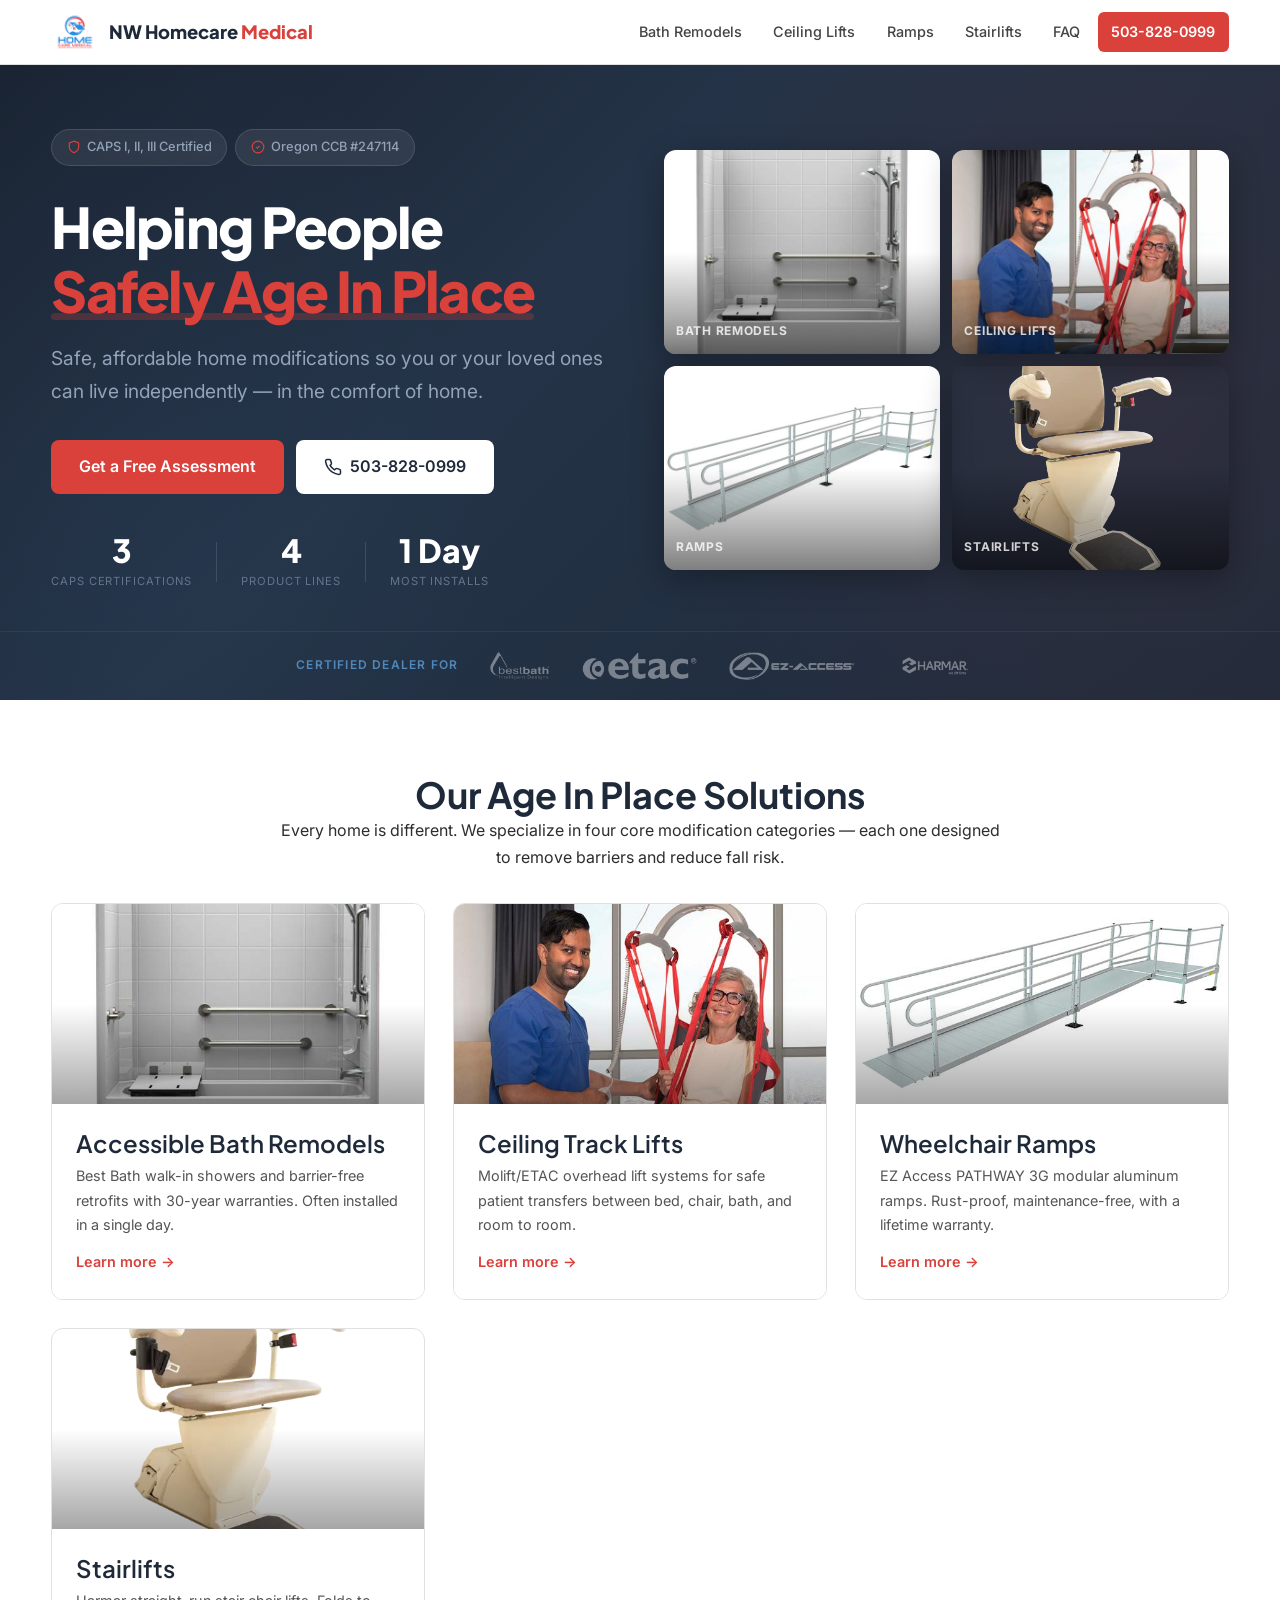
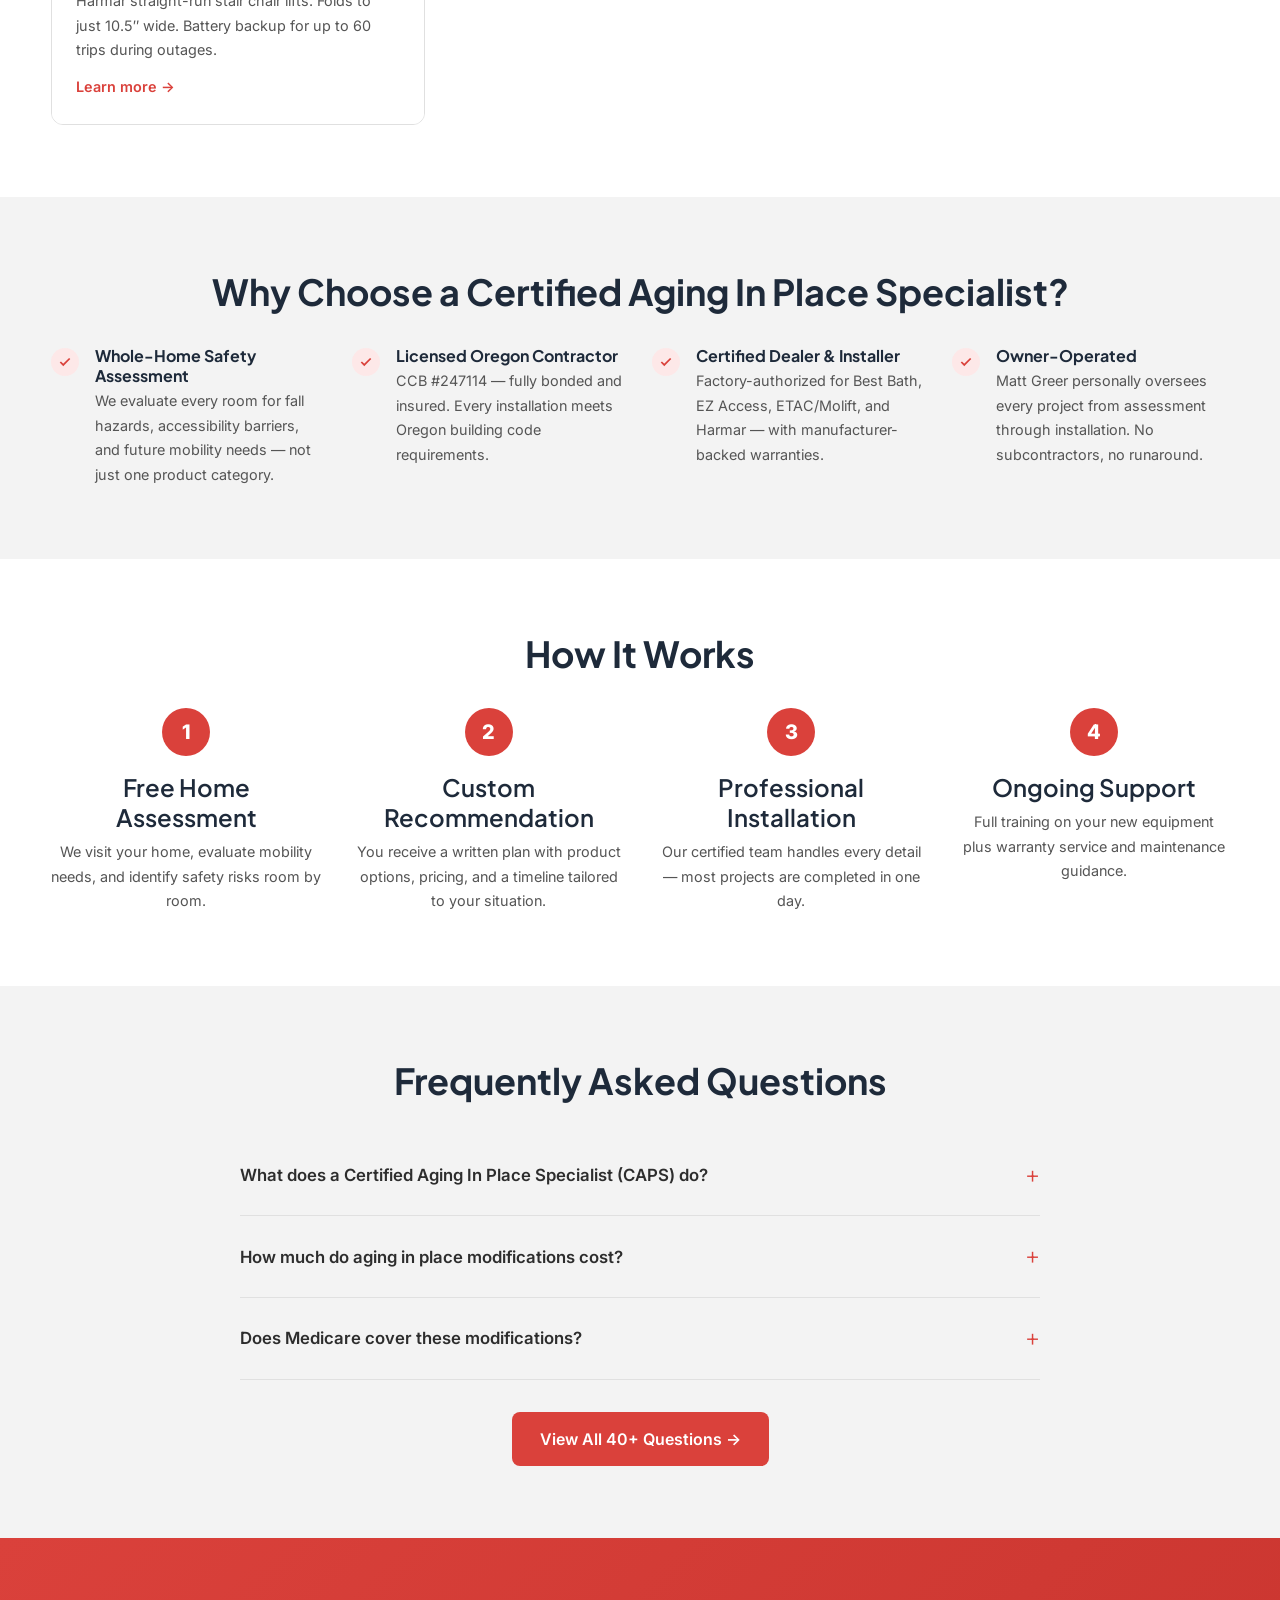
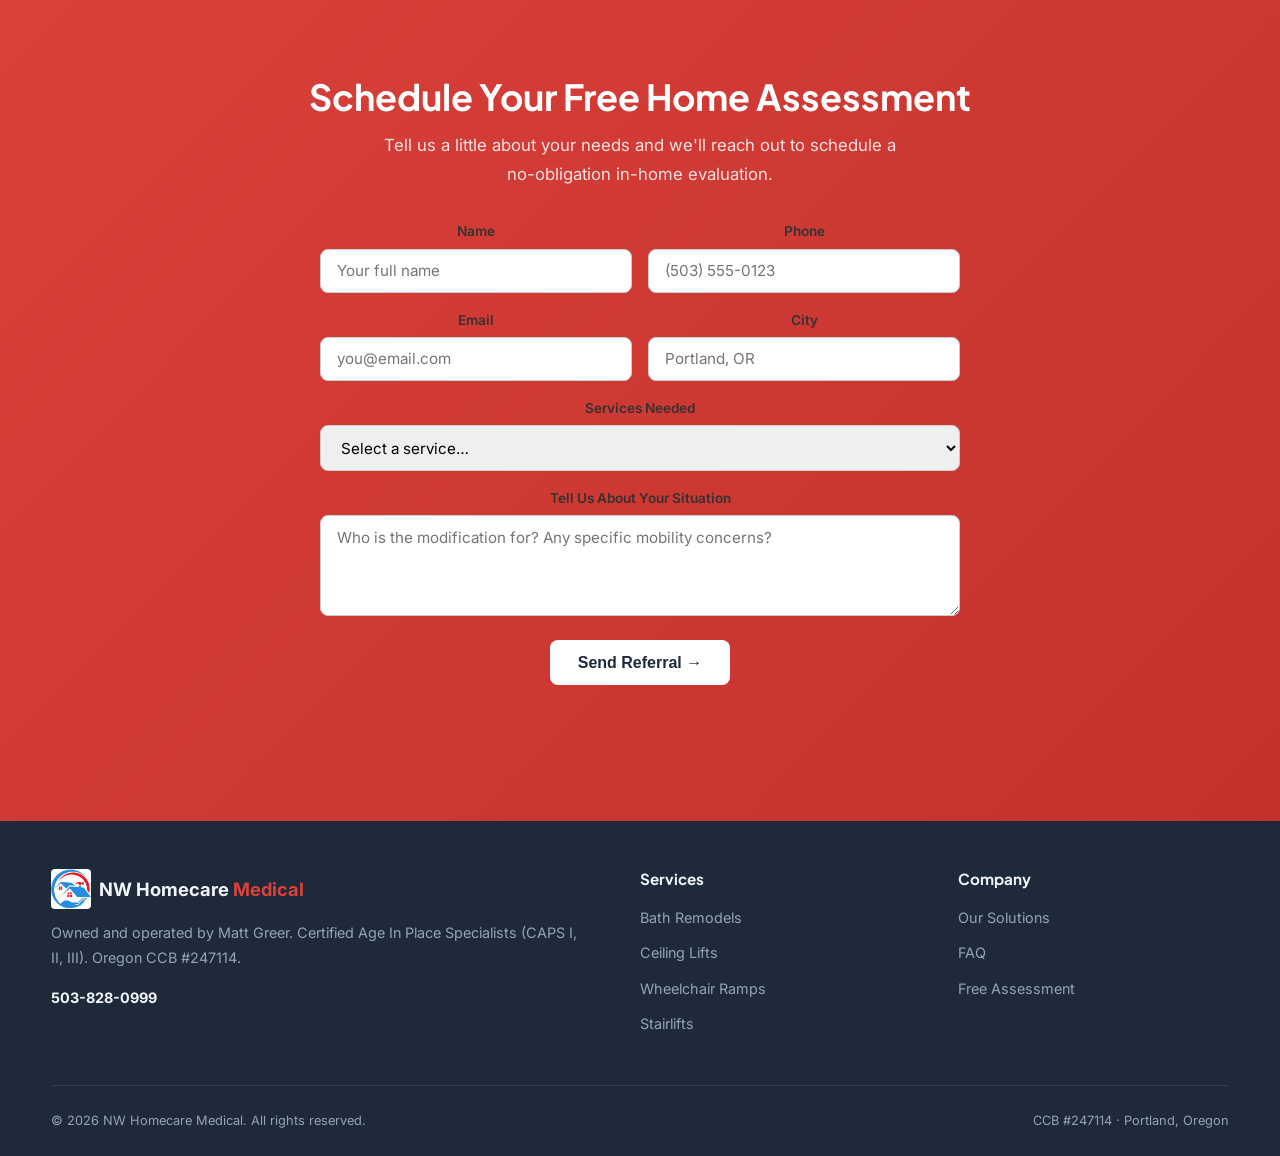
<file: index.html>
<!DOCTYPE html>
<html lang="en">
<head>
    <meta charset="UTF-8">
    <meta name="viewport" content="width=device-width, initial-scale=1">

    <!-- SEO -->
    <title>NW Homecare Medical — Aging In Place Home Modifications | Portland, OR</title>
    <meta name="description" content="Certified Age In Place Specialists (CAPS I, II, III) in Portland, OR. Accessible bathroom remodels, ceiling lifts, wheelchair ramps &amp; stairlifts. Licensed Oregon contractor CCB #247114. Call 503-828-0999.">
    <meta name="robots" content="index, follow, max-image-preview:large">
    <link rel="canonical" href="https://nwhomecaremed.com/">

    <!-- Open Graph -->
    <meta property="og:locale" content="en_US">
    <meta property="og:type" content="website">
    <meta property="og:title" content="NW Homecare Medical — Aging In Place Home Modifications | Portland, OR">
    <meta property="og:description" content="Safe, affordable in-home retrofits for independent living. Bathroom remodels, ceiling lifts, ramps &amp; stairlifts by certified CAPS specialists.">
    <meta property="og:url" content="https://nwhomecaremed.com/">
    <meta property="og:site_name" content="NW Homecare Medical">

    <!-- Twitter -->
    <meta name="twitter:card" content="summary_large_image">
    <meta name="twitter:title" content="NW Homecare Medical — Aging In Place Home Modifications">
    <meta name="twitter:description" content="Certified Age In Place Specialists in Portland, OR. Bathroom remodels, ceiling lifts, ramps &amp; stairlifts.">

    <!-- Fonts -->
    <link rel="preconnect" href="https://fonts.googleapis.com">
    <link rel="preconnect" href="https://fonts.gstatic.com" crossorigin>
    <link href="https://fonts.googleapis.com/css2?family=Inter:wght@400;500;600&family=Plus+Jakarta+Sans:wght@600;700;800&display=swap" rel="stylesheet">

    <meta name="theme-color" content="#1e2a3a">
    <meta name="apple-mobile-web-app-status-bar-style" content="black-translucent">

    <!-- Favicons -->
    <link rel="icon" href="/assets/images/favicon.jpg" sizes="32x32">
    <link rel="icon" href="/assets/images/favicon-300.jpg" sizes="192x192">
    <link rel="apple-touch-icon" href="/assets/images/favicon-300.jpg">

    <!-- CSS -->
    <link rel="stylesheet" href="/assets/css/main.css">

    <!-- Schema: LocalBusiness -->
    <script type="application/ld+json">
    {
        "@context": "https://schema.org",
        "@type": "HomeAndConstructionBusiness",
        "name": "NW Homecare Medical",
        "description": "Certified Age In Place Specialists providing accessible home modifications including bathroom remodels, ceiling lifts, wheelchair ramps, and stairlifts in Portland, Oregon.",
        "url": "https://nwhomecaremed.com",
        "telephone": "+1-503-828-0999",
        "address": {
            "@type": "PostalAddress",
            "addressLocality": "Portland",
            "addressRegion": "OR",
            "addressCountry": "US"
        },
        "areaServed": [
            {"@type": "State", "name": "Oregon"},
            {"@type": "City", "name": "Portland"},
            {"@type": "City", "name": "Beaverton"},
            {"@type": "City", "name": "Lake Oswego"},
            {"@type": "City", "name": "Tigard"},
            {"@type": "City", "name": "Gresham"},
            {"@type": "City", "name": "Hillsboro"}
        ],
        "hasCredential": [
            {"@type": "EducationalOccupationalCredential", "credentialCategory": "CAPS I, II, III — Certified Aging In Place Specialist"},
            {"@type": "EducationalOccupationalCredential", "credentialCategory": "Oregon CCB Licensed Contractor #247114"}
        ],
        "founder": {"@type": "Person", "name": "Matt Greer"},
        "knowsAbout": ["aging in place", "accessible bathroom remodel", "ceiling lifts", "wheelchair ramps", "stairlifts", "home accessibility modifications"]
    }
    </script>

    <!-- FAQPage schema lives on /faq/ — homepage has teaser only -->
</head>
<body>

<!-- ═══ HEADER ═══ -->
<header class="site-header">
    <div class="container header-inner">
        <a href="/" class="header-logo">
            <img src="/assets/images/logo.jpg" alt="NW Homecare Medical" width="800" height="800">
            <div class="header-logo-text">NW Homecare <span>Medical</span></div>
        </a>
        <button class="nav-toggle" aria-label="Toggle navigation" onclick="document.querySelector('.nav-main').classList.toggle('open')">
            <span></span><span></span><span></span>
        </button>
        <nav class="nav-main" aria-label="Main">
            <a href="/bath-remodel/">Bath Remodels</a>
            <a href="/overhead-lifts/">Ceiling Lifts</a>
            <a href="/wheelchair-ramps/">Ramps</a>
            <a href="/stairlifts/">Stairlifts</a>
            <a href="/faq/">FAQ</a>
            <a href="tel:5038280999" class="nav-cta">503-828-0999</a>
        </nav>
    </div>
</header>

<!-- ═══ HERO ═══ -->
<section class="hero-v2">
    <div class="hero-v2__bg"></div>
    <div class="container hero-v2__grid">
        <!-- LEFT: Content -->
        <div class="hero-v2__content">
            <div class="hero-v2__badges">
                <span class="hero-v2__badge">
                    <svg viewBox="0 0 24 24" fill="none" stroke="currentColor" stroke-width="2"><path d="M12 22s8-4 8-10V5l-8-3-8 3v7c0 6 8 10 8 10z"/></svg>
                    CAPS I, II, III Certified
                </span>
                <span class="hero-v2__badge">
                    <svg viewBox="0 0 24 24" fill="none" stroke="currentColor" stroke-width="2"><path d="M9 12l2 2 4-4"/><circle cx="12" cy="12" r="10"/></svg>
                    Oregon CCB #247114
                </span>
            </div>

            <h1 class="hero-v2__title">
                Helping People<br>
                <span class="hero-v2__highlight">Safely Age In Place</span>
            </h1>

            <p class="hero-v2__sub">Safe, affordable home modifications so you or your loved ones can live independently — in the comfort of home.</p>

            <div class="hero-v2__actions">
                <a href="#contact" class="btn btn-primary btn--lg">Get a Free Assessment</a>
                <a href="tel:5038280999" class="btn btn-white btn--lg">
                    <svg viewBox="0 0 24 24" fill="none" stroke="currentColor" stroke-width="2" style="width:18px;height:18px"><path d="M22 16.92v3a2 2 0 01-2.18 2 19.79 19.79 0 01-8.63-3.07 19.5 19.5 0 01-6-6 19.79 19.79 0 01-3.07-8.67A2 2 0 014.11 2h3a2 2 0 012 1.72c.127.96.361 1.903.7 2.81a2 2 0 01-.45 2.11L8.09 9.91a16 16 0 006 6l1.27-1.27a2 2 0 012.11-.45c.907.339 1.85.573 2.81.7A2 2 0 0122 16.92z"/></svg>
                    503-828-0999
                </a>
            </div>

            <!-- Stats -->
            <div class="hero-v2__stats">
                <div class="hero-v2__stat">
                    <span class="hero-v2__stat-num" data-target="3">0</span>
                    <span class="hero-v2__stat-label">CAPS Certifications</span>
                </div>
                <div class="hero-v2__stat-divider"></div>
                <div class="hero-v2__stat">
                    <span class="hero-v2__stat-num" data-target="4">0</span>
                    <span class="hero-v2__stat-label">Product Lines</span>
                </div>
                <div class="hero-v2__stat-divider"></div>
                <div class="hero-v2__stat">
                    <span class="hero-v2__stat-num" data-target="1" data-suffix=" Day">0</span>
                    <span class="hero-v2__stat-label">Most Installs</span>
                </div>
            </div>
        </div>

        <!-- RIGHT: Photo Mosaic -->
        <div class="hero-v2__mosaic">
            <div class="hero-v2__mosaic-img hero-v2__mosaic-img--1" style="background-image:url('/assets/images/bath-remodel.jpg')">
                <span class="hero-v2__mosaic-label">Bath Remodels</span>
            </div>
            <div class="hero-v2__mosaic-img hero-v2__mosaic-img--2" style="background-image:url('/assets/images/ceiling-lift-hoist.jpg')">
                <span class="hero-v2__mosaic-label">Ceiling Lifts</span>
            </div>
            <div class="hero-v2__mosaic-img hero-v2__mosaic-img--3" style="background-image:url('/assets/images/ramp-pathway3g.jpg')">
                <span class="hero-v2__mosaic-label">Ramps</span>
            </div>
            <div class="hero-v2__mosaic-img hero-v2__mosaic-img--4" style="background-image:url('/assets/images/stairlift-pinnacle.webp')">
                <span class="hero-v2__mosaic-label">Stairlifts</span>
            </div>
        </div>
    </div>

    <!-- Brand bar integrated -->
    <div class="hero-v2__brands">
        <div class="container">
            <span class="hero-v2__brands-label">Certified Dealer For</span>
            <div class="hero-v2__brands-logos">
                <img src="/assets/images/bestbath-logo-white.png" alt="Best Bath" loading="lazy">
                <img src="/assets/images/etac-logo.png" alt="ETAC / Molift" loading="lazy">
                <img src="/assets/images/ezaccess-logo-white.png" alt="EZ Access" loading="lazy">
                <img src="/assets/images/harmar-logo-white.png" alt="Harmar" loading="lazy">
            </div>
        </div>
    </div>
</section>

<!-- ═══ SERVICES GRID ═══ -->
<section class="section" id="services">
    <div class="container">
        <h2 class="text-center">Our Age In Place Solutions</h2>
        <p class="text-center" style="margin:0 auto">Every home is different. We specialize in four core modification categories — each one designed to remove barriers and reduce fall risk.</p>

        <div class="card-grid">
            <a href="/bath-remodel/" class="card-img">
                <div class="card-img-photo" style="background-image:url('/assets/images/bath-remodel.jpg')"></div>
                <div class="card-img-body">
                    <h3>Accessible Bath Remodels</h3>
                    <p>Best Bath walk-in showers and barrier-free retrofits with 30-year warranties. Often installed in a single day.</p>
                    <span class="card-link">Learn more →</span>
                </div>
            </a>

            <a href="/overhead-lifts/" class="card-img">
                <div class="card-img-photo" style="background-image:url('/assets/images/ceiling-lift-hoist.jpg')"></div>
                <div class="card-img-body">
                    <h3>Ceiling Track Lifts</h3>
                    <p>Molift/ETAC overhead lift systems for safe patient transfers between bed, chair, bath, and room to room.</p>
                    <span class="card-link">Learn more →</span>
                </div>
            </a>

            <a href="/wheelchair-ramps/" class="card-img">
                <div class="card-img-photo" style="background-image:url('/assets/images/ramp-pathway3g.jpg')"></div>
                <div class="card-img-body">
                    <h3>Wheelchair Ramps</h3>
                    <p>EZ Access PATHWAY 3G modular aluminum ramps. Rust-proof, maintenance-free, with a lifetime warranty.</p>
                    <span class="card-link">Learn more →</span>
                </div>
            </a>

            <a href="/stairlifts/" class="card-img">
                <div class="card-img-photo" style="background-image:url('/assets/images/stairlift-pinnacle.webp')"></div>
                <div class="card-img-body">
                    <h3>Stairlifts</h3>
                    <p>Harmar straight-run stair chair lifts. Folds to just 10.5″ wide. Battery backup for up to 60 trips during outages.</p>
                    <span class="card-link">Learn more →</span>
                </div>
            </a>
        </div>
    </div>
</section>

<!-- ═══ WHY CAPS MATTERS ═══ -->
<section class="section section--alt">
    <div class="container">
        <h2 class="text-center">Why Choose a Certified Aging In Place Specialist?</h2>
        <div class="features-grid mt-2">
            <div class="feature">
                <div class="feature-check"><svg viewBox="0 0 24 24" fill="none" stroke="currentColor" stroke-width="3"><path d="M20 6L9 17l-5-5"/></svg></div>
                <div>
                    <h4>Whole-Home Safety Assessment</h4>
                    <p>We evaluate every room for fall hazards, accessibility barriers, and future mobility needs — not just one product category.</p>
                </div>
            </div>
            <div class="feature">
                <div class="feature-check"><svg viewBox="0 0 24 24" fill="none" stroke="currentColor" stroke-width="3"><path d="M20 6L9 17l-5-5"/></svg></div>
                <div>
                    <h4>Licensed Oregon Contractor</h4>
                    <p>CCB #247114 — fully bonded and insured. Every installation meets Oregon building code requirements.</p>
                </div>
            </div>
            <div class="feature">
                <div class="feature-check"><svg viewBox="0 0 24 24" fill="none" stroke="currentColor" stroke-width="3"><path d="M20 6L9 17l-5-5"/></svg></div>
                <div>
                    <h4>Certified Dealer & Installer</h4>
                    <p>Factory-authorized for Best Bath, EZ Access, ETAC/Molift, and Harmar — with manufacturer-backed warranties.</p>
                </div>
            </div>
            <div class="feature">
                <div class="feature-check"><svg viewBox="0 0 24 24" fill="none" stroke="currentColor" stroke-width="3"><path d="M20 6L9 17l-5-5"/></svg></div>
                <div>
                    <h4>Owner-Operated</h4>
                    <p>Matt Greer personally oversees every project from assessment through installation. No subcontractors, no runaround.</p>
                </div>
            </div>
        </div>
    </div>
</section>

<!-- ═══ HOW IT WORKS ═══ -->
<section class="section">
    <div class="container">
        <h2 class="text-center">How It Works</h2>
        <div class="process-steps">
            <div class="step">
                <h3>Free Home Assessment</h3>
                <p>We visit your home, evaluate mobility needs, and identify safety risks room by room.</p>
            </div>
            <div class="step">
                <h3>Custom Recommendation</h3>
                <p>You receive a written plan with product options, pricing, and a timeline tailored to your situation.</p>
            </div>
            <div class="step">
                <h3>Professional Installation</h3>
                <p>Our certified team handles every detail — most projects are completed in one day.</p>
            </div>
            <div class="step">
                <h3>Ongoing Support</h3>
                <p>Full training on your new equipment plus warranty service and maintenance guidance.</p>
            </div>
        </div>
    </div>
</section>

<!-- ═══ FAQ TEASER ═══ -->
<section class="section section--alt" id="faq">
    <div class="container">
        <h2 class="text-center">Frequently Asked Questions</h2>
        <div class="faq-list">
            <details class="faq-item">
                <summary>What does a Certified Aging In Place Specialist (CAPS) do?</summary>
                <div class="faq-answer">A CAPS professional assesses your home for safety risks and recommends modifications — grab bars, walk-in showers, ramps, ceiling lifts, stairlifts — that let you live independently as you age. NW Homecare Medical holds all three CAPS certifications (I, II, and III) from the National Association of Home Builders.</div>
            </details>
            <details class="faq-item">
                <summary>How much do aging in place modifications cost?</summary>
                <div class="faq-answer">Costs vary by project scope. Grab bars start around $200–$400. Ramps run $2,000–$8,000+. Stairlifts and ceiling lifts fall in the $3,000–$10,000 range. Bathroom remodels range from $5,000–$15,000+. We provide free in-home assessments with written estimates — no pressure, no obligation.</div>
            </details>
            <details class="faq-item">
                <summary>Does Medicare cover these modifications?</summary>
                <div class="faq-answer">Medicare generally doesn't cover structural home modifications, but certain items like ceiling lifts may qualify as Durable Medical Equipment. Oregon Medicaid waivers, VA benefits, and long-term care insurance may also provide funding. We can help you understand your options.</div>
            </details>
        </div>
        <div class="text-center mt-2">
            <a href="/faq/" class="btn btn-primary">View All 40+ Questions →</a>
        </div>
    </div>
</section>

<!-- ═══ CTA / CONTACT FORM ═══ -->
<section class="section section--accent" id="contact">
    <div class="container cta-banner">
        <h2>Schedule Your Free Home Assessment</h2>
        <p>Tell us a little about your needs and we'll reach out to schedule a no-obligation in-home evaluation.</p>
        <form name="referral" method="POST" data-netlify="true" netlify-honeypot="bot-field">
            <p class="visually-hidden"><label>Don't fill this out: <input name="bot-field"></label></p>
            <div class="form-grid">
                <div class="form-field">
                    <label for="name">Name</label>
                    <input type="text" id="name" name="name" required placeholder="Your full name">
                </div>
                <div class="form-field">
                    <label for="phone">Phone</label>
                    <input type="tel" id="phone" name="phone" required placeholder="(503) 555-0123">
                </div>
                <div class="form-field">
                    <label for="email">Email</label>
                    <input type="email" id="email" name="email" placeholder="you@email.com">
                </div>
                <div class="form-field">
                    <label for="city">City</label>
                    <input type="text" id="city" name="city" placeholder="Portland, OR">
                </div>
                <div class="form-field full">
                    <label for="services">Services Needed</label>
                    <select id="services" name="services">
                        <option value="">Select a service…</option>
                        <option value="bath-remodel">Accessible Bathroom Remodel</option>
                        <option value="ceiling-lift">Ceiling Track Lift System</option>
                        <option value="wheelchair-ramp">Wheelchair Ramp</option>
                        <option value="stairlift">Stairlift</option>
                        <option value="assessment">General Home Assessment</option>
                        <option value="other">Other / Not Sure</option>
                    </select>
                </div>
                <div class="form-field full">
                    <label for="message">Tell Us About Your Situation</label>
                    <textarea id="message" name="message" rows="4" placeholder="Who is the modification for? Any specific mobility concerns?"></textarea>
                </div>
                <div class="form-field full text-center">
                    <button type="submit" class="btn btn-white">Send Referral →</button>
                </div>
            </div>
        </form>
    </div>
</section>

<!-- ═══ FOOTER ═══ -->
<footer class="site-footer">
    <div class="container">
        <div class="footer-grid">
            <div>
                <div class="footer-logo">
                    <img src="/assets/images/favicon-300.jpg" alt="NW Homecare Medical" width="300" height="300">
                    <div class="footer-brand">NW Homecare <span>Medical</span></div>
                </div>
                <p>Owned and operated by Matt Greer. Certified Age In Place Specialists (CAPS I, II, III). Oregon CCB #247114.</p>
                <p class="mt-1"><strong style="color:#f1f5f9">503-828-0999</strong></p>
            </div>
            <div>
                <h4>Services</h4>
                <ul>
                    <li><a href="/bath-remodel/">Bath Remodels</a></li>
                    <li><a href="/overhead-lifts/">Ceiling Lifts</a></li>
                    <li><a href="/wheelchair-ramps/">Wheelchair Ramps</a></li>
                    <li><a href="/stairlifts/">Stairlifts</a></li>
                </ul>
            </div>
            <div>
                <h4>Company</h4>
                <ul>
                    <li><a href="/#services">Our Solutions</a></li>
                    <li><a href="/faq/">FAQ</a></li>
                    <li><a href="/#contact">Free Assessment</a></li>
                </ul>
            </div>
        </div>
        <div class="footer-bottom">
            <span>&copy; 2026 NW Homecare Medical. All rights reserved.</span>
            <span>CCB #247114 · Portland, Oregon</span>
        </div>
    </div>
</footer>

<!-- Mobile Sticky CTA -->
<div class="mobile-cta-bar" id="mobileCta">
    <div class="container">
        <a href="tel:5038280999" class="mcta-call">Call Now</a>
        <a href="#contact" class="mcta-form">Free Assessment</a>
    </div>
</div>

<script>
(function(){
  var nav=document.querySelector('.nav-main');
  nav.addEventListener('click',function(e){if(e.target.tagName==='A')nav.classList.remove('open')});

  var bar=document.getElementById('mobileCta');
  if(bar){
    var contact=document.getElementById('contact');
    if(contact){
      var io=new IntersectionObserver(function(entries){
        bar.style.transform=entries[0].isIntersecting?'translateY(100%)':'translateY(0)';
        bar.style.transition='transform .3s ease';
      },{threshold:0.1});
      io.observe(contact);
    }
  }

  // Count-up animation for hero stats
  var counted=false;
  var statsSection=document.querySelector('.hero-v2__stats');
  if(statsSection){
    var sio=new IntersectionObserver(function(entries){
      if(entries[0].isIntersecting&&!counted){
        counted=true;
        document.querySelectorAll('.hero-v2__stat-num').forEach(function(el){
          var target=parseInt(el.getAttribute('data-target'),10);
          var suffix=el.getAttribute('data-suffix')||'';
          var start=0;
          var duration=1200;
          var startTime=null;
          function step(ts){
            if(!startTime)startTime=ts;
            var progress=Math.min((ts-startTime)/duration,1);
            var eased=1-Math.pow(1-progress,3);
            var current=Math.round(start+(target-start)*eased);
            el.textContent=current+suffix;
            if(progress<1)requestAnimationFrame(step);
          }
          requestAnimationFrame(step);
        });
      }
    },{threshold:0.3});
    sio.observe(statsSection);
  }
})();
</script>

</body>
</html>
</file>
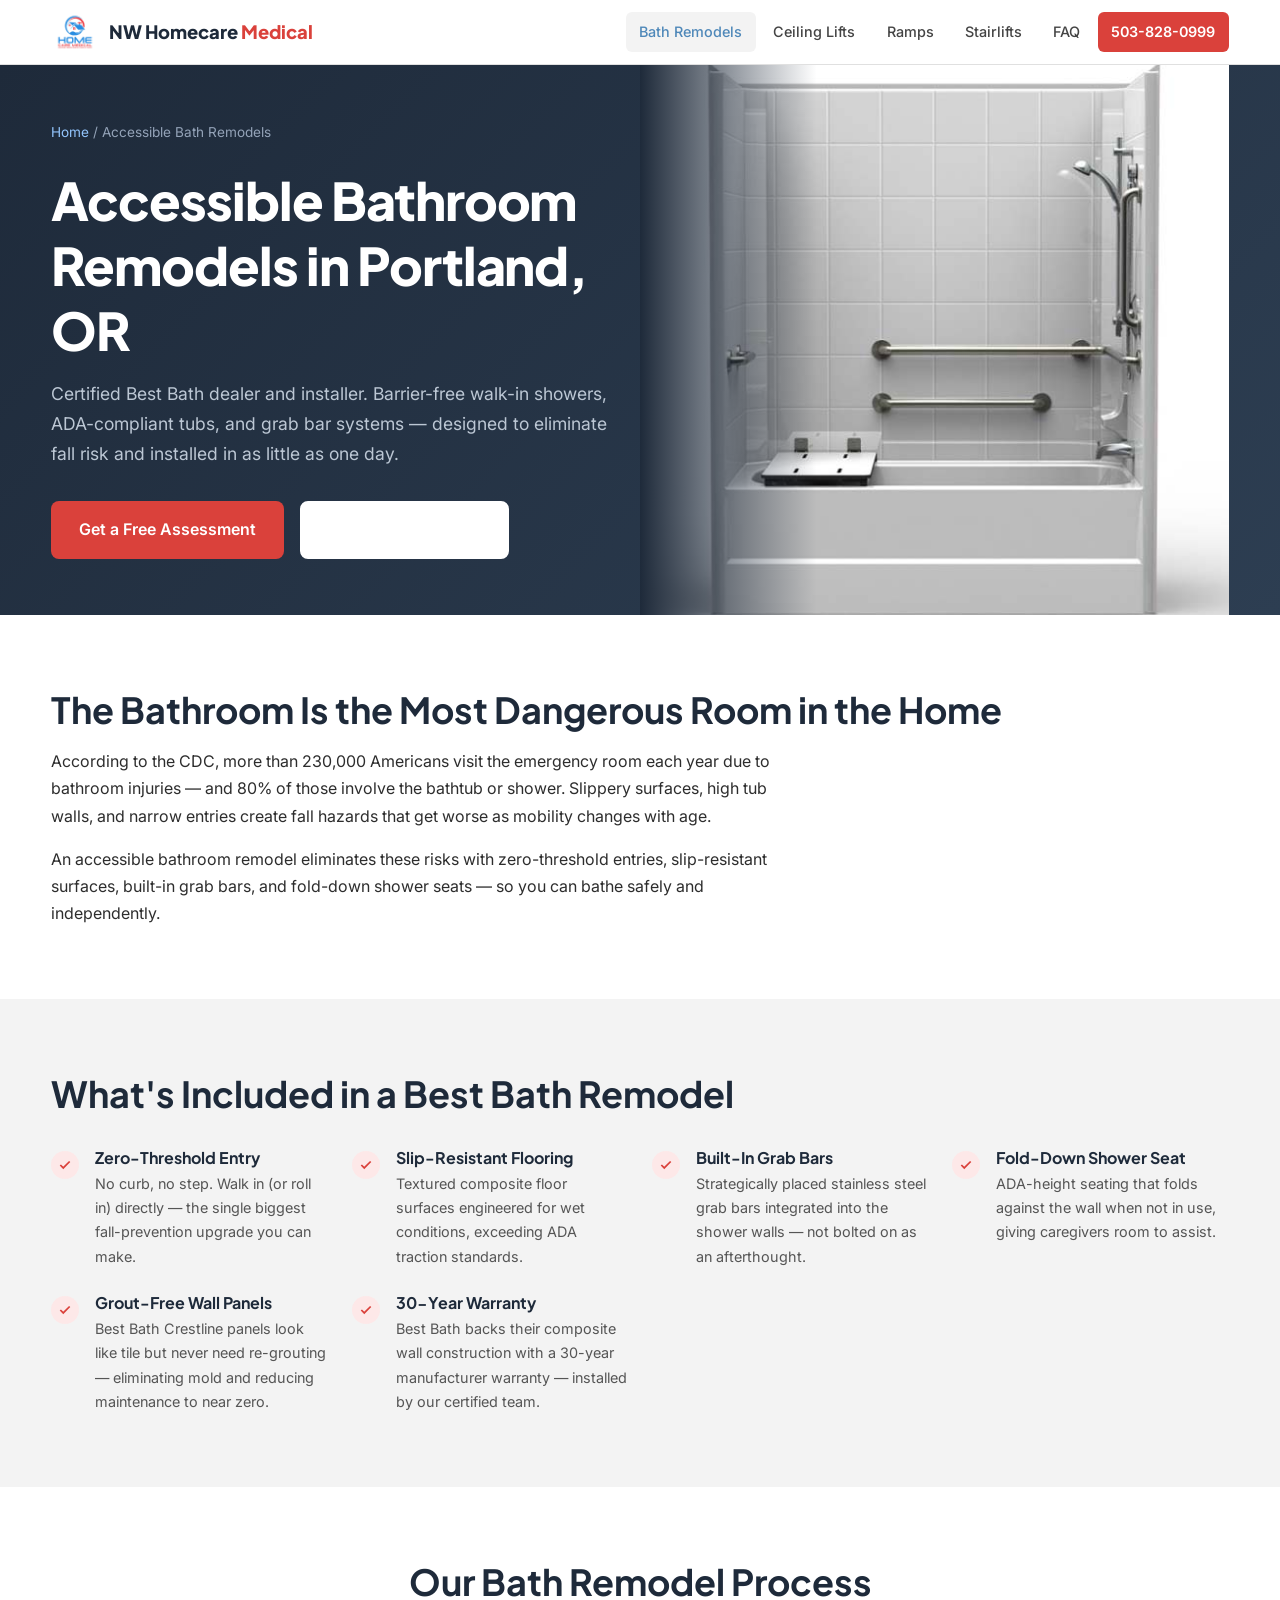
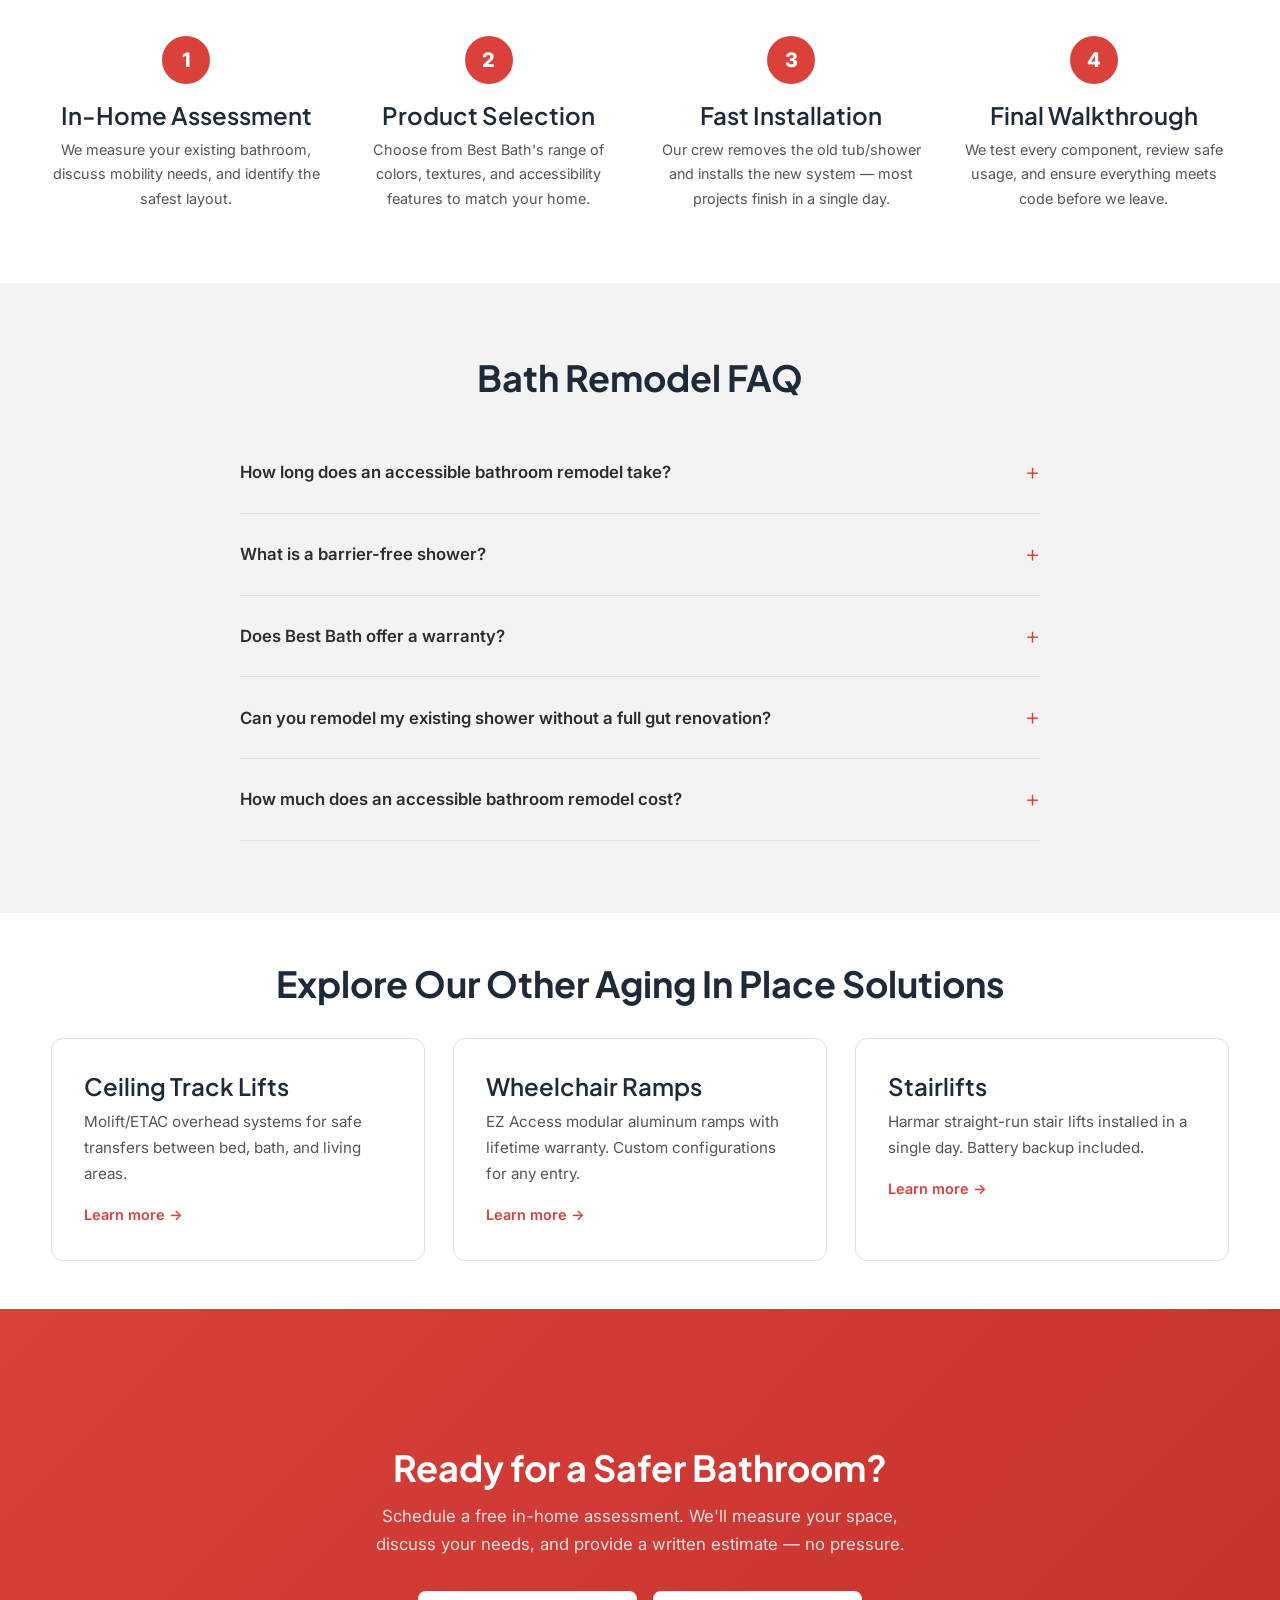
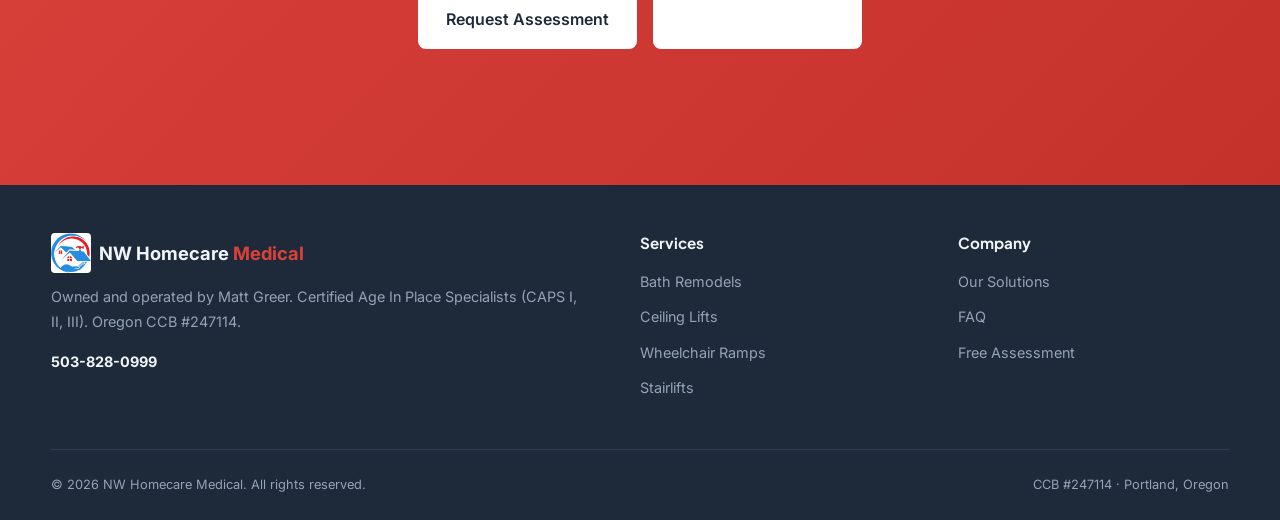
<file: bath-remodel/index.html>
<!DOCTYPE html>
<html lang="en">
<head>
    <meta charset="UTF-8">
    <meta name="viewport" content="width=device-width, initial-scale=1">

    <title>Accessible Bathroom Remodel Portland — Best Bath Walk-In Showers | NW Homecare Medical</title>
    <meta name="description" content="Best Bath certified dealer in Portland, OR. Barrier-free walk-in showers, ADA-compliant tubs &amp; grab bars. 30-year warranty. Installed in as little as one day. Free assessment — call 503-828-0999.">
    <meta name="robots" content="index, follow, max-image-preview:large">
    <link rel="canonical" href="https://nwhomecaremed.com/bath-remodel/">

    <meta property="og:locale" content="en_US">
    <meta property="og:type" content="website">
    <meta property="og:title" content="Accessible Bathroom Remodel Portland — Best Bath Walk-In Showers">
    <meta property="og:description" content="Barrier-free walk-in showers and ADA-compliant bathroom retrofits by a CAPS-certified installer in Portland, OR. 30-year warranty.">
    <meta property="og:url" content="https://nwhomecaremed.com/bath-remodel/">
    <meta property="og:site_name" content="NW Homecare Medical">
    <meta name="twitter:card" content="summary_large_image">

    <link rel="preconnect" href="https://fonts.googleapis.com">
    <link rel="preconnect" href="https://fonts.gstatic.com" crossorigin>
    <link href="https://fonts.googleapis.com/css2?family=Inter:wght@400;500;600&family=Plus+Jakarta+Sans:wght@600;700;800&display=swap" rel="stylesheet">
    <meta name="theme-color" content="#1e2a3a">
    <meta name="apple-mobile-web-app-status-bar-style" content="black-translucent">
    <link rel="icon" href="/assets/images/favicon.jpg" sizes="32x32">
    <link rel="icon" href="/assets/images/favicon-300.jpg" sizes="192x192">
    <link rel="apple-touch-icon" href="/assets/images/favicon-300.jpg">
    <link rel="stylesheet" href="/assets/css/main.css">

    <script type="application/ld+json">
    {
        "@context": "https://schema.org",
        "@type": "Service",
        "serviceType": "Accessible Bathroom Remodel",
        "provider": {
            "@type": "HomeAndConstructionBusiness",
            "name": "NW Homecare Medical",
            "telephone": "+1-503-828-0999",
            "url": "https://nwhomecaremed.com",
            "address": {"@type": "PostalAddress", "addressLocality": "Portland", "addressRegion": "OR", "addressCountry": "US"}
        },
        "areaServed": {"@type": "State", "name": "Oregon"},
        "description": "Best Bath certified dealer providing barrier-free walk-in shower installations, ADA-compliant tub retrofits, and grab bar systems for aging in place.",
        "brand": {"@type": "Brand", "name": "Best Bath"}
    }
    </script>

    <script type="application/ld+json">
    {
        "@context": "https://schema.org",
        "@type": "FAQPage",
        "mainEntity": [
            {
                "@type": "Question",
                "name": "How long does an accessible bathroom remodel take?",
                "acceptedAnswer": {"@type": "Answer", "text": "Most Best Bath walk-in shower installations are completed in one day. A more complex full-bathroom remodel with plumbing changes may take 2–3 days."}
            },
            {
                "@type": "Question",
                "name": "What is a barrier-free shower?",
                "acceptedAnswer": {"@type": "Answer", "text": "A barrier-free (or zero-threshold) shower has no step or curb to step over. This eliminates the #1 bathroom fall hazard and allows wheelchair or walker access directly into the shower."}
            },
            {
                "@type": "Question",
                "name": "Does Best Bath offer a warranty?",
                "acceptedAnswer": {"@type": "Answer", "text": "Yes. Best Bath offers a 30-year warranty on their composite wall construction. As a certified dealer, NW Homecare Medical ensures your installation is fully covered."}
            },
            {
                "@type": "Question",
                "name": "Can you remodel my existing shower without a full gut renovation?",
                "acceptedAnswer": {"@type": "Answer", "text": "Yes. Best Bath's multi-piece prefabricated systems are designed to retrofit into existing bathroom spaces. In many cases we can install a new accessible shower without tearing down walls."}
            }
        ]
    }
    </script>
</head>
<body>

<!-- HEADER -->
<header class="site-header">
    <div class="container header-inner">
        <a href="/" class="header-logo">
            <img src="/assets/images/logo.jpg" alt="NW Homecare Medical" width="800" height="800">
            <div class="header-logo-text">NW Homecare <span>Medical</span></div>
        </a>
        <button class="nav-toggle" aria-label="Toggle navigation" onclick="document.querySelector('.nav-main').classList.toggle('open')">
            <span></span><span></span><span></span>
        </button>
        <nav class="nav-main" aria-label="Main">
            <a href="/bath-remodel/" class="active">Bath Remodels</a>
            <a href="/overhead-lifts/">Ceiling Lifts</a>
            <a href="/wheelchair-ramps/">Ramps</a>
            <a href="/stairlifts/">Stairlifts</a>
            <a href="/faq/">FAQ</a>
            <a href="tel:5038280999" class="nav-cta">503-828-0999</a>
        </nav>
    </div>
</header>

<!-- HERO -->
<section class="service-hero service-hero--img">
    <div class="container">
        <div class="hero-split">
            <div class="hero-content">
                <div class="breadcrumb"><a href="/">Home</a> / Accessible Bath Remodels</div>
                <h1>Accessible Bathroom Remodels in Portland, OR</h1>
                <p>Certified Best Bath dealer and installer. Barrier-free walk-in showers, ADA-compliant tubs, and grab bar systems — designed to eliminate fall risk and installed in as little as one day.</p>
                <div class="btn-group mt-2" style="justify-content:flex-start">
                    <a href="/#contact" class="btn btn-primary">Get a Free Assessment</a>
                    <a href="tel:5038280999" class="btn btn-secondary" style="border-color:#fff;color:#fff">Call 503-828-0999</a>
                </div>
            </div>
            <div class="hero-image" style="background-image:url('/assets/images/bath-remodel.jpg')"></div>
        </div>
    </div>
</section>

<!-- WHY BATHROOM FALLS MATTER -->
<section class="section">
    <div class="container">
        <h2>The Bathroom Is the Most Dangerous Room in the Home</h2>
        <p class="mt-1">According to the CDC, more than 230,000 Americans visit the emergency room each year due to bathroom injuries — and 80% of those involve the bathtub or shower. Slippery surfaces, high tub walls, and narrow entries create fall hazards that get worse as mobility changes with age.</p>
        <p class="mt-1">An accessible bathroom remodel eliminates these risks with zero-threshold entries, slip-resistant surfaces, built-in grab bars, and fold-down shower seats — so you can bathe safely and independently.</p>
    </div>
</section>

<!-- FEATURES -->
<section class="section section--alt">
    <div class="container">
        <h2>What's Included in a Best Bath Remodel</h2>
        <div class="features-grid mt-2">
            <div class="feature">
                <div class="feature-check"><svg viewBox="0 0 24 24" fill="none" stroke="currentColor" stroke-width="3"><path d="M20 6L9 17l-5-5"/></svg></div>
                <div>
                    <h4>Zero-Threshold Entry</h4>
                    <p>No curb, no step. Walk in (or roll in) directly — the single biggest fall-prevention upgrade you can make.</p>
                </div>
            </div>
            <div class="feature">
                <div class="feature-check"><svg viewBox="0 0 24 24" fill="none" stroke="currentColor" stroke-width="3"><path d="M20 6L9 17l-5-5"/></svg></div>
                <div>
                    <h4>Slip-Resistant Flooring</h4>
                    <p>Textured composite floor surfaces engineered for wet conditions, exceeding ADA traction standards.</p>
                </div>
            </div>
            <div class="feature">
                <div class="feature-check"><svg viewBox="0 0 24 24" fill="none" stroke="currentColor" stroke-width="3"><path d="M20 6L9 17l-5-5"/></svg></div>
                <div>
                    <h4>Built-In Grab Bars</h4>
                    <p>Strategically placed stainless steel grab bars integrated into the shower walls — not bolted on as an afterthought.</p>
                </div>
            </div>
            <div class="feature">
                <div class="feature-check"><svg viewBox="0 0 24 24" fill="none" stroke="currentColor" stroke-width="3"><path d="M20 6L9 17l-5-5"/></svg></div>
                <div>
                    <h4>Fold-Down Shower Seat</h4>
                    <p>ADA-height seating that folds against the wall when not in use, giving caregivers room to assist.</p>
                </div>
            </div>
            <div class="feature">
                <div class="feature-check"><svg viewBox="0 0 24 24" fill="none" stroke="currentColor" stroke-width="3"><path d="M20 6L9 17l-5-5"/></svg></div>
                <div>
                    <h4>Grout-Free Wall Panels</h4>
                    <p>Best Bath Crestline panels look like tile but never need re-grouting — eliminating mold and reducing maintenance to near zero.</p>
                </div>
            </div>
            <div class="feature">
                <div class="feature-check"><svg viewBox="0 0 24 24" fill="none" stroke="currentColor" stroke-width="3"><path d="M20 6L9 17l-5-5"/></svg></div>
                <div>
                    <h4>30-Year Warranty</h4>
                    <p>Best Bath backs their composite wall construction with a 30-year manufacturer warranty — installed by our certified team.</p>
                </div>
            </div>
        </div>
    </div>
</section>

<!-- PROCESS -->
<section class="section">
    <div class="container">
        <h2 class="text-center">Our Bath Remodel Process</h2>
        <div class="process-steps">
            <div class="step">
                <h3>In-Home Assessment</h3>
                <p>We measure your existing bathroom, discuss mobility needs, and identify the safest layout.</p>
            </div>
            <div class="step">
                <h3>Product Selection</h3>
                <p>Choose from Best Bath's range of colors, textures, and accessibility features to match your home.</p>
            </div>
            <div class="step">
                <h3>Fast Installation</h3>
                <p>Our crew removes the old tub/shower and installs the new system — most projects finish in a single day.</p>
            </div>
            <div class="step">
                <h3>Final Walkthrough</h3>
                <p>We test every component, review safe usage, and ensure everything meets code before we leave.</p>
            </div>
        </div>
    </div>
</section>

<!-- FAQ -->
<section class="section section--alt" id="faq">
    <div class="container">
        <h2 class="text-center">Bath Remodel FAQ</h2>
        <div class="faq-list">
            <details class="faq-item">
                <summary>How long does an accessible bathroom remodel take?</summary>
                <div class="faq-answer">Most Best Bath walk-in shower installations are completed in one day. A more complex full-bathroom remodel with plumbing changes may take 2–3 days. We'll give you a clear timeline during your assessment.</div>
            </details>
            <details class="faq-item">
                <summary>What is a barrier-free shower?</summary>
                <div class="faq-answer">A barrier-free (or zero-threshold) shower has no step or curb to step over. This eliminates the #1 bathroom fall hazard and allows wheelchair or walker access directly into the shower area.</div>
            </details>
            <details class="faq-item">
                <summary>Does Best Bath offer a warranty?</summary>
                <div class="faq-answer">Yes. Best Bath offers a 30-year warranty on their composite wall construction. As a certified dealer, NW Homecare Medical ensures your installation is fully backed by the manufacturer.</div>
            </details>
            <details class="faq-item">
                <summary>Can you remodel my existing shower without a full gut renovation?</summary>
                <div class="faq-answer">In most cases, yes. Best Bath's multi-piece prefabricated systems are designed to retrofit into existing bathroom spaces without tearing down walls. We fit the new system within your current footprint.</div>
            </details>
            <details class="faq-item">
                <summary>How much does an accessible bathroom remodel cost?</summary>
                <div class="faq-answer">A typical Best Bath walk-in shower retrofit ranges from $5,000 to $15,000 depending on size, features, and site conditions. We provide free written estimates after an in-home assessment.</div>
            </details>
        </div>
    </div>
</section>

<!-- CROSS-LINKS -->
<section class="section cross-links">
    <div class="container">
        <h2>Explore Our Other Aging In Place Solutions</h2>
        <div class="card-grid">
            <a href="/overhead-lifts/" class="card" style="text-decoration:none;color:inherit">
                <h3>Ceiling Track Lifts</h3>
                <p>Molift/ETAC overhead systems for safe transfers between bed, bath, and living areas.</p>
                <span class="card-link">Learn more →</span>
            </a>
            <a href="/wheelchair-ramps/" class="card" style="text-decoration:none;color:inherit">
                <h3>Wheelchair Ramps</h3>
                <p>EZ Access modular aluminum ramps with lifetime warranty. Custom configurations for any entry.</p>
                <span class="card-link">Learn more →</span>
            </a>
            <a href="/stairlifts/" class="card" style="text-decoration:none;color:inherit">
                <h3>Stairlifts</h3>
                <p>Harmar straight-run stair lifts installed in a single day. Battery backup included.</p>
                <span class="card-link">Learn more →</span>
            </a>
        </div>
    </div>
</section>

<!-- CTA -->
<section class="section section--accent" id="cta">
    <div class="container cta-banner">
        <h2>Ready for a Safer Bathroom?</h2>
        <p>Schedule a free in-home assessment. We'll measure your space, discuss your needs, and provide a written estimate — no pressure.</p>
        <div class="btn-group">
            <a href="/#contact" class="btn btn-white">Request Assessment</a>
            <a href="tel:5038280999" class="btn btn-secondary" style="border-color:#fff;color:#fff">Call 503-828-0999</a>
        </div>
    </div>
</section>

<!-- FOOTER -->
<footer class="site-footer">
    <div class="container">
        <div class="footer-grid">
            <div>
                <div class="footer-logo">
                    <img src="/assets/images/favicon-300.jpg" alt="NW Homecare Medical" width="300" height="300">
                    <div class="footer-brand">NW Homecare <span>Medical</span></div>
                </div>
                <p>Owned and operated by Matt Greer. Certified Age In Place Specialists (CAPS I, II, III). Oregon CCB #247114.</p>
                <p class="mt-1"><strong style="color:#f1f5f9">503-828-0999</strong></p>
            </div>
            <div>
                <h4>Services</h4>
                <ul>
                    <li><a href="/bath-remodel/">Bath Remodels</a></li>
                    <li><a href="/overhead-lifts/">Ceiling Lifts</a></li>
                    <li><a href="/wheelchair-ramps/">Wheelchair Ramps</a></li>
                    <li><a href="/stairlifts/">Stairlifts</a></li>
                </ul>
            </div>
            <div>
                <h4>Company</h4>
                <ul>
                    <li><a href="/#services">Our Solutions</a></li>
                    <li><a href="/faq/">FAQ</a></li>
                    <li><a href="/#contact">Free Assessment</a></li>
                </ul>
            </div>
        </div>
        <div class="footer-bottom">
            <span>&copy; 2026 NW Homecare Medical. All rights reserved.</span>
            <span>CCB #247114 · Portland, Oregon</span>
        </div>
    </div>
</footer>

<!-- Mobile Sticky CTA -->
<div class="mobile-cta-bar">
    <div class="container">
        <a href="tel:5038280999" class="mcta-call">Call Now</a>
        <a href="/#contact" class="mcta-form">Free Assessment</a>
    </div>
</div>

<script>
(function(){
  var nav=document.querySelector('.nav-main');
  nav.addEventListener('click',function(e){if(e.target.tagName==='A')nav.classList.remove('open')});
})();
</script>

</body>
</html>
</file>
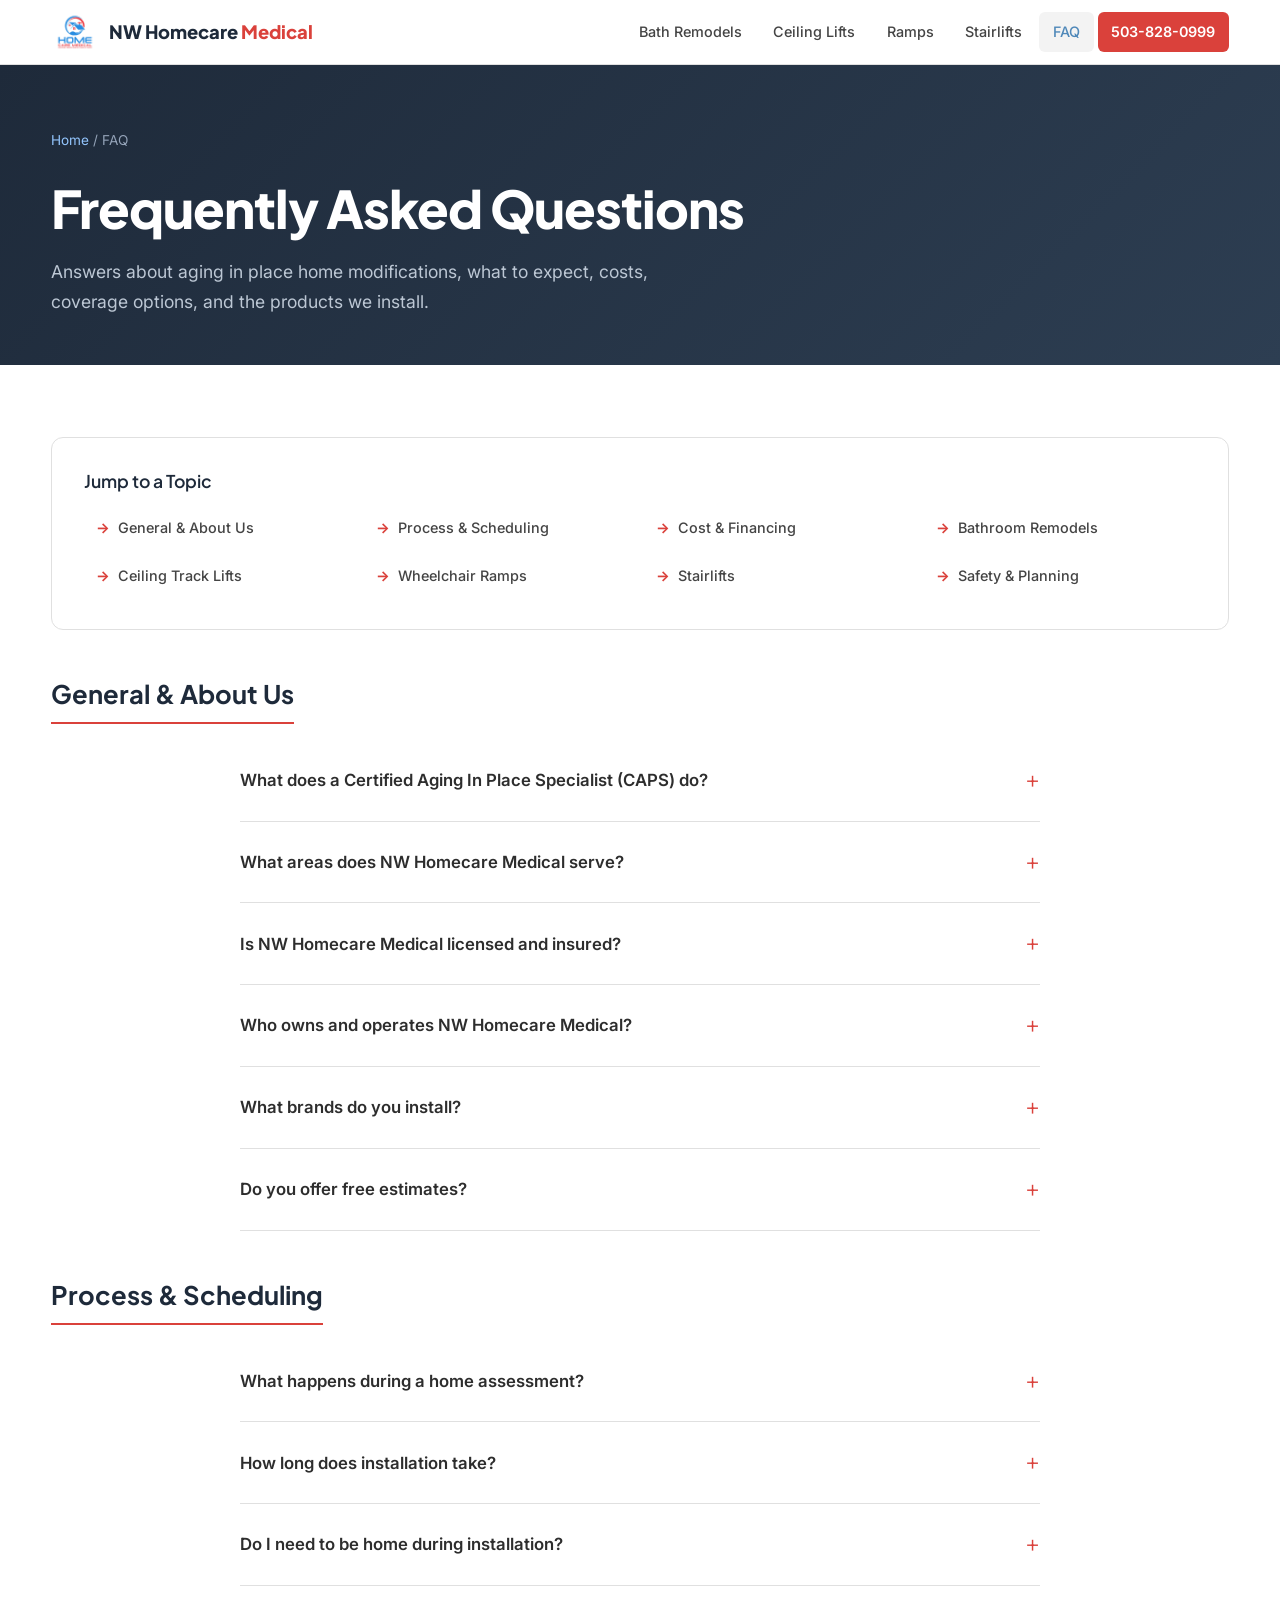
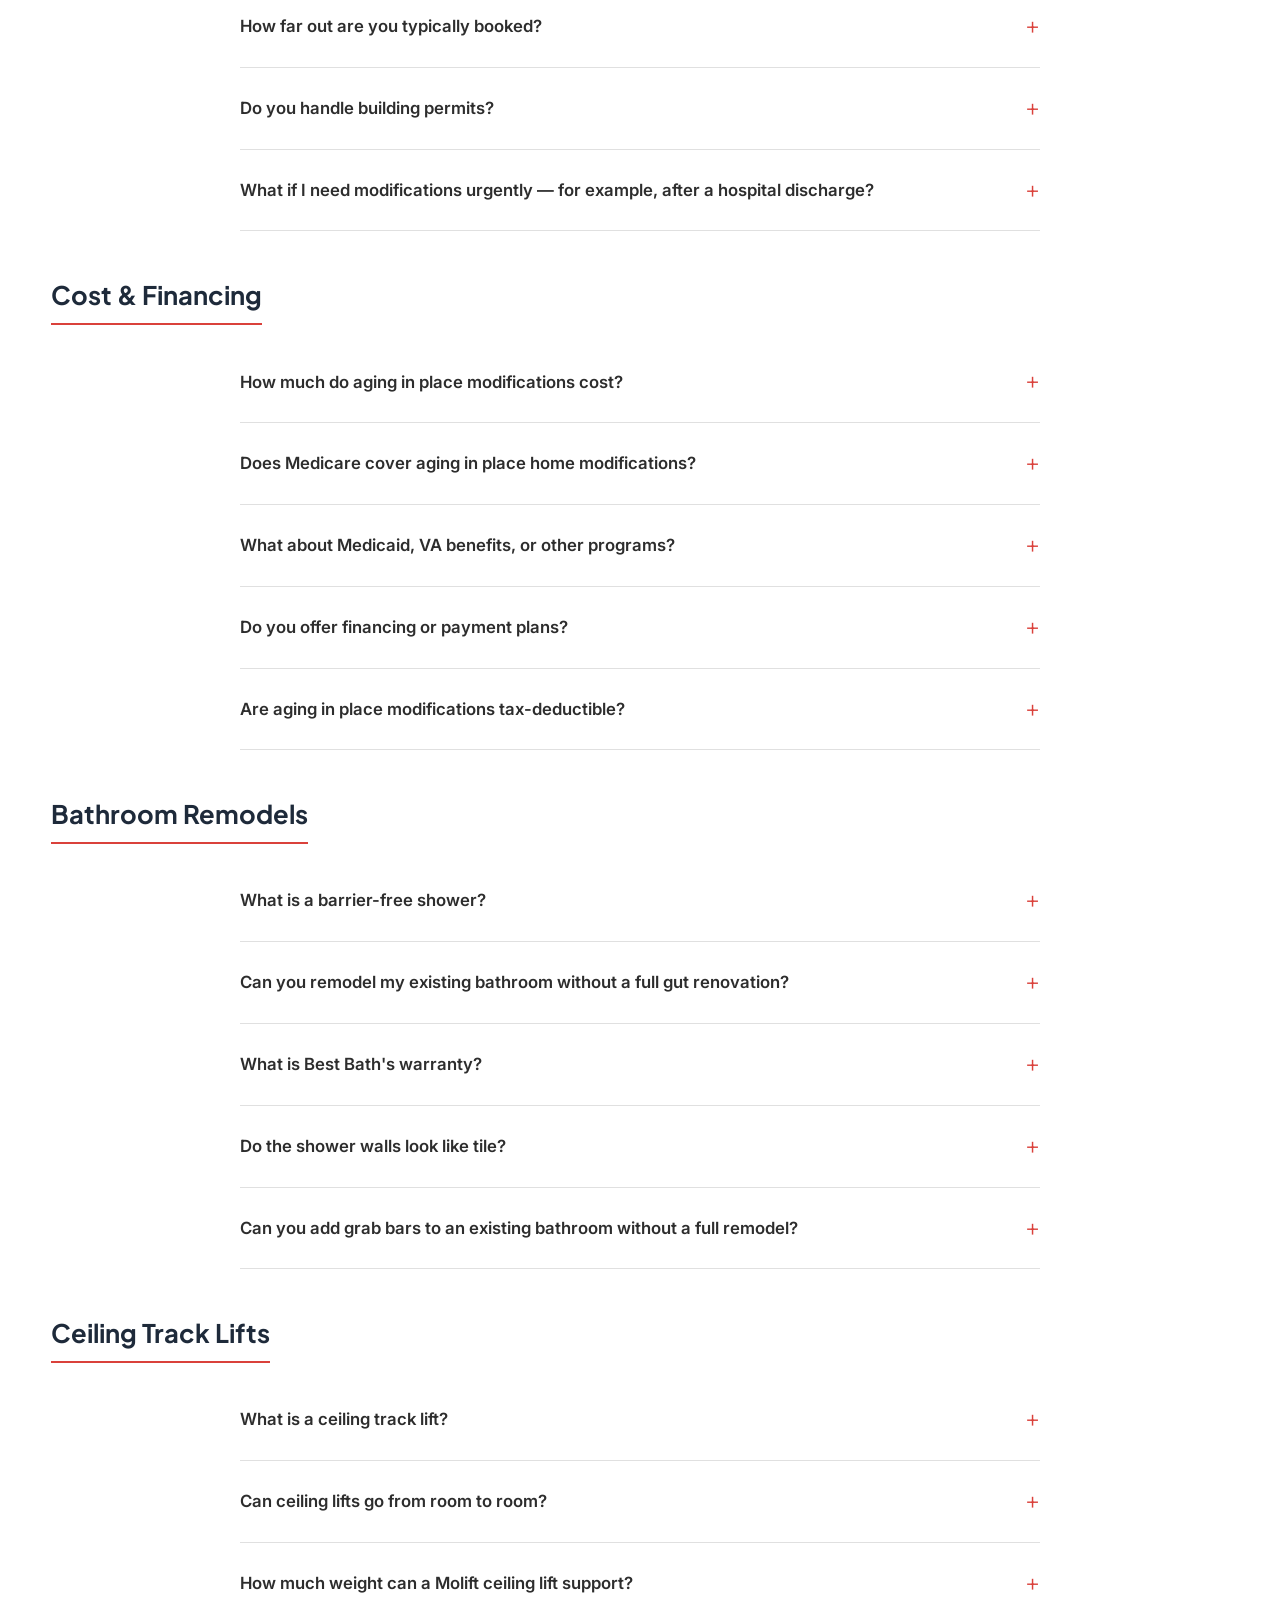
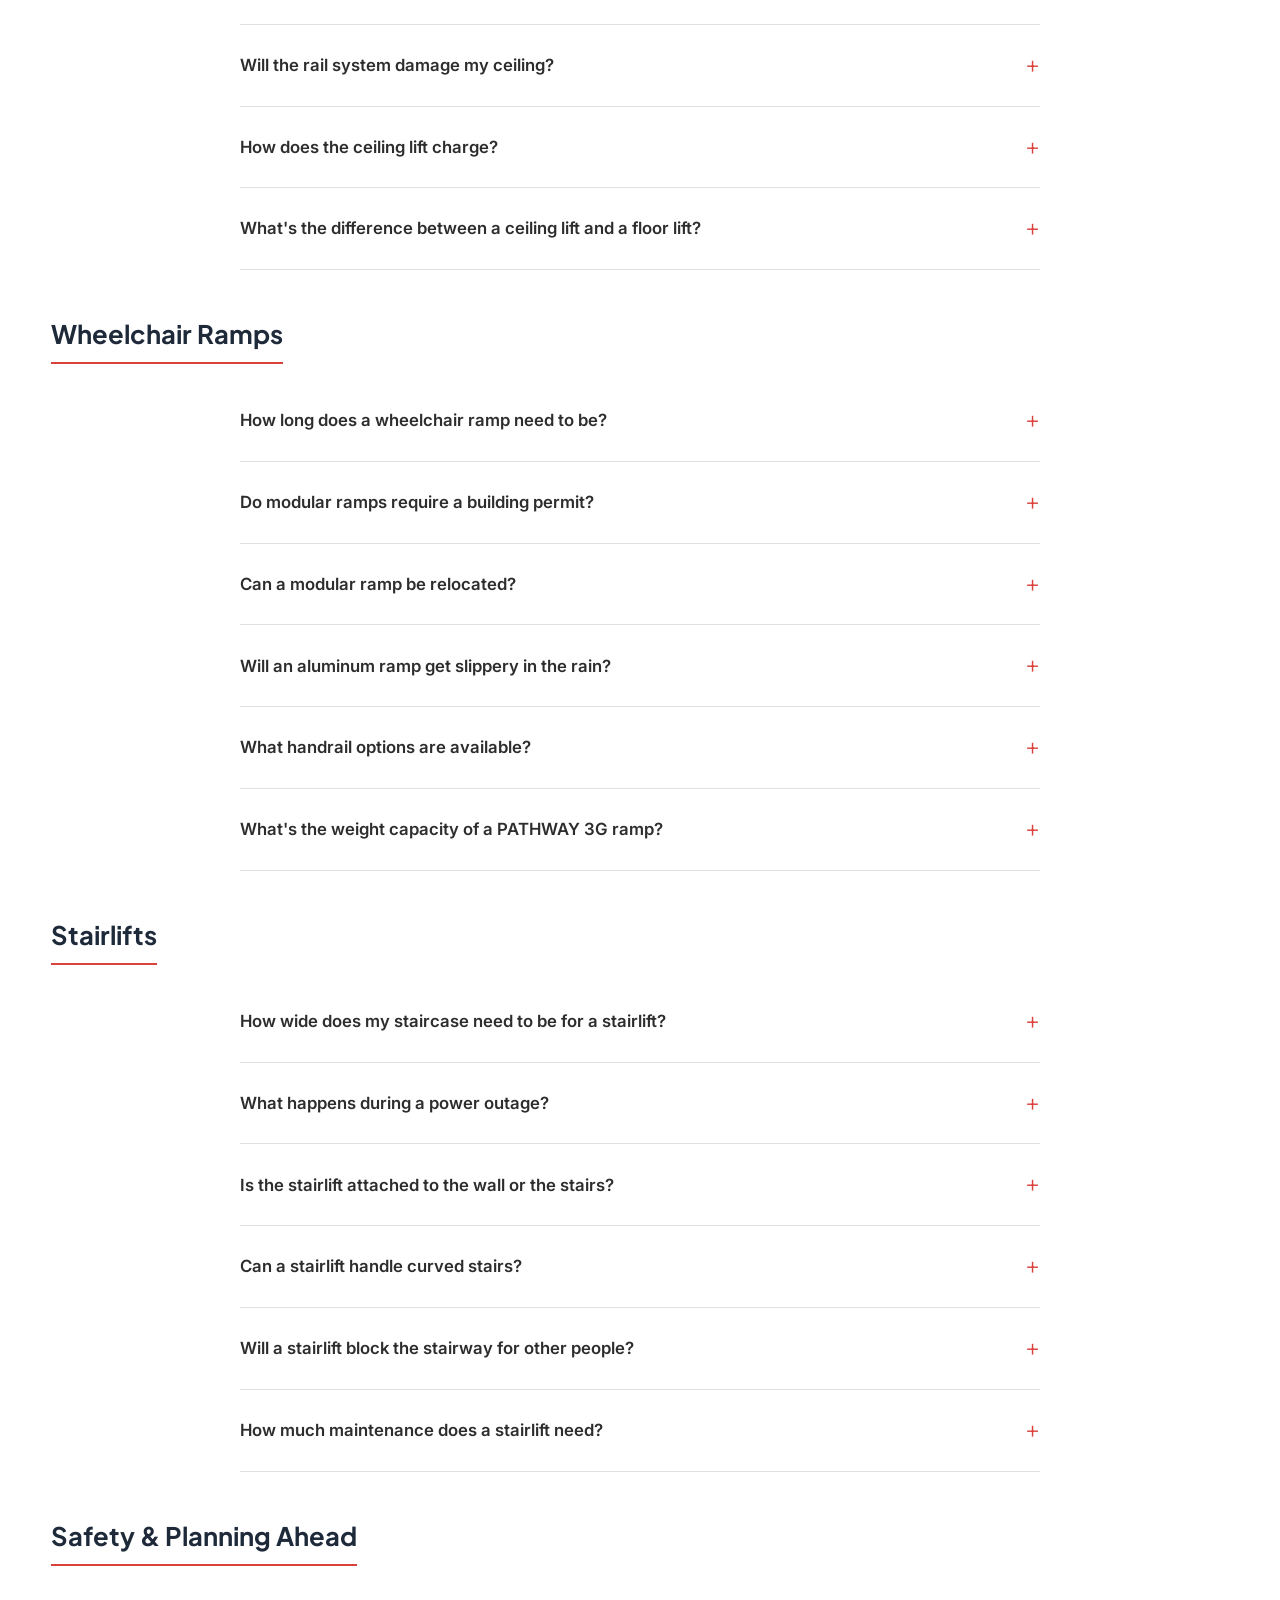
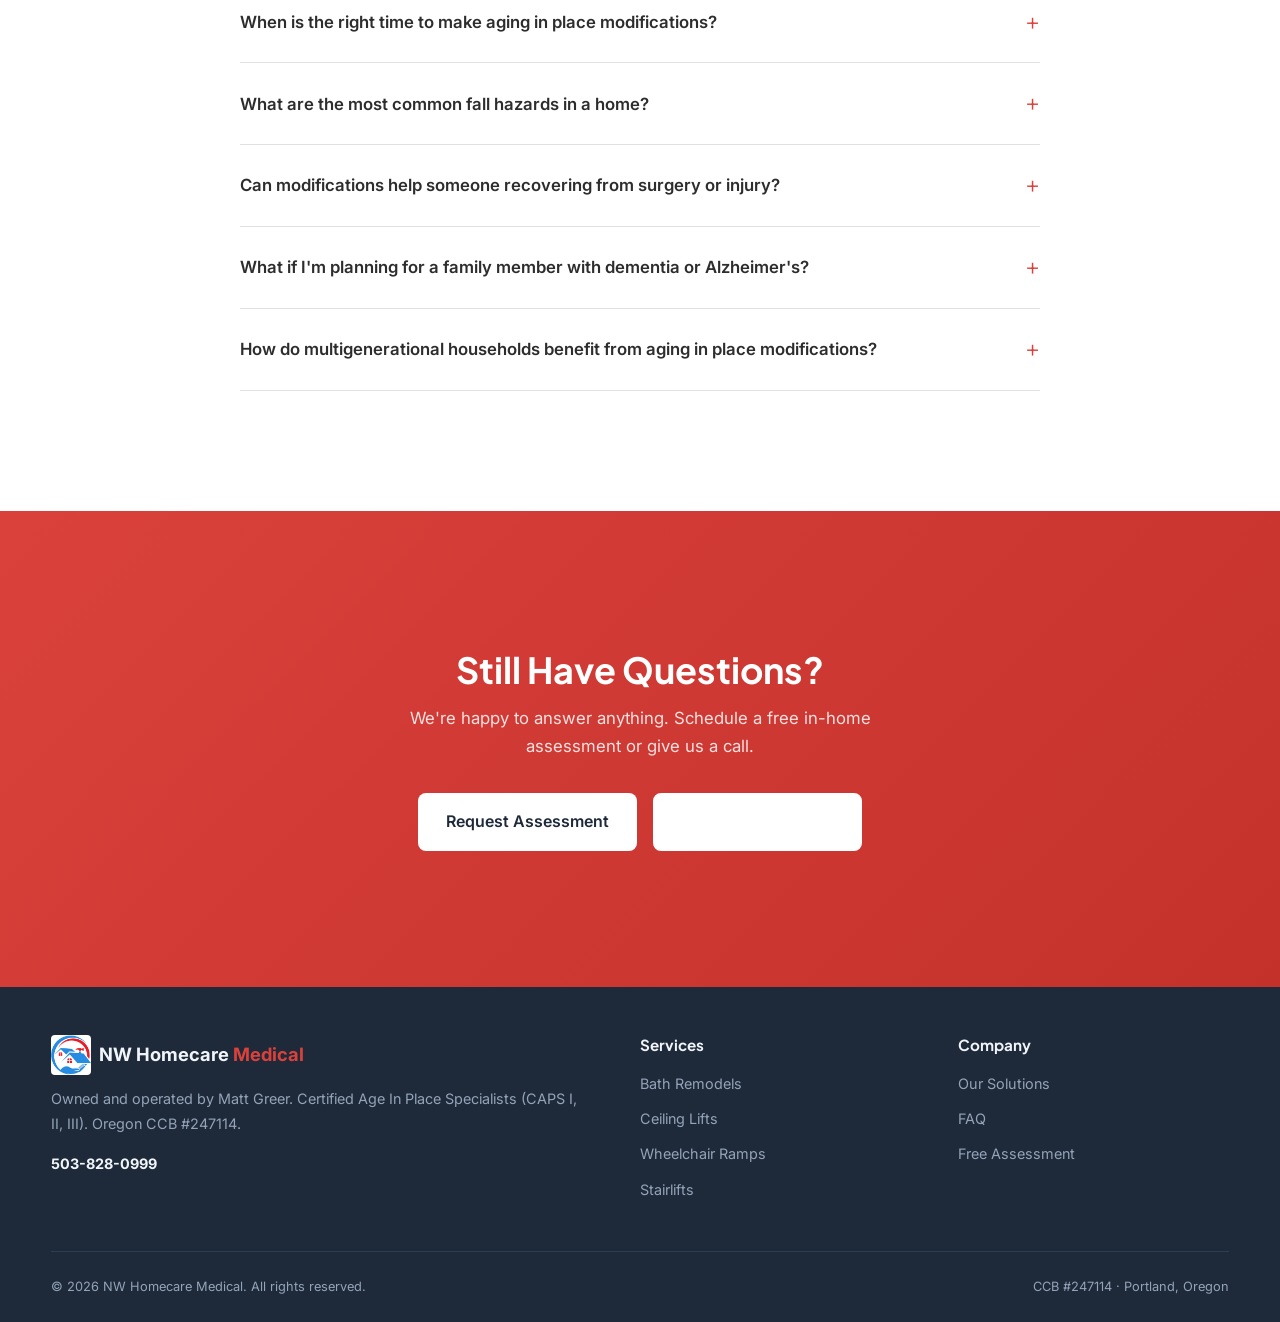
<file: faq/index.html>
<!DOCTYPE html>
<html lang="en">
<head>
    <meta charset="UTF-8">
    <meta name="viewport" content="width=device-width, initial-scale=1">

    <title>FAQ — Aging In Place Home Modifications | NW Homecare Medical</title>
    <meta name="description" content="Frequently asked questions about aging in place home modifications in Portland, OR. Learn about bathroom remodels, ceiling lifts, wheelchair ramps, stairlifts, costs, Medicare coverage, and what to expect from NW Homecare Medical.">
    <meta name="robots" content="index, follow, max-image-preview:large">
    <link rel="canonical" href="https://nwhomecaremed.com/faq/">

    <meta property="og:locale" content="en_US">
    <meta property="og:type" content="website">
    <meta property="og:title" content="FAQ — Aging In Place Home Modifications | NW Homecare Medical">
    <meta property="og:description" content="Answers to common questions about aging in place home modifications, costs, installation timelines, and coverage options.">
    <meta property="og:url" content="https://nwhomecaremed.com/faq/">
    <meta property="og:site_name" content="NW Homecare Medical">
    <meta name="twitter:card" content="summary_large_image">

    <link rel="preconnect" href="https://fonts.googleapis.com">
    <link rel="preconnect" href="https://fonts.gstatic.com" crossorigin>
    <link href="https://fonts.googleapis.com/css2?family=Inter:wght@400;500;600&family=Plus+Jakarta+Sans:wght@600;700;800&display=swap" rel="stylesheet">
    <meta name="theme-color" content="#1e2a3a">
    <meta name="apple-mobile-web-app-status-bar-style" content="black-translucent">
    <link rel="icon" href="/assets/images/favicon.jpg" sizes="32x32">
    <link rel="icon" href="/assets/images/favicon-300.jpg" sizes="192x192">
    <link rel="apple-touch-icon" href="/assets/images/favicon-300.jpg">
    <link rel="stylesheet" href="/assets/css/main.css">

    <script type="application/ld+json">
    {
        "@context": "https://schema.org",
        "@type": "FAQPage",
        "mainEntity": [
            {
                "@type": "Question",
                "name": "What does a Certified Aging In Place Specialist (CAPS) do?",
                "acceptedAnswer": {"@type": "Answer", "text": "A CAPS professional assesses your home for safety risks and recommends modifications — grab bars, walk-in showers, ramps, ceiling lifts, stairlifts — that let you live independently as you age. NW Homecare Medical holds all three CAPS certifications (I, II, III) from the National Association of Home Builders."}
            },
            {
                "@type": "Question",
                "name": "What areas does NW Homecare Medical serve?",
                "acceptedAnswer": {"@type": "Answer", "text": "We serve the greater Portland, Oregon metro area including Beaverton, Tigard, Lake Oswego, Gresham, Hillsboro, West Linn, Oregon City, Milwaukie, Tualatin, Sherwood, and surrounding communities throughout the Willamette Valley."}
            },
            {
                "@type": "Question",
                "name": "Is NW Homecare Medical licensed and insured?",
                "acceptedAnswer": {"@type": "Answer", "text": "Yes. We are an Oregon Construction Contractors Board licensed and bonded contractor, CCB #247114. We carry full general liability insurance on every project."}
            },
            {
                "@type": "Question",
                "name": "How much do aging in place modifications cost?",
                "acceptedAnswer": {"@type": "Answer", "text": "Costs vary widely. Grab bars start around $200–$400. An accessible bathroom remodel ranges from $5,000–$15,000+. Ceiling lifts and stairlifts typically fall in the $3,000–$10,000 range. Wheelchair ramps range from $2,000–$8,000+. We provide free in-home assessments with written estimates."}
            },
            {
                "@type": "Question",
                "name": "Does Medicare cover aging in place home modifications?",
                "acceptedAnswer": {"@type": "Answer", "text": "Medicare generally does not cover structural home modifications, but certain items like ceiling lift systems may qualify as Durable Medical Equipment (DME) under Part B. Oregon Medicaid waivers, VA Aid & Attendance benefits, and long-term care insurance may also provide funding."}
            },
            {
                "@type": "Question",
                "name": "What is a barrier-free shower?",
                "acceptedAnswer": {"@type": "Answer", "text": "A barrier-free (zero-threshold) shower has no step or curb to step over, eliminating the #1 bathroom fall hazard and allowing wheelchair or walker access directly into the shower area."}
            },
            {
                "@type": "Question",
                "name": "Can a ceiling lift go from room to room?",
                "acceptedAnswer": {"@type": "Answer", "text": "Yes. Molift rail systems support straight runs and curved sections (30°, 45°, 60°, 90° turns), allowing transfers through doorways and between multiple rooms on a single continuous track."}
            },
            {
                "@type": "Question",
                "name": "What happens to a stairlift during a power outage?",
                "acceptedAnswer": {"@type": "Answer", "text": "Harmar stairlifts run on continuously charging batteries. The backup provides up to 60 trips during a power outage, so you'll never be stranded on the staircase."}
            },
            {
                "@type": "Question",
                "name": "Can a modular wheelchair ramp be relocated?",
                "acceptedAnswer": {"@type": "Answer", "text": "Yes. EZ Access PATHWAY 3G ramps are bolt-together modular systems that can be fully disassembled and reconfigured at a new location, making them ideal for renters or if you move."}
            },
            {
                "@type": "Question",
                "name": "How long does installation take?",
                "acceptedAnswer": {"@type": "Answer", "text": "Most single-product installations (stairlift, ramp, ceiling lift) are completed in one day. A full bathroom remodel typically takes 1–3 days depending on complexity."}
            },
            {
                "@type": "Question",
                "name": "When is the right time to make aging in place modifications?",
                "acceptedAnswer": {"@type": "Answer", "text": "The best time is before you need them. Experts recommend acting proactively — when stairs become tiring, when you grip the railing tighter, or when you start avoiding certain rooms. Getting ahead of mobility changes gives you time to adapt comfortably instead of making rushed decisions after a fall."}
            },
            {
                "@type": "Question",
                "name": "Do I need to be home during installation?",
                "acceptedAnswer": {"@type": "Answer", "text": "Yes, someone should be present during installation. We train you and your caregivers on proper use, safety features, and basic maintenance before we leave."}
            }
        ]
    }
    </script>

    <style>
        .faq-category{margin-bottom:3rem}
        .faq-category h2{font-size:clamp(1.25rem,2.5vw,1.6rem);color:#1e2a3a;padding-bottom:.75rem;border-bottom:2px solid #DA413B;margin-bottom:0;display:inline-block}
        .faq-category .faq-list{margin-top:1rem}
        .faq-toc{background:#fff;border:1px solid #e0e0e0;border-radius:12px;padding:2rem;margin-bottom:3rem}
        .faq-toc h3{margin-bottom:1rem;font-size:1.1rem}
        .faq-toc-list{display:grid;grid-template-columns:repeat(auto-fit,minmax(240px,1fr));gap:.5rem}
        .faq-toc-list a{display:flex;align-items:center;gap:.5rem;padding:.5rem .75rem;border-radius:6px;font-size:.9rem;font-weight:500;color:#444;transition:all .2s}
        .faq-toc-list a:hover{background:#F3F3F3;color:#DA413B}
        .faq-toc-list a::before{content:'→';color:#DA413B;font-weight:700}
        .faq-intro{max-width:680px;margin:0 auto 2.5rem;text-align:center}
        .faq-intro p{color:#555;font-size:1.05rem}
    </style>
</head>
<body>

<header class="site-header">
    <div class="container header-inner">
        <a href="/" class="header-logo">
            <img src="/assets/images/logo.jpg" alt="NW Homecare Medical" width="800" height="800">
            <div class="header-logo-text">NW Homecare <span>Medical</span></div>
        </a>
        <button class="nav-toggle" aria-label="Toggle navigation" onclick="document.querySelector('.nav-main').classList.toggle('open')">
            <span></span><span></span><span></span>
        </button>
        <nav class="nav-main" aria-label="Main">
            <a href="/bath-remodel/">Bath Remodels</a>
            <a href="/overhead-lifts/">Ceiling Lifts</a>
            <a href="/wheelchair-ramps/">Ramps</a>
            <a href="/stairlifts/">Stairlifts</a>
            <a href="/faq/" class="active">FAQ</a>
            <a href="tel:5038280999" class="nav-cta">503-828-0999</a>
        </nav>
    </div>
</header>

<section class="service-hero">
    <div class="container">
        <div class="breadcrumb"><a href="/">Home</a> / FAQ</div>
        <h1>Frequently Asked Questions</h1>
        <p>Answers about aging in place home modifications, what to expect, costs, coverage options, and the products we install.</p>
    </div>
</section>

<section class="section">
    <div class="container">

        <!-- TABLE OF CONTENTS -->
        <div class="faq-toc">
            <h3>Jump to a Topic</h3>
            <div class="faq-toc-list">
                <a href="#general">General &amp; About Us</a>
                <a href="#process">Process &amp; Scheduling</a>
                <a href="#cost">Cost &amp; Financing</a>
                <a href="#bath">Bathroom Remodels</a>
                <a href="#lifts">Ceiling Track Lifts</a>
                <a href="#ramps">Wheelchair Ramps</a>
                <a href="#stairlifts">Stairlifts</a>
                <a href="#safety">Safety &amp; Planning</a>
            </div>
        </div>

        <!-- ── GENERAL ── -->
        <div class="faq-category" id="general">
            <h2>General &amp; About Us</h2>
            <div class="faq-list">
                <details class="faq-item">
                    <summary>What does a Certified Aging In Place Specialist (CAPS) do?</summary>
                    <div class="faq-answer">A CAPS professional assesses your home for safety risks and recommends modifications — grab bars, walk-in showers, ramps, ceiling lifts, stairlifts — that let you live independently as you age. NW Homecare Medical holds all three CAPS certifications (I, II, and III) from the National Association of Home Builders. This means we've completed advanced training in home accessibility design, common remodeling solutions, and the business management needed to deliver safe, code-compliant installations.</div>
                </details>
                <details class="faq-item">
                    <summary>What areas does NW Homecare Medical serve?</summary>
                    <div class="faq-answer">We serve the greater Portland, Oregon metro area including Beaverton, Tigard, Lake Oswego, Gresham, Hillsboro, West Linn, Oregon City, Milwaukie, Tualatin, Sherwood, and surrounding communities throughout the Willamette Valley. If you're outside this area, contact us — we may still be able to help depending on the project scope.</div>
                </details>
                <details class="faq-item">
                    <summary>Is NW Homecare Medical licensed and insured?</summary>
                    <div class="faq-answer">Yes. We are an Oregon Construction Contractors Board licensed and bonded contractor, CCB #247114. We carry full general liability insurance on every project. You can verify our license status on the <a href="https://search.ccb.state.or.us/search/search_result.aspx" target="_blank" rel="noopener">Oregon CCB website</a>.</div>
                </details>
                <details class="faq-item">
                    <summary>Who owns and operates NW Homecare Medical?</summary>
                    <div class="faq-answer">NW Homecare Medical is owned and operated by Matt Greer. Matt personally oversees every project from initial assessment through installation and follow-up. There are no subcontractors — the person who designs your project is the person who installs it.</div>
                </details>
                <details class="faq-item">
                    <summary>What brands do you install?</summary>
                    <div class="faq-answer">We are a certified dealer and installer for four leading accessibility manufacturers: <strong>Best Bath</strong> (accessible showers and tubs), <strong>ETAC/Molift</strong> (overhead ceiling lift systems), <strong>EZ Access</strong> (modular aluminum ramps), and <strong>Harmar</strong> (straight-run stairlifts). This means we have factory training, access to full product lines, and every installation is backed by manufacturer warranties.</div>
                </details>
                <details class="faq-item">
                    <summary>Do you offer free estimates?</summary>
                    <div class="faq-answer">Yes. We provide free in-home assessments where we evaluate your space, discuss your mobility needs, and deliver a written estimate with product options and pricing. There's no pressure and no obligation.</div>
                </details>
            </div>
        </div>

        <!-- ── PROCESS ── -->
        <div class="faq-category" id="process">
            <h2>Process &amp; Scheduling</h2>
            <div class="faq-list">
                <details class="faq-item">
                    <summary>What happens during a home assessment?</summary>
                    <div class="faq-answer">Matt visits your home and walks through the space with you (or your family member / caregiver). He evaluates room-by-room for fall hazards, accessibility barriers, and future mobility needs. You'll discuss which modifications would make the biggest impact, see product options, and receive a written plan with pricing — usually within a few days of the visit.</div>
                </details>
                <details class="faq-item">
                    <summary>How long does installation take?</summary>
                    <div class="faq-answer">Most single-product installations are completed in one day:
                        <ul style="list-style:disc;padding-left:1.25rem;margin-top:.5rem">
                            <li><strong>Stairlift:</strong> 2–4 hours</li>
                            <li><strong>Ceiling lift (single room):</strong> 4–6 hours</li>
                            <li><strong>Wheelchair ramp:</strong> 4–8 hours depending on length</li>
                            <li><strong>Bathroom remodel:</strong> 1–3 days depending on complexity</li>
                        </ul>
                        We'll provide a clear timeline during your assessment so there are no surprises.
                    </div>
                </details>
                <details class="faq-item">
                    <summary>Do I need to be home during installation?</summary>
                    <div class="faq-answer">Yes, we ask that you or a family member be present. After installation, we provide hands-on training for the individual and any caregivers on proper use, safety features, and basic maintenance. This training is included at no extra cost.</div>
                </details>
                <details class="faq-item">
                    <summary>How far out are you typically booked?</summary>
                    <div class="faq-answer">Lead times vary by season and product availability. For grab bars and minor modifications, we can often schedule within 1–2 weeks. Bathroom remodels and ceiling lift systems may require 2–4 weeks for product ordering and scheduling. We'll give you a realistic timeline at your assessment.</div>
                </details>
                <details class="faq-item">
                    <summary>Do you handle building permits?</summary>
                    <div class="faq-answer">Yes. When permits are required, we research the requirements for your specific municipality, prepare the application, and coordinate inspections. Many modular ramp and stairlift installations are exempt from permits, but we verify this on a case-by-case basis to ensure full code compliance.</div>
                </details>
                <details class="faq-item">
                    <summary>What if I need modifications urgently — for example, after a hospital discharge?</summary>
                    <div class="faq-answer">We understand that hospital discharges can happen quickly. Contact us as early as possible and let us know the timeline — we'll do everything we can to prioritize urgent installations. Grab bars, threshold ramps, and some stairlift models can often be installed within days.</div>
                </details>
            </div>
        </div>

        <!-- ── COST ── -->
        <div class="faq-category" id="cost">
            <h2>Cost &amp; Financing</h2>
            <div class="faq-list">
                <details class="faq-item">
                    <summary>How much do aging in place modifications cost?</summary>
                    <div class="faq-answer">Costs vary by project type and scope:
                        <ul style="list-style:disc;padding-left:1.25rem;margin-top:.5rem">
                            <li><strong>Grab bars:</strong> $200–$400 per installation</li>
                            <li><strong>Wheelchair ramp:</strong> $2,000–$8,000+ depending on length and configuration</li>
                            <li><strong>Stairlift:</strong> $3,000–$6,000 including installation</li>
                            <li><strong>Ceiling lift (single room):</strong> $3,000–$6,000</li>
                            <li><strong>Ceiling lift (multi-room):</strong> $6,000–$12,000+</li>
                            <li><strong>Accessible bathroom remodel:</strong> $5,000–$15,000+</li>
                        </ul>
                        Every project is unique. We provide free assessments with detailed written estimates so you know exactly what to expect.
                    </div>
                </details>
                <details class="faq-item">
                    <summary>Does Medicare cover aging in place home modifications?</summary>
                    <div class="faq-answer">Medicare generally does not cover structural home modifications like ramps, stairlifts, or bathroom remodels. However, certain items — particularly ceiling lift systems — may qualify as Durable Medical Equipment (DME) under Medicare Part B if prescribed by a physician. Coverage requires meeting specific medical necessity criteria and using a Medicare-approved supplier.</div>
                </details>
                <details class="faq-item">
                    <summary>What about Medicaid, VA benefits, or other programs?</summary>
                    <div class="faq-answer">Several programs may help fund modifications:
                        <ul style="list-style:disc;padding-left:1.25rem;margin-top:.5rem">
                            <li><strong>Oregon Medicaid waivers:</strong> The Oregon Health Plan offers home modification benefits through certain waiver programs for eligible individuals.</li>
                            <li><strong>VA Aid &amp; Attendance:</strong> Veterans and surviving spouses may qualify for benefits that can be applied toward home accessibility improvements.</li>
                            <li><strong>Long-term care insurance:</strong> Many policies cover home modifications as an alternative to facility care.</li>
                            <li><strong>Area Agencies on Aging:</strong> Local agencies sometimes offer grants or low-interest loans for accessibility modifications.</li>
                        </ul>
                        We can help you understand which programs may apply to your situation.
                    </div>
                </details>
                <details class="faq-item">
                    <summary>Do you offer financing or payment plans?</summary>
                    <div class="faq-answer">We can discuss payment arrangements on a case-by-case basis. Contact us during your assessment and we'll work with you to find a solution that fits your budget.</div>
                </details>
                <details class="faq-item">
                    <summary>Are aging in place modifications tax-deductible?</summary>
                    <div class="faq-answer">Home modifications that are medically necessary may qualify as deductible medical expenses on your federal tax return (to the extent they exceed the adjusted gross income threshold). Consult your tax advisor for guidance specific to your situation. We can provide detailed invoices for your records.</div>
                </details>
            </div>
        </div>

        <!-- ── BATH ── -->
        <div class="faq-category" id="bath">
            <h2>Bathroom Remodels</h2>
            <div class="faq-list">
                <details class="faq-item">
                    <summary>What is a barrier-free shower?</summary>
                    <div class="faq-answer">A barrier-free (or zero-threshold) shower has no step or curb to step over. This eliminates the #1 bathroom fall hazard and allows wheelchair or walker access directly into the shower area. The floor is gently sloped toward the drain so water stays contained without needing a raised threshold.</div>
                </details>
                <details class="faq-item">
                    <summary>Can you remodel my existing bathroom without a full gut renovation?</summary>
                    <div class="faq-answer">In most cases, yes. Best Bath's multi-piece prefabricated shower systems are specifically designed to retrofit into existing bathroom spaces. We can often remove your old tub or shower and install a new accessible system within the same footprint — without tearing down walls or re-plumbing the entire room.</div>
                </details>
                <details class="faq-item">
                    <summary>What is Best Bath's warranty?</summary>
                    <div class="faq-answer">Best Bath offers a 30-year warranty on their composite wall construction. Their gelcoat surfaces, hardware, and fixtures carry separate warranty terms. As a certified dealer, NW Homecare Medical ensures your installation meets all manufacturer specifications so your warranty is fully valid.</div>
                </details>
                <details class="faq-item">
                    <summary>Do the shower walls look like tile?</summary>
                    <div class="faq-answer">Yes. Best Bath's Crestline luxury wall panels replicate the look of tile with realistic textures and patterns — but they're completely grout-free. This eliminates the mold, mildew, and maintenance headaches that come with traditional tile, while giving you a high-end aesthetic.</div>
                </details>
                <details class="faq-item">
                    <summary>Can you add grab bars to an existing bathroom without a full remodel?</summary>
                    <div class="faq-answer">Absolutely. Grab bar installation is one of our most common standalone services. We install ADA-compliant stainless steel grab bars anchored to wall studs (or with specialized blocking) in showers, next to toilets, and anywhere else they're needed. This is often the most impactful safety improvement you can make for a few hundred dollars.</div>
                </details>
            </div>
        </div>

        <!-- ── LIFTS ── -->
        <div class="faq-category" id="lifts">
            <h2>Ceiling Track Lifts</h2>
            <div class="faq-list">
                <details class="faq-item">
                    <summary>What is a ceiling track lift?</summary>
                    <div class="faq-answer">A ceiling track lift is a motorized hoist unit that rides along a rail system mounted to your ceiling. It uses a sling to safely lift and transfer a person between locations — bed to wheelchair, wheelchair to toilet, room to room — completely eliminating manual lifting by caregivers. This dramatically reduces injury risk for both the individual and the caregiver.</div>
                </details>
                <details class="faq-item">
                    <summary>Can ceiling lifts go from room to room?</summary>
                    <div class="faq-answer">Yes. Molift rail systems support straight runs and curved sections (30°, 45°, 60°, and 90° turns), allowing transfers through doorways and between multiple rooms on a single continuous track. We design the rail path during your assessment based on which rooms the individual needs to access.</div>
                </details>
                <details class="faq-item">
                    <summary>How much weight can a Molift ceiling lift support?</summary>
                    <div class="faq-answer">The Molift Air 200 supports up to 451 lbs (205 kg) and the Molift Air 300 supports up to 660 lbs (300 kg). We'll recommend the right model based on the individual's needs and any anticipated future requirements.</div>
                </details>
                <details class="faq-item">
                    <summary>Will the rail system damage my ceiling?</summary>
                    <div class="faq-answer">No. The rail system mounts securely to ceiling joists or structural beams using engineered brackets. Once installed, it looks like a clean, low-profile track. If the system is ever removed, the mounting points leave only small holes that are easily patched and painted.</div>
                </details>
                <details class="faq-item">
                    <summary>How does the ceiling lift charge?</summary>
                    <div class="faq-answer">Molift systems feature In-Rail Charging (IRC) — the hoist unit charges automatically while docked at a designated point on the rail. No separate charging station needed, no cables to manage. Just park the hoist and it charges on its own.</div>
                </details>
                <details class="faq-item">
                    <summary>What's the difference between a ceiling lift and a floor lift?</summary>
                    <div class="faq-answer">A floor (portable) lift sits on the ground and must be manually wheeled into position. Ceiling lifts mount overhead and take up zero floor space. Ceiling lifts are easier to operate, require less physical effort from caregivers, don't need to be stored when not in use, and can cover room-to-room paths that floor lifts can't navigate. For permanent home installations, ceiling lifts are almost always the better solution.</div>
                </details>
            </div>
        </div>

        <!-- ── RAMPS ── -->
        <div class="faq-category" id="ramps">
            <h2>Wheelchair Ramps</h2>
            <div class="faq-list">
                <details class="faq-item">
                    <summary>How long does a wheelchair ramp need to be?</summary>
                    <div class="faq-answer">ADA guidelines recommend a 1:12 slope ratio — 1 foot of ramp length for every inch of vertical rise. For example, a home with a 24-inch entry step needs approximately 24 feet of ramp run. This can be configured in a straight run, L-shape, U-shape, or switchback to fit your available space. We design the optimal layout during your site assessment.</div>
                </details>
                <details class="faq-item">
                    <summary>Do modular ramps require a building permit?</summary>
                    <div class="faq-answer">Requirements vary by municipality. In many Oregon jurisdictions, modular ramp systems that don't permanently attach to the structure are exempt from building permits. However, some cities require permits for any exterior modification. We research the specific requirements for your location and handle the permit process if one is needed.</div>
                </details>
                <details class="faq-item">
                    <summary>Can a modular ramp be relocated?</summary>
                    <div class="faq-answer">Yes. EZ Access PATHWAY 3G ramps are bolt-together modular systems that can be fully disassembled and reassembled at a new location. This makes them ideal for renters, temporary recovery situations, or if you move to a different home. The components are reusable with minimal waste.</div>
                </details>
                <details class="faq-item">
                    <summary>Will an aluminum ramp get slippery in the rain?</summary>
                    <div class="faq-answer">No. EZ Access ramps feature either extruded tread surfaces with raised ribs or expanded metal with diamond-shaped openings — both engineered specifically for wet-weather traction. Portland's rainy climate was a major factor in why we chose EZ Access as our ramp partner. The aluminum surface also won't rust, rot, or decay regardless of weather exposure.</div>
                </details>
                <details class="faq-item">
                    <summary>What handrail options are available?</summary>
                    <div class="faq-answer">EZ Access offers three handrail styles: <strong>two-line rails</strong> (the most popular — with an upper rail and a lower gripping surface), <strong>vertical pickets</strong> (for a more residential look), and <strong>horizontal pickets</strong> (for safety with a modern aesthetic). All meet ADA height and grip requirements.</div>
                </details>
                <details class="faq-item">
                    <summary>What's the weight capacity of a PATHWAY 3G ramp?</summary>
                    <div class="faq-answer">The PATHWAY 3G system has an 850 lb weight capacity per section, which accommodates powered wheelchairs, scooters, and standard foot traffic with a wide safety margin. The ramps are 36 inches wide (clear passage width), meeting ADA minimum width requirements.</div>
                </details>
            </div>
        </div>

        <!-- ── STAIRLIFTS ── -->
        <div class="faq-category" id="stairlifts">
            <h2>Stairlifts</h2>
            <div class="faq-list">
                <details class="faq-item">
                    <summary>How wide does my staircase need to be for a stairlift?</summary>
                    <div class="faq-answer">Most Harmar stairlifts require a minimum staircase width of about 26–28 inches. When folded, the unit protrudes only 10.5 inches from the wall, leaving plenty of room for other household members to walk the stairs normally.</div>
                </details>
                <details class="faq-item">
                    <summary>What happens during a power outage?</summary>
                    <div class="faq-answer">Harmar stairlifts run on battery power that charges continuously from a standard household outlet. The backup battery provides up to 60 full trips during a power outage — so you'll never be stranded on the staircase. The system automatically resumes charging when power is restored.</div>
                </details>
                <details class="faq-item">
                    <summary>Is the stairlift attached to the wall or the stairs?</summary>
                    <div class="faq-answer">The rail mounts directly to the stair treads — not the wall. This means no wall damage, no structural concerns, and a cleaner installation. Rail brackets only need to be attached to select stairs (not every step), and the system can be removed later with minimal repair needed.</div>
                </details>
                <details class="faq-item">
                    <summary>Can a stairlift handle curved stairs?</summary>
                    <div class="faq-answer">NW Homecare Medical specializes in Harmar straight-run stairlifts, which are designed for standard straight staircases. If your staircase has curves, intermediate landings, or unusual configurations, contact us — we can discuss whether a solution exists or refer you to a curved stairlift specialist.</div>
                </details>
                <details class="faq-item">
                    <summary>Will a stairlift block the stairway for other people?</summary>
                    <div class="faq-answer">No. When not in use, the seat, armrests, and footrest all fold up, and the unit sits just 10.5 inches from the wall. Optional folding rail sections are available if the bottom of the rail extends past a doorway or hallway — keeping the path completely clear.</div>
                </details>
                <details class="faq-item">
                    <summary>How much maintenance does a stairlift need?</summary>
                    <div class="faq-answer">Very little. Harmar stairlifts use a grease-free helical worm gear drive system that requires minimal maintenance and won't leave marks on your staircase. Periodically wiping down the rail and checking that the battery is charging is typically all that's needed. We cover maintenance guidance during your post-installation training.</div>
                </details>
            </div>
        </div>

        <!-- ── SAFETY & PLANNING ── -->
        <div class="faq-category" id="safety">
            <h2>Safety &amp; Planning Ahead</h2>
            <div class="faq-list">
                <details class="faq-item">
                    <summary>When is the right time to make aging in place modifications?</summary>
                    <div class="faq-answer">The best time is before you need them. Experts recommend acting proactively — when stairs start feeling more tiring, when you grip the railing tighter than before, when you start avoiding certain rooms, or when a near-fall makes you think twice. Getting ahead of mobility changes gives you time to research options, plan a budget, and adapt comfortably — rather than making rushed decisions after an injury or hospital discharge.</div>
                </details>
                <details class="faq-item">
                    <summary>What are the most common fall hazards in a home?</summary>
                    <div class="faq-answer">The most dangerous areas are:
                        <ul style="list-style:disc;padding-left:1.25rem;margin-top:.5rem">
                            <li><strong>Bathroom:</strong> Slippery tub/shower surfaces, high tub walls to step over, lack of grab bars</li>
                            <li><strong>Stairs:</strong> Steep or narrow staircases, worn carpet, weak or missing railings</li>
                            <li><strong>Entryways:</strong> Steps at exterior doors, uneven thresholds, no ramp access</li>
                            <li><strong>Hallways:</strong> Poor lighting, narrow passages, loose rugs</li>
                        </ul>
                        Our whole-home assessment identifies all of these hazards and prioritizes modifications by impact and urgency.
                    </div>
                </details>
                <details class="faq-item">
                    <summary>Can modifications help someone recovering from surgery or injury?</summary>
                    <div class="faq-answer">Absolutely. Many of our clients need modifications for temporary recovery — a hip replacement, knee surgery, stroke recovery, or accident rehabilitation. Products like modular ramps and stairlifts can be installed quickly, used during recovery, and removed or relocated afterward. A ceiling lift can make the difference between recovering at home versus a rehab facility.</div>
                </details>
                <details class="faq-item">
                    <summary>What if I'm planning for a family member with dementia or Alzheimer's?</summary>
                    <div class="faq-answer">We work with families navigating progressive conditions. Modifications often focus on fall prevention (grab bars, barrier-free showers, removing trip hazards), safe transfers (ceiling lifts for when mobility declines), and maintaining dignity and independence for as long as possible. We can design a phased plan that addresses immediate needs while anticipating future changes.</div>
                </details>
                <details class="faq-item">
                    <summary>How do multigenerational households benefit from aging in place modifications?</summary>
                    <div class="faq-answer">Multigenerational living is increasingly common, and accessibility modifications benefit everyone — not just the senior members. A barrier-free shower is safer for all ages. A ramp helps with strollers, bikes, and deliveries. A stairlift can serve an aging parent today and a recovering teenager tomorrow. We design modifications that integrate naturally into the home for the whole family.</div>
                </details>
            </div>
        </div>

    </div>
</section>

<!-- CTA -->
<section class="section section--accent">
    <div class="container cta-banner">
        <h2>Still Have Questions?</h2>
        <p>We're happy to answer anything. Schedule a free in-home assessment or give us a call.</p>
        <div class="btn-group">
            <a href="/#contact" class="btn btn-white">Request Assessment</a>
            <a href="tel:5038280999" class="btn btn-secondary" style="border-color:#fff;color:#fff">Call 503-828-0999</a>
        </div>
    </div>
</section>

<footer class="site-footer">
    <div class="container">
        <div class="footer-grid">
            <div>
                <div class="footer-logo">
                    <img src="/assets/images/favicon-300.jpg" alt="NW Homecare Medical" width="300" height="300">
                    <div class="footer-brand">NW Homecare <span>Medical</span></div>
                </div>
                <p>Owned and operated by Matt Greer. Certified Age In Place Specialists (CAPS I, II, III). Oregon CCB #247114.</p>
                <p class="mt-1"><strong style="color:#f1f5f9">503-828-0999</strong></p>
            </div>
            <div>
                <h4>Services</h4>
                <ul>
                    <li><a href="/bath-remodel/">Bath Remodels</a></li>
                    <li><a href="/overhead-lifts/">Ceiling Lifts</a></li>
                    <li><a href="/wheelchair-ramps/">Wheelchair Ramps</a></li>
                    <li><a href="/stairlifts/">Stairlifts</a></li>
                </ul>
            </div>
            <div>
                <h4>Company</h4>
                <ul>
                    <li><a href="/#services">Our Solutions</a></li>
                    <li><a href="/faq/">FAQ</a></li>
                    <li><a href="/#contact">Free Assessment</a></li>
                </ul>
            </div>
        </div>
        <div class="footer-bottom">
            <span>&copy; 2026 NW Homecare Medical. All rights reserved.</span>
            <span>CCB #247114 · Portland, Oregon</span>
        </div>
    </div>
</footer>

<!-- Mobile Sticky CTA -->
<div class="mobile-cta-bar">
    <div class="container">
        <a href="tel:5038280999" class="mcta-call">Call Now</a>
        <a href="/#contact" class="mcta-form">Free Assessment</a>
    </div>
</div>

<script>
(function(){
  var nav=document.querySelector('.nav-main');
  nav.addEventListener('click',function(e){if(e.target.tagName==='A')nav.classList.remove('open')});
})();
</script>

</body>
</html>
</file>
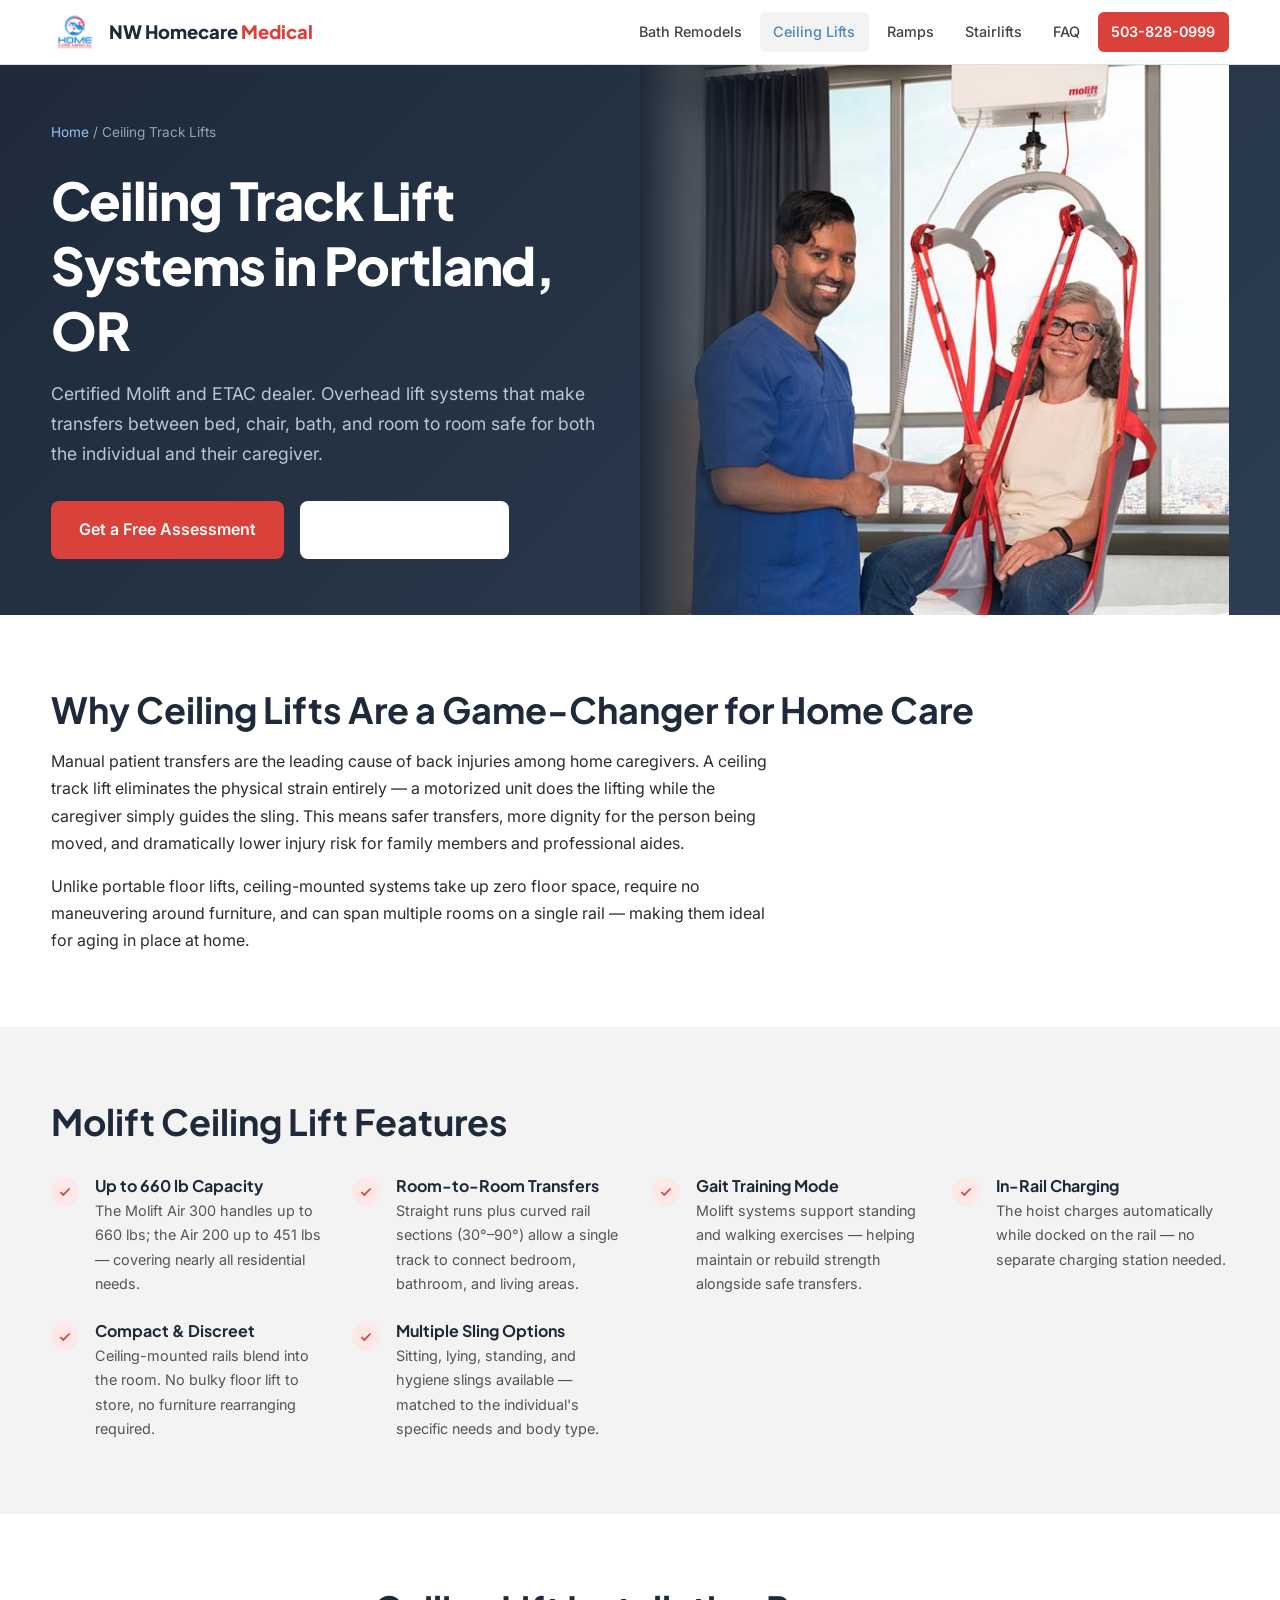
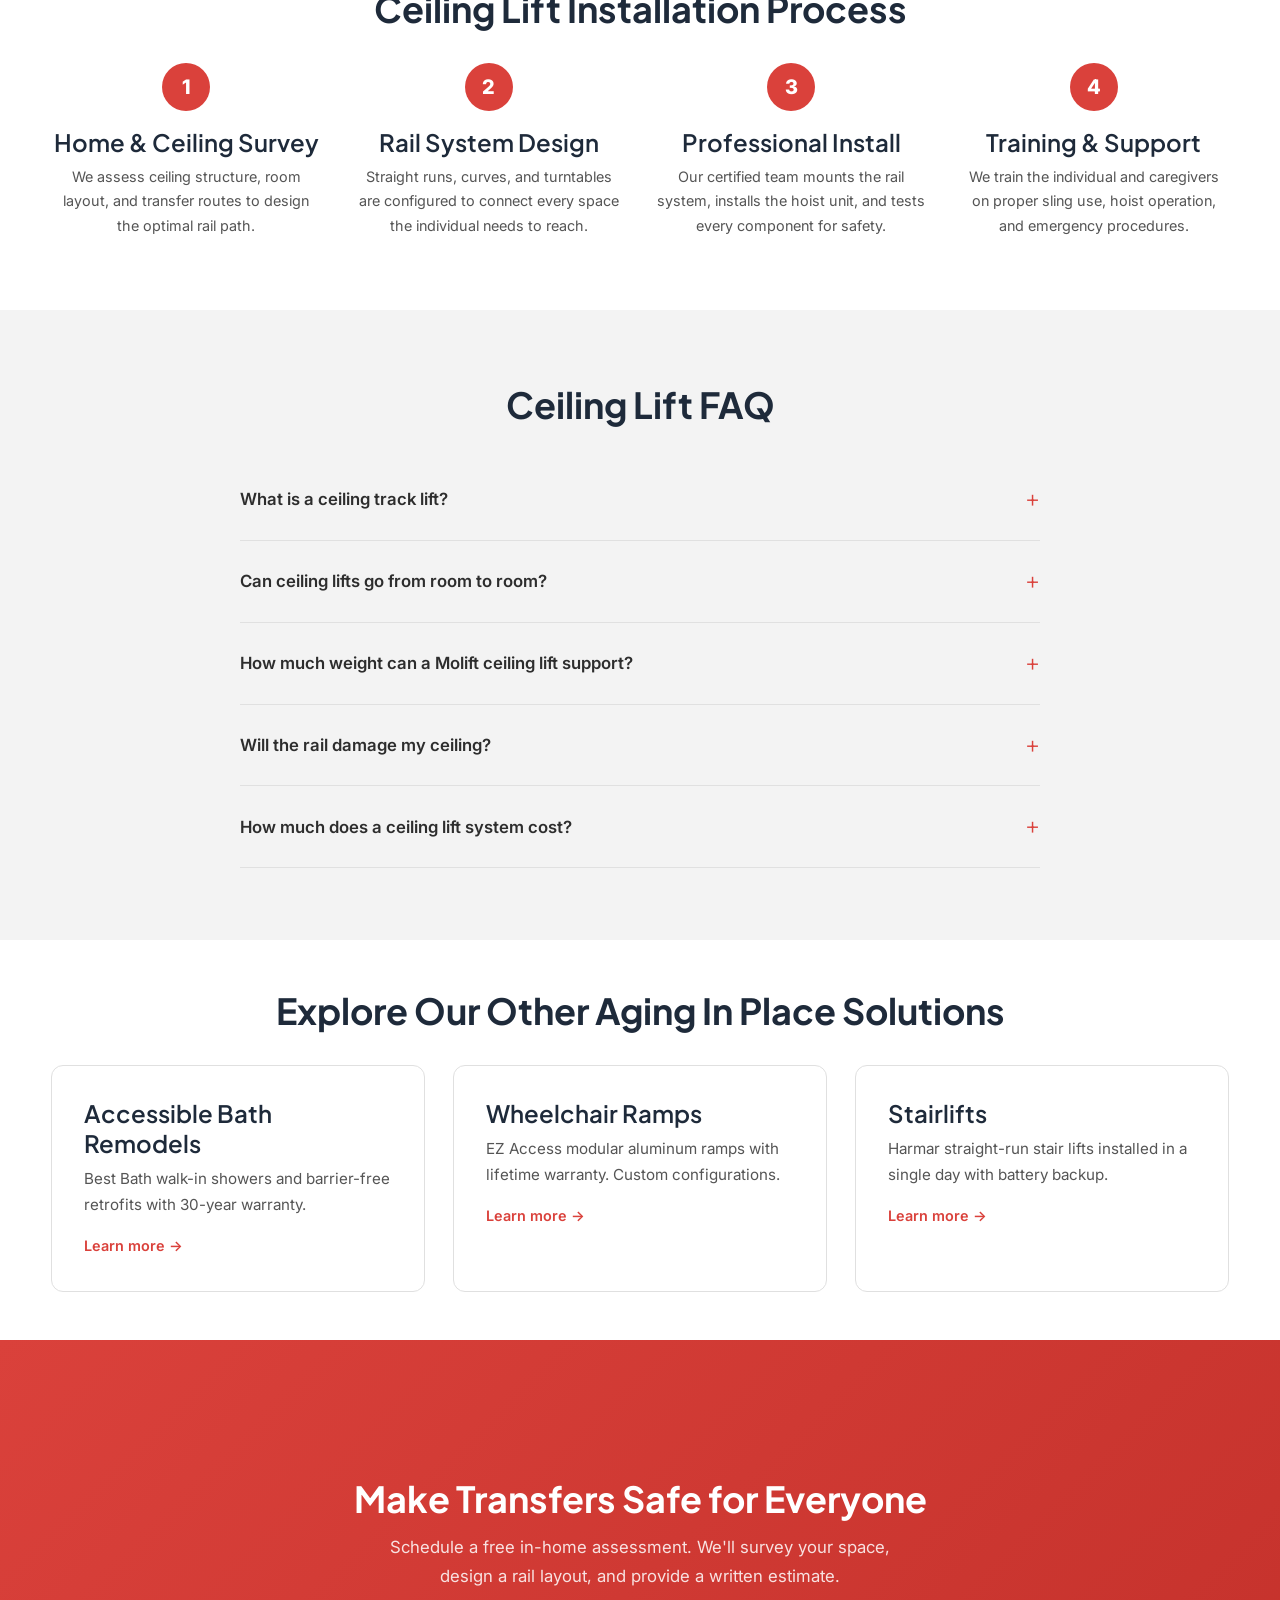
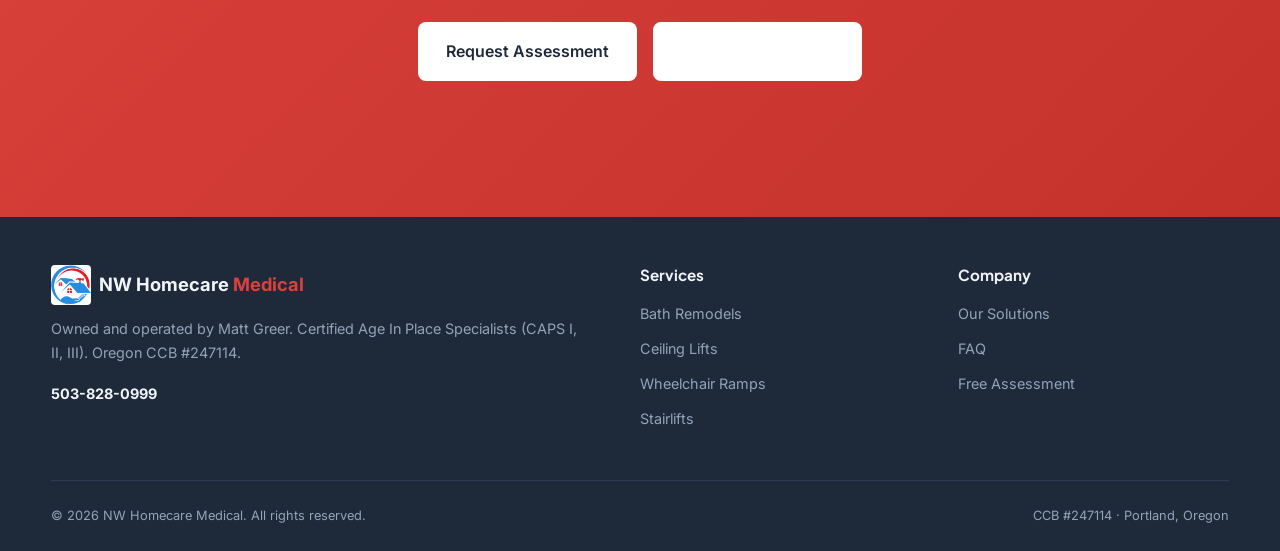
<file: overhead-lifts/index.html>
<!DOCTYPE html>
<html lang="en">
<head>
    <meta charset="UTF-8">
    <meta name="viewport" content="width=device-width, initial-scale=1">

    <title>Ceiling Track Lifts Portland — Molift Overhead Lift Installation | NW Homecare Medical</title>
    <meta name="description" content="Certified Molift/ETAC ceiling lift installer in Portland, OR. Overhead track systems for safe bed-to-chair, bath, and room-to-room transfers. Reduce caregiver injury. Free assessment — 503-828-0999.">
    <meta name="robots" content="index, follow, max-image-preview:large">
    <link rel="canonical" href="https://nwhomecaremed.com/overhead-lifts/">

    <meta property="og:locale" content="en_US">
    <meta property="og:type" content="website">
    <meta property="og:title" content="Ceiling Track Lifts Portland — Molift Overhead Lift Installation">
    <meta property="og:description" content="Molift/ETAC overhead ceiling lift systems installed in Portland, OR homes. Safe patient transfers, reduced caregiver strain.">
    <meta property="og:url" content="https://nwhomecaremed.com/overhead-lifts/">
    <meta property="og:site_name" content="NW Homecare Medical">
    <meta name="twitter:card" content="summary_large_image">

    <link rel="preconnect" href="https://fonts.googleapis.com">
    <link rel="preconnect" href="https://fonts.gstatic.com" crossorigin>
    <link href="https://fonts.googleapis.com/css2?family=Inter:wght@400;500;600&family=Plus+Jakarta+Sans:wght@600;700;800&display=swap" rel="stylesheet">
    <meta name="theme-color" content="#1e2a3a">
    <meta name="apple-mobile-web-app-status-bar-style" content="black-translucent">
    <link rel="icon" href="/assets/images/favicon.jpg" sizes="32x32">
    <link rel="icon" href="/assets/images/favicon-300.jpg" sizes="192x192">
    <link rel="apple-touch-icon" href="/assets/images/favicon-300.jpg">
    <link rel="stylesheet" href="/assets/css/main.css">

    <script type="application/ld+json">
    {
        "@context": "https://schema.org",
        "@type": "Service",
        "serviceType": "Ceiling Track Lift Installation",
        "provider": {
            "@type": "HomeAndConstructionBusiness",
            "name": "NW Homecare Medical",
            "telephone": "+1-503-828-0999",
            "url": "https://nwhomecaremed.com",
            "address": {"@type": "PostalAddress", "addressLocality": "Portland", "addressRegion": "OR", "addressCountry": "US"}
        },
        "areaServed": {"@type": "State", "name": "Oregon"},
        "description": "Molift and ETAC overhead ceiling track lift systems for safe patient transfers in residential settings. Straight and curved rail options for room-to-room mobility.",
        "brand": [
            {"@type": "Brand", "name": "Molift"},
            {"@type": "Brand", "name": "ETAC"}
        ]
    }
    </script>

    <script type="application/ld+json">
    {
        "@context": "https://schema.org",
        "@type": "FAQPage",
        "mainEntity": [
            {
                "@type": "Question",
                "name": "What is a ceiling track lift?",
                "acceptedAnswer": {"@type": "Answer", "text": "A ceiling track lift is a motorized hoist mounted on a rail system attached to your ceiling. It uses a sling to safely lift and transfer a person between bed, wheelchair, bath, and other locations — eliminating manual lifting by caregivers."}
            },
            {
                "@type": "Question",
                "name": "Can ceiling lifts go from room to room?",
                "acceptedAnswer": {"@type": "Answer", "text": "Yes. Molift rail systems support straight runs and curved sections (30°, 45°, 60°, 90° turns), allowing transfers through doorways and between multiple rooms on a single track."}
            },
            {
                "@type": "Question",
                "name": "How much weight can a Molift ceiling lift support?",
                "acceptedAnswer": {"@type": "Answer", "text": "The Molift Air 200 supports up to 451 lbs (205 kg) and the Molift Air 300 supports up to 660 lbs (300 kg), covering the vast majority of residential needs."}
            }
        ]
    }
    </script>
</head>
<body>

<header class="site-header">
    <div class="container header-inner">
        <a href="/" class="header-logo">
            <img src="/assets/images/logo.jpg" alt="NW Homecare Medical" width="800" height="800">
            <div class="header-logo-text">NW Homecare <span>Medical</span></div>
        </a>
        <button class="nav-toggle" aria-label="Toggle navigation" onclick="document.querySelector('.nav-main').classList.toggle('open')">
            <span></span><span></span><span></span>
        </button>
        <nav class="nav-main" aria-label="Main">
            <a href="/bath-remodel/">Bath Remodels</a>
            <a href="/overhead-lifts/" class="active">Ceiling Lifts</a>
            <a href="/wheelchair-ramps/">Ramps</a>
            <a href="/stairlifts/">Stairlifts</a>
            <a href="/faq/">FAQ</a>
            <a href="tel:5038280999" class="nav-cta">503-828-0999</a>
        </nav>
    </div>
</header>

<section class="service-hero service-hero--img">
    <div class="container">
        <div class="hero-split">
            <div class="hero-content">
                <div class="breadcrumb"><a href="/">Home</a> / Ceiling Track Lifts</div>
                <h1>Ceiling Track Lift Systems in Portland, OR</h1>
                <p>Certified Molift and ETAC dealer. Overhead lift systems that make transfers between bed, chair, bath, and room to room safe for both the individual and their caregiver.</p>
                <div class="btn-group mt-2" style="justify-content:flex-start">
                    <a href="/#contact" class="btn btn-primary">Get a Free Assessment</a>
                    <a href="tel:5038280999" class="btn btn-secondary" style="border-color:#fff;color:#fff">Call 503-828-0999</a>
                </div>
            </div>
            <div class="hero-image" style="background-image:url('/assets/images/ceiling-lift-hoist.jpg')"></div>
        </div>
    </div>
</section>

<!-- WHY CEILING LIFTS -->
<section class="section">
    <div class="container">
        <h2>Why Ceiling Lifts Are a Game-Changer for Home Care</h2>
        <p class="mt-1">Manual patient transfers are the leading cause of back injuries among home caregivers. A ceiling track lift eliminates the physical strain entirely — a motorized unit does the lifting while the caregiver simply guides the sling. This means safer transfers, more dignity for the person being moved, and dramatically lower injury risk for family members and professional aides.</p>
        <p class="mt-1">Unlike portable floor lifts, ceiling-mounted systems take up zero floor space, require no maneuvering around furniture, and can span multiple rooms on a single rail — making them ideal for aging in place at home.</p>
    </div>
</section>

<!-- FEATURES -->
<section class="section section--alt">
    <div class="container">
        <h2>Molift Ceiling Lift Features</h2>
        <div class="features-grid mt-2">
            <div class="feature">
                <div class="feature-check"><svg viewBox="0 0 24 24" fill="none" stroke="currentColor" stroke-width="3"><path d="M20 6L9 17l-5-5"/></svg></div>
                <div>
                    <h4>Up to 660 lb Capacity</h4>
                    <p>The Molift Air 300 handles up to 660 lbs; the Air 200 up to 451 lbs — covering nearly all residential needs.</p>
                </div>
            </div>
            <div class="feature">
                <div class="feature-check"><svg viewBox="0 0 24 24" fill="none" stroke="currentColor" stroke-width="3"><path d="M20 6L9 17l-5-5"/></svg></div>
                <div>
                    <h4>Room-to-Room Transfers</h4>
                    <p>Straight runs plus curved rail sections (30°–90°) allow a single track to connect bedroom, bathroom, and living areas.</p>
                </div>
            </div>
            <div class="feature">
                <div class="feature-check"><svg viewBox="0 0 24 24" fill="none" stroke="currentColor" stroke-width="3"><path d="M20 6L9 17l-5-5"/></svg></div>
                <div>
                    <h4>Gait Training Mode</h4>
                    <p>Molift systems support standing and walking exercises — helping maintain or rebuild strength alongside safe transfers.</p>
                </div>
            </div>
            <div class="feature">
                <div class="feature-check"><svg viewBox="0 0 24 24" fill="none" stroke="currentColor" stroke-width="3"><path d="M20 6L9 17l-5-5"/></svg></div>
                <div>
                    <h4>In-Rail Charging</h4>
                    <p>The hoist charges automatically while docked on the rail — no separate charging station needed.</p>
                </div>
            </div>
            <div class="feature">
                <div class="feature-check"><svg viewBox="0 0 24 24" fill="none" stroke="currentColor" stroke-width="3"><path d="M20 6L9 17l-5-5"/></svg></div>
                <div>
                    <h4>Compact & Discreet</h4>
                    <p>Ceiling-mounted rails blend into the room. No bulky floor lift to store, no furniture rearranging required.</p>
                </div>
            </div>
            <div class="feature">
                <div class="feature-check"><svg viewBox="0 0 24 24" fill="none" stroke="currentColor" stroke-width="3"><path d="M20 6L9 17l-5-5"/></svg></div>
                <div>
                    <h4>Multiple Sling Options</h4>
                    <p>Sitting, lying, standing, and hygiene slings available — matched to the individual's specific needs and body type.</p>
                </div>
            </div>
        </div>
    </div>
</section>

<!-- PROCESS -->
<section class="section">
    <div class="container">
        <h2 class="text-center">Ceiling Lift Installation Process</h2>
        <div class="process-steps">
            <div class="step">
                <h3>Home & Ceiling Survey</h3>
                <p>We assess ceiling structure, room layout, and transfer routes to design the optimal rail path.</p>
            </div>
            <div class="step">
                <h3>Rail System Design</h3>
                <p>Straight runs, curves, and turntables are configured to connect every space the individual needs to reach.</p>
            </div>
            <div class="step">
                <h3>Professional Install</h3>
                <p>Our certified team mounts the rail system, installs the hoist unit, and tests every component for safety.</p>
            </div>
            <div class="step">
                <h3>Training & Support</h3>
                <p>We train the individual and caregivers on proper sling use, hoist operation, and emergency procedures.</p>
            </div>
        </div>
    </div>
</section>

<!-- FAQ -->
<section class="section section--alt" id="faq">
    <div class="container">
        <h2 class="text-center">Ceiling Lift FAQ</h2>
        <div class="faq-list">
            <details class="faq-item">
                <summary>What is a ceiling track lift?</summary>
                <div class="faq-answer">A ceiling track lift is a motorized hoist mounted on a rail system attached to your ceiling. It uses a sling to safely lift and transfer a person between bed, wheelchair, bath, toilet, and other locations — completely eliminating manual lifting by caregivers.</div>
            </details>
            <details class="faq-item">
                <summary>Can ceiling lifts go from room to room?</summary>
                <div class="faq-answer">Yes. Molift rail systems support straight runs and curved sections (30°, 45°, 60°, and 90° turns), allowing transfers through doorways and between multiple rooms on a single continuous track.</div>
            </details>
            <details class="faq-item">
                <summary>How much weight can a Molift ceiling lift support?</summary>
                <div class="faq-answer">The Molift Air 200 supports up to 451 lbs (205 kg) and the Molift Air 300 supports up to 660 lbs (300 kg). We'll recommend the right model based on your needs.</div>
            </details>
            <details class="faq-item">
                <summary>Will the rail damage my ceiling?</summary>
                <div class="faq-answer">No. The rail system is securely mounted to ceiling joists or structural beams. Once installed, it looks like a clean, low-profile track — and it can be removed later without major structural damage if needed.</div>
            </details>
            <details class="faq-item">
                <summary>How much does a ceiling lift system cost?</summary>
                <div class="faq-answer">A basic single-room straight track with hoist typically ranges from $3,000–$6,000. Multi-room systems with curved rails can range from $6,000–$12,000+. We provide free assessments with detailed written estimates.</div>
            </details>
        </div>
    </div>
</section>

<!-- CROSS-LINKS -->
<section class="section cross-links">
    <div class="container">
        <h2>Explore Our Other Aging In Place Solutions</h2>
        <div class="card-grid">
            <a href="/bath-remodel/" class="card" style="text-decoration:none;color:inherit">
                <h3>Accessible Bath Remodels</h3>
                <p>Best Bath walk-in showers and barrier-free retrofits with 30-year warranty.</p>
                <span class="card-link">Learn more →</span>
            </a>
            <a href="/wheelchair-ramps/" class="card" style="text-decoration:none;color:inherit">
                <h3>Wheelchair Ramps</h3>
                <p>EZ Access modular aluminum ramps with lifetime warranty. Custom configurations.</p>
                <span class="card-link">Learn more →</span>
            </a>
            <a href="/stairlifts/" class="card" style="text-decoration:none;color:inherit">
                <h3>Stairlifts</h3>
                <p>Harmar straight-run stair lifts installed in a single day with battery backup.</p>
                <span class="card-link">Learn more →</span>
            </a>
        </div>
    </div>
</section>

<!-- CTA -->
<section class="section section--accent">
    <div class="container cta-banner">
        <h2>Make Transfers Safe for Everyone</h2>
        <p>Schedule a free in-home assessment. We'll survey your space, design a rail layout, and provide a written estimate.</p>
        <div class="btn-group">
            <a href="/#contact" class="btn btn-white">Request Assessment</a>
            <a href="tel:5038280999" class="btn btn-secondary" style="border-color:#fff;color:#fff">Call 503-828-0999</a>
        </div>
    </div>
</section>

<footer class="site-footer">
    <div class="container">
        <div class="footer-grid">
            <div>
                <div class="footer-logo">
                    <img src="/assets/images/favicon-300.jpg" alt="NW Homecare Medical" width="300" height="300">
                    <div class="footer-brand">NW Homecare <span>Medical</span></div>
                </div>
                <p>Owned and operated by Matt Greer. Certified Age In Place Specialists (CAPS I, II, III). Oregon CCB #247114.</p>
                <p class="mt-1"><strong style="color:#f1f5f9">503-828-0999</strong></p>
            </div>
            <div>
                <h4>Services</h4>
                <ul>
                    <li><a href="/bath-remodel/">Bath Remodels</a></li>
                    <li><a href="/overhead-lifts/">Ceiling Lifts</a></li>
                    <li><a href="/wheelchair-ramps/">Wheelchair Ramps</a></li>
                    <li><a href="/stairlifts/">Stairlifts</a></li>
                </ul>
            </div>
            <div>
                <h4>Company</h4>
                <ul>
                    <li><a href="/#services">Our Solutions</a></li>
                    <li><a href="/faq/">FAQ</a></li>
                    <li><a href="/#contact">Free Assessment</a></li>
                </ul>
            </div>
        </div>
        <div class="footer-bottom">
            <span>&copy; 2026 NW Homecare Medical. All rights reserved.</span>
            <span>CCB #247114 · Portland, Oregon</span>
        </div>
    </div>
</footer>

<!-- Mobile Sticky CTA -->
<div class="mobile-cta-bar">
    <div class="container">
        <a href="tel:5038280999" class="mcta-call">Call Now</a>
        <a href="/#contact" class="mcta-form">Free Assessment</a>
    </div>
</div>

<script>
(function(){
  var nav=document.querySelector('.nav-main');
  nav.addEventListener('click',function(e){if(e.target.tagName==='A')nav.classList.remove('open')});
})();
</script>

</body>
</html>
</file>
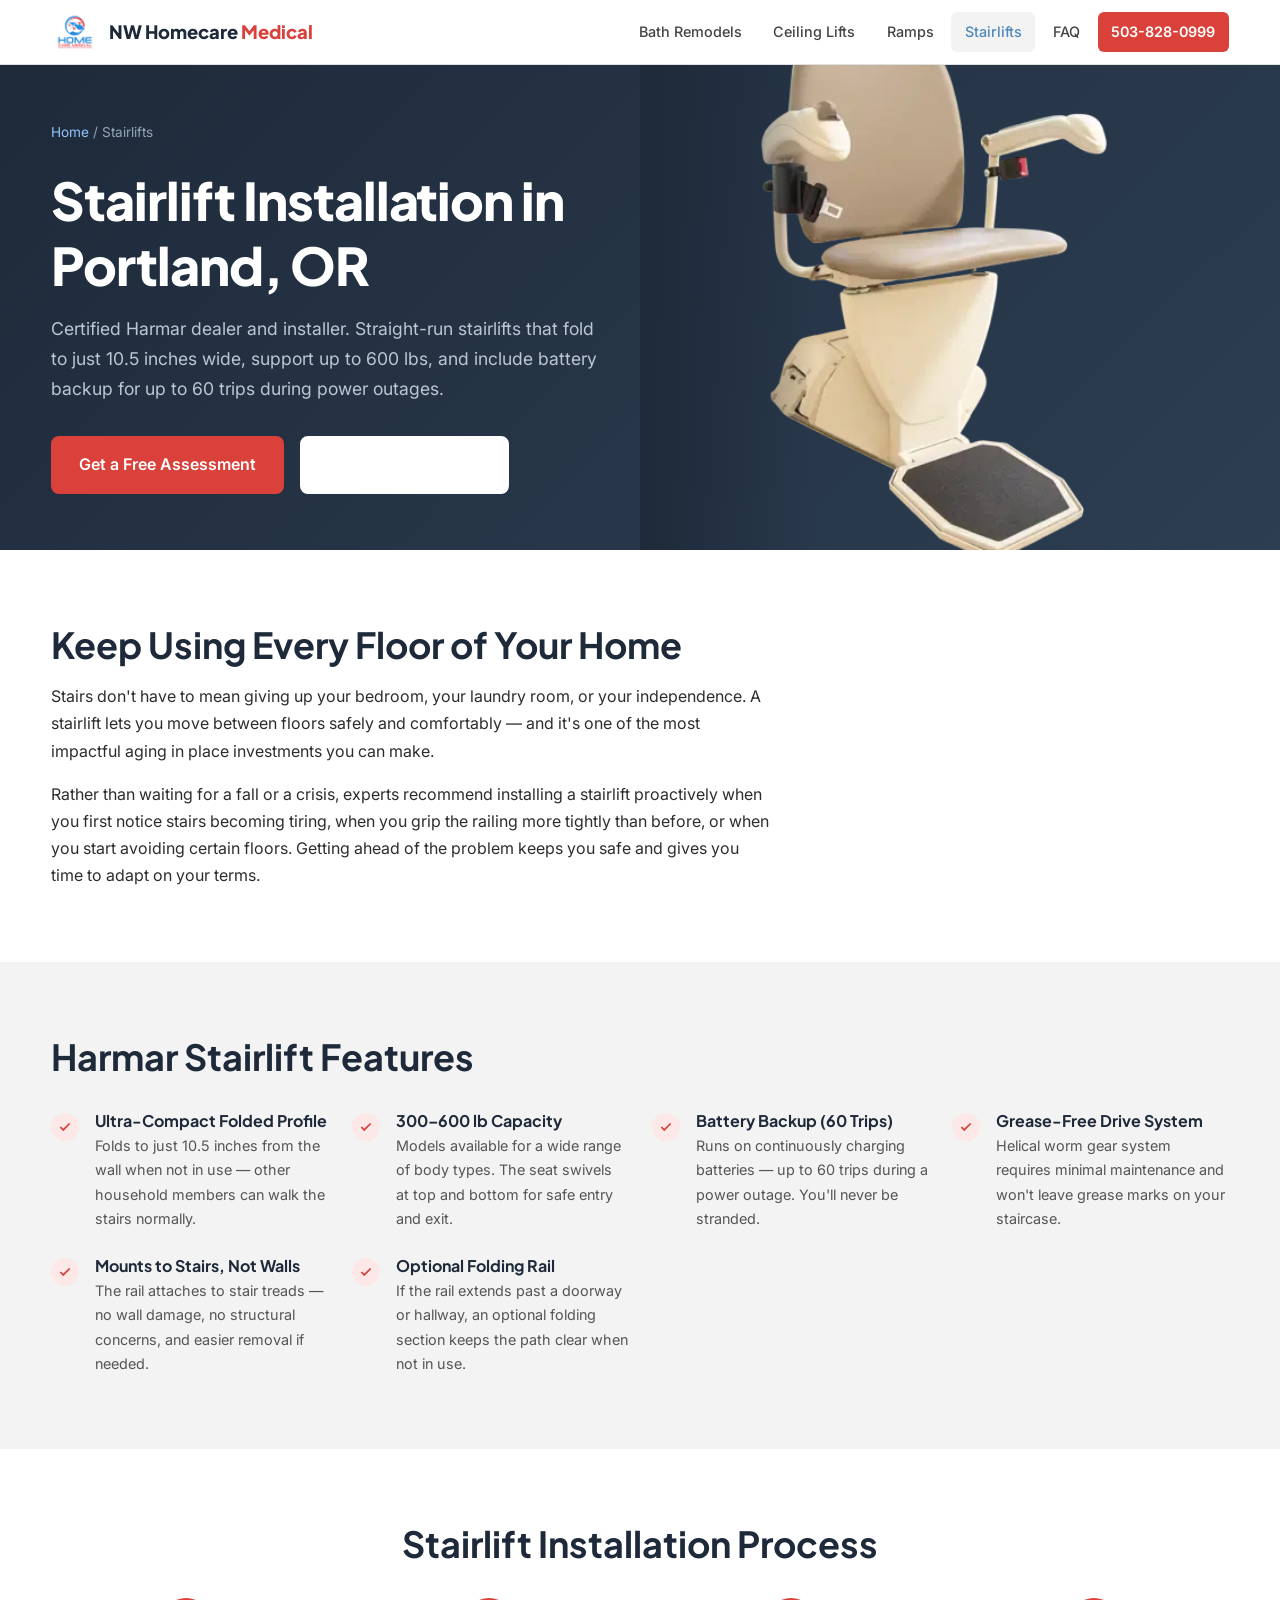
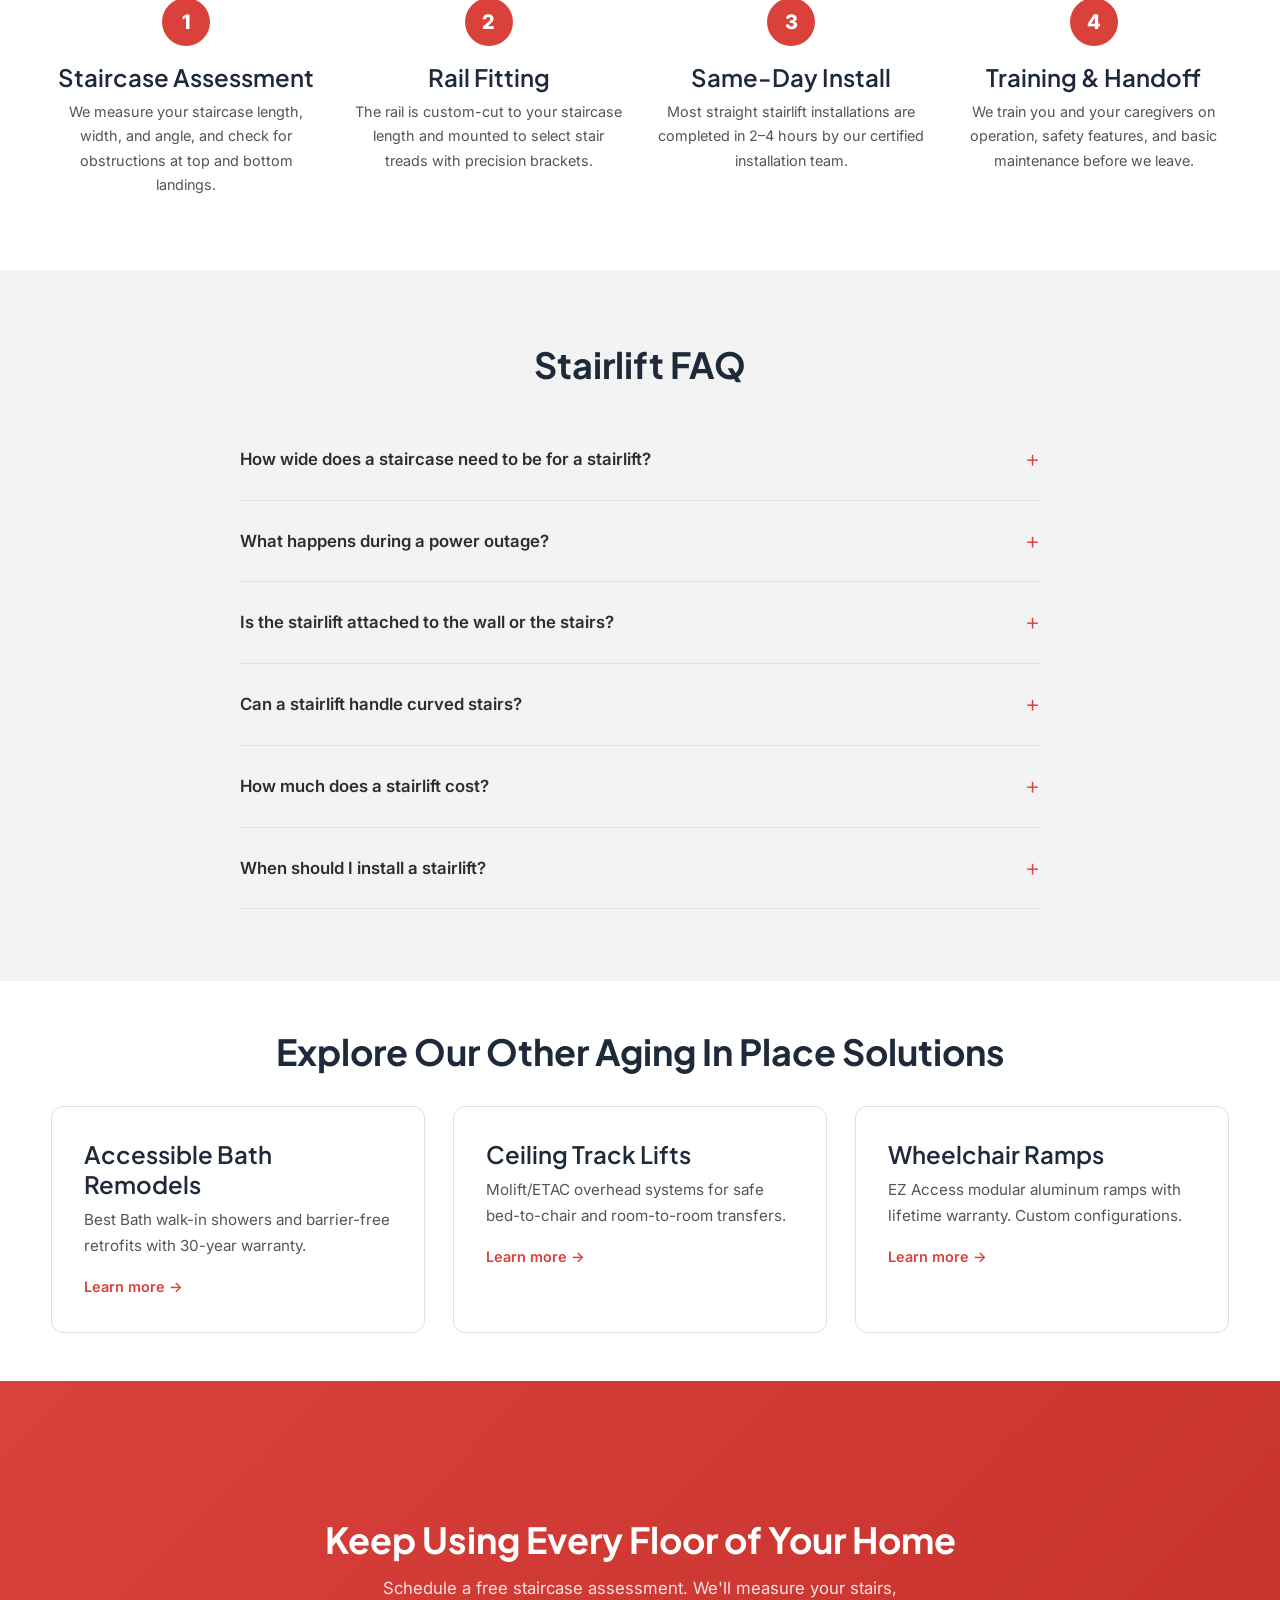
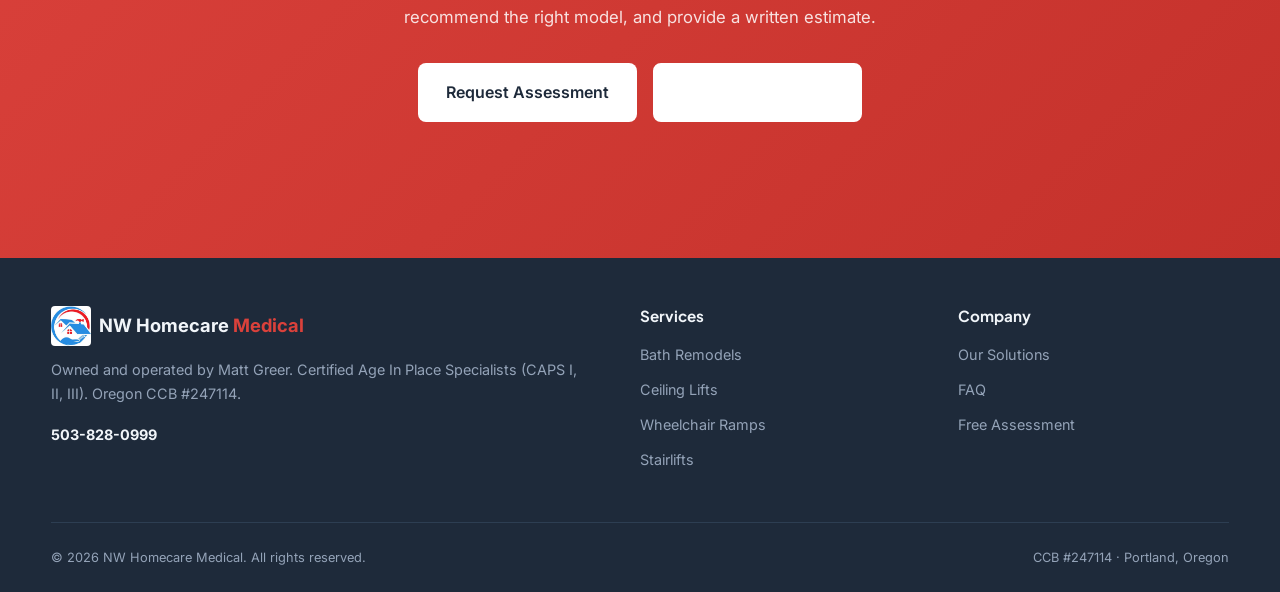
<file: stairlifts/index.html>
<!DOCTYPE html>
<html lang="en">
<head>
    <meta charset="UTF-8">
    <meta name="viewport" content="width=device-width, initial-scale=1">

    <title>Stairlifts Portland — Harmar Straight Stairlift Installation | NW Homecare Medical</title>
    <meta name="description" content="Harmar straight stairlift installation in Portland, OR. Folds to 10.5&quot; wide, 300–600 lb capacity, battery backup for 60 trips. LiftSquad-certified installer. Free assessment — call 503-828-0999.">
    <meta name="robots" content="index, follow, max-image-preview:large">
    <link rel="canonical" href="https://nwhomecaremed.com/stairlifts/">

    <meta property="og:locale" content="en_US">
    <meta property="og:type" content="website">
    <meta property="og:title" content="Stairlifts Portland — Harmar Straight Stairlift Installation">
    <meta property="og:description" content="Harmar straight stairlift installation in Portland, OR. Folds to 10.5&quot; wide, battery backup, installed in one day.">
    <meta property="og:url" content="https://nwhomecaremed.com/stairlifts/">
    <meta property="og:site_name" content="NW Homecare Medical">
    <meta name="twitter:card" content="summary_large_image">

    <link rel="preconnect" href="https://fonts.googleapis.com">
    <link rel="preconnect" href="https://fonts.gstatic.com" crossorigin>
    <link href="https://fonts.googleapis.com/css2?family=Inter:wght@400;500;600&family=Plus+Jakarta+Sans:wght@600;700;800&display=swap" rel="stylesheet">
    <meta name="theme-color" content="#1e2a3a">
    <meta name="apple-mobile-web-app-status-bar-style" content="black-translucent">
    <link rel="icon" href="/assets/images/favicon.jpg" sizes="32x32">
    <link rel="icon" href="/assets/images/favicon-300.jpg" sizes="192x192">
    <link rel="apple-touch-icon" href="/assets/images/favicon-300.jpg">
    <link rel="stylesheet" href="/assets/css/main.css">

    <script type="application/ld+json">
    {
        "@context": "https://schema.org",
        "@type": "Service",
        "serviceType": "Stairlift Installation",
        "provider": {
            "@type": "HomeAndConstructionBusiness",
            "name": "NW Homecare Medical",
            "telephone": "+1-503-828-0999",
            "url": "https://nwhomecaremed.com",
            "address": {"@type": "PostalAddress", "addressLocality": "Portland", "addressRegion": "OR", "addressCountry": "US"}
        },
        "areaServed": {"@type": "State", "name": "Oregon"},
        "description": "Harmar straight-run stairlift installation for residential homes. Compact design folds to 10.5 inches, 300–600 lb capacity, battery backup for power outages.",
        "brand": {"@type": "Brand", "name": "Harmar"}
    }
    </script>

    <script type="application/ld+json">
    {
        "@context": "https://schema.org",
        "@type": "FAQPage",
        "mainEntity": [
            {
                "@type": "Question",
                "name": "How wide does a staircase need to be for a stairlift?",
                "acceptedAnswer": {"@type": "Answer", "text": "Most Harmar stairlifts require a minimum staircase width of about 26–28 inches. When folded, the unit protrudes only 10.5 inches from the wall, leaving ample room for other household members to use the stairs."}
            },
            {
                "@type": "Question",
                "name": "What happens during a power outage?",
                "acceptedAnswer": {"@type": "Answer", "text": "Harmar stairlifts run on battery power that charges continuously from a standard outlet. The battery backup provides up to 60 trips during a power outage, so you'll never be stranded mid-staircase."}
            },
            {
                "@type": "Question",
                "name": "Is the stairlift attached to the wall or the stairs?",
                "acceptedAnswer": {"@type": "Answer", "text": "The rail mounts directly to the stair treads, not the wall. This means no wall damage and a cleaner installation. Rail brackets only need to attach to select stairs, not every step."}
            }
        ]
    }
    </script>
</head>
<body>

<header class="site-header">
    <div class="container header-inner">
        <a href="/" class="header-logo">
            <img src="/assets/images/logo.jpg" alt="NW Homecare Medical" width="800" height="800">
            <div class="header-logo-text">NW Homecare <span>Medical</span></div>
        </a>
        <button class="nav-toggle" aria-label="Toggle navigation" onclick="document.querySelector('.nav-main').classList.toggle('open')">
            <span></span><span></span><span></span>
        </button>
        <nav class="nav-main" aria-label="Main">
            <a href="/bath-remodel/">Bath Remodels</a>
            <a href="/overhead-lifts/">Ceiling Lifts</a>
            <a href="/wheelchair-ramps/">Ramps</a>
            <a href="/stairlifts/" class="active">Stairlifts</a>
            <a href="/faq/">FAQ</a>
            <a href="tel:5038280999" class="nav-cta">503-828-0999</a>
        </nav>
    </div>
</header>

<section class="service-hero service-hero--img">
    <div class="container">
        <div class="hero-split">
            <div class="hero-content">
                <div class="breadcrumb"><a href="/">Home</a> / Stairlifts</div>
                <h1>Stairlift Installation in Portland, OR</h1>
                <p>Certified Harmar dealer and installer. Straight-run stairlifts that fold to just 10.5 inches wide, support up to 600 lbs, and include battery backup for up to 60 trips during power outages.</p>
                <div class="btn-group mt-2" style="justify-content:flex-start">
                    <a href="/#contact" class="btn btn-primary">Get a Free Assessment</a>
                    <a href="tel:5038280999" class="btn btn-secondary" style="border-color:#fff;color:#fff">Call 503-828-0999</a>
                </div>
            </div>
            <div class="hero-image" style="background-image:url('/assets/images/stairlift-pinnacle.webp')"></div>
        </div>
    </div>
</section>

<section class="section">
    <div class="container">
        <h2>Keep Using Every Floor of Your Home</h2>
        <p class="mt-1">Stairs don't have to mean giving up your bedroom, your laundry room, or your independence. A stairlift lets you move between floors safely and comfortably — and it's one of the most impactful aging in place investments you can make.</p>
        <p class="mt-1">Rather than waiting for a fall or a crisis, experts recommend installing a stairlift proactively when you first notice stairs becoming tiring, when you grip the railing more tightly than before, or when you start avoiding certain floors. Getting ahead of the problem keeps you safe and gives you time to adapt on your terms.</p>
    </div>
</section>

<section class="section section--alt">
    <div class="container">
        <h2>Harmar Stairlift Features</h2>
        <div class="features-grid mt-2">
            <div class="feature">
                <div class="feature-check"><svg viewBox="0 0 24 24" fill="none" stroke="currentColor" stroke-width="3"><path d="M20 6L9 17l-5-5"/></svg></div>
                <div>
                    <h4>Ultra-Compact Folded Profile</h4>
                    <p>Folds to just 10.5 inches from the wall when not in use — other household members can walk the stairs normally.</p>
                </div>
            </div>
            <div class="feature">
                <div class="feature-check"><svg viewBox="0 0 24 24" fill="none" stroke="currentColor" stroke-width="3"><path d="M20 6L9 17l-5-5"/></svg></div>
                <div>
                    <h4>300–600 lb Capacity</h4>
                    <p>Models available for a wide range of body types. The seat swivels at top and bottom for safe entry and exit.</p>
                </div>
            </div>
            <div class="feature">
                <div class="feature-check"><svg viewBox="0 0 24 24" fill="none" stroke="currentColor" stroke-width="3"><path d="M20 6L9 17l-5-5"/></svg></div>
                <div>
                    <h4>Battery Backup (60 Trips)</h4>
                    <p>Runs on continuously charging batteries — up to 60 trips during a power outage. You'll never be stranded.</p>
                </div>
            </div>
            <div class="feature">
                <div class="feature-check"><svg viewBox="0 0 24 24" fill="none" stroke="currentColor" stroke-width="3"><path d="M20 6L9 17l-5-5"/></svg></div>
                <div>
                    <h4>Grease-Free Drive System</h4>
                    <p>Helical worm gear system requires minimal maintenance and won't leave grease marks on your staircase.</p>
                </div>
            </div>
            <div class="feature">
                <div class="feature-check"><svg viewBox="0 0 24 24" fill="none" stroke="currentColor" stroke-width="3"><path d="M20 6L9 17l-5-5"/></svg></div>
                <div>
                    <h4>Mounts to Stairs, Not Walls</h4>
                    <p>The rail attaches to stair treads — no wall damage, no structural concerns, and easier removal if needed.</p>
                </div>
            </div>
            <div class="feature">
                <div class="feature-check"><svg viewBox="0 0 24 24" fill="none" stroke="currentColor" stroke-width="3"><path d="M20 6L9 17l-5-5"/></svg></div>
                <div>
                    <h4>Optional Folding Rail</h4>
                    <p>If the rail extends past a doorway or hallway, an optional folding section keeps the path clear when not in use.</p>
                </div>
            </div>
        </div>
    </div>
</section>

<section class="section">
    <div class="container">
        <h2 class="text-center">Stairlift Installation Process</h2>
        <div class="process-steps">
            <div class="step">
                <h3>Staircase Assessment</h3>
                <p>We measure your staircase length, width, and angle, and check for obstructions at top and bottom landings.</p>
            </div>
            <div class="step">
                <h3>Rail Fitting</h3>
                <p>The rail is custom-cut to your staircase length and mounted to select stair treads with precision brackets.</p>
            </div>
            <div class="step">
                <h3>Same-Day Install</h3>
                <p>Most straight stairlift installations are completed in 2–4 hours by our certified installation team.</p>
            </div>
            <div class="step">
                <h3>Training & Handoff</h3>
                <p>We train you and your caregivers on operation, safety features, and basic maintenance before we leave.</p>
            </div>
        </div>
    </div>
</section>

<!-- FAQ -->
<section class="section section--alt" id="faq">
    <div class="container">
        <h2 class="text-center">Stairlift FAQ</h2>
        <div class="faq-list">
            <details class="faq-item">
                <summary>How wide does a staircase need to be for a stairlift?</summary>
                <div class="faq-answer">Most Harmar stairlifts require a minimum staircase width of about 26–28 inches. When folded, the unit protrudes only 10.5 inches from the wall, leaving plenty of room for other people to walk the stairs.</div>
            </details>
            <details class="faq-item">
                <summary>What happens during a power outage?</summary>
                <div class="faq-answer">Harmar stairlifts run on battery power that charges continuously from a standard household outlet. The battery backup provides up to 60 full trips during a power outage, so you'll never be stranded on the staircase.</div>
            </details>
            <details class="faq-item">
                <summary>Is the stairlift attached to the wall or the stairs?</summary>
                <div class="faq-answer">The rail mounts directly to the stair treads — not the wall. This means no wall damage and a cleaner installation. Rail brackets only need to be attached to select stairs, not every step.</div>
            </details>
            <details class="faq-item">
                <summary>Can a stairlift handle curved stairs?</summary>
                <div class="faq-answer">NW Homecare Medical specializes in straight-run Harmar stairlifts. If your staircase has curves or intermediate landings, contact us — we can discuss options or refer you to a curved stairlift specialist.</div>
            </details>
            <details class="faq-item">
                <summary>How much does a stairlift cost?</summary>
                <div class="faq-answer">Harmar straight stairlifts typically range from $3,000 to $6,000 including installation, depending on staircase length and selected features. We provide free in-home assessments with written estimates.</div>
            </details>
            <details class="faq-item">
                <summary>When should I install a stairlift?</summary>
                <div class="faq-answer">Experts recommend acting proactively — when stairs start feeling more tiring, when you grip the railing tightly, or when you begin avoiding certain floors. Installing before a crisis gives you time to adapt comfortably rather than making a rushed decision after a fall.</div>
            </details>
        </div>
    </div>
</section>

<!-- CROSS-LINKS -->
<section class="section cross-links">
    <div class="container">
        <h2>Explore Our Other Aging In Place Solutions</h2>
        <div class="card-grid">
            <a href="/bath-remodel/" class="card" style="text-decoration:none;color:inherit">
                <h3>Accessible Bath Remodels</h3>
                <p>Best Bath walk-in showers and barrier-free retrofits with 30-year warranty.</p>
                <span class="card-link">Learn more →</span>
            </a>
            <a href="/overhead-lifts/" class="card" style="text-decoration:none;color:inherit">
                <h3>Ceiling Track Lifts</h3>
                <p>Molift/ETAC overhead systems for safe bed-to-chair and room-to-room transfers.</p>
                <span class="card-link">Learn more →</span>
            </a>
            <a href="/wheelchair-ramps/" class="card" style="text-decoration:none;color:inherit">
                <h3>Wheelchair Ramps</h3>
                <p>EZ Access modular aluminum ramps with lifetime warranty. Custom configurations.</p>
                <span class="card-link">Learn more →</span>
            </a>
        </div>
    </div>
</section>

<section class="section section--accent">
    <div class="container cta-banner">
        <h2>Keep Using Every Floor of Your Home</h2>
        <p>Schedule a free staircase assessment. We'll measure your stairs, recommend the right model, and provide a written estimate.</p>
        <div class="btn-group">
            <a href="/#contact" class="btn btn-white">Request Assessment</a>
            <a href="tel:5038280999" class="btn btn-secondary" style="border-color:#fff;color:#fff">Call 503-828-0999</a>
        </div>
    </div>
</section>

<footer class="site-footer">
    <div class="container">
        <div class="footer-grid">
            <div>
                <div class="footer-logo">
                    <img src="/assets/images/favicon-300.jpg" alt="NW Homecare Medical" width="300" height="300">
                    <div class="footer-brand">NW Homecare <span>Medical</span></div>
                </div>
                <p>Owned and operated by Matt Greer. Certified Age In Place Specialists (CAPS I, II, III). Oregon CCB #247114.</p>
                <p class="mt-1"><strong style="color:#f1f5f9">503-828-0999</strong></p>
            </div>
            <div>
                <h4>Services</h4>
                <ul>
                    <li><a href="/bath-remodel/">Bath Remodels</a></li>
                    <li><a href="/overhead-lifts/">Ceiling Lifts</a></li>
                    <li><a href="/wheelchair-ramps/">Wheelchair Ramps</a></li>
                    <li><a href="/stairlifts/">Stairlifts</a></li>
                </ul>
            </div>
            <div>
                <h4>Company</h4>
                <ul>
                    <li><a href="/#services">Our Solutions</a></li>
                    <li><a href="/faq/">FAQ</a></li>
                    <li><a href="/#contact">Free Assessment</a></li>
                </ul>
            </div>
        </div>
        <div class="footer-bottom">
            <span>&copy; 2026 NW Homecare Medical. All rights reserved.</span>
            <span>CCB #247114 · Portland, Oregon</span>
        </div>
    </div>
</footer>

<!-- Mobile Sticky CTA -->
<div class="mobile-cta-bar">
    <div class="container">
        <a href="tel:5038280999" class="mcta-call">Call Now</a>
        <a href="/#contact" class="mcta-form">Free Assessment</a>
    </div>
</div>

<script>
(function(){
  var nav=document.querySelector('.nav-main');
  nav.addEventListener('click',function(e){if(e.target.tagName==='A')nav.classList.remove('open')});
})();
</script>

</body>
</html>
</file>
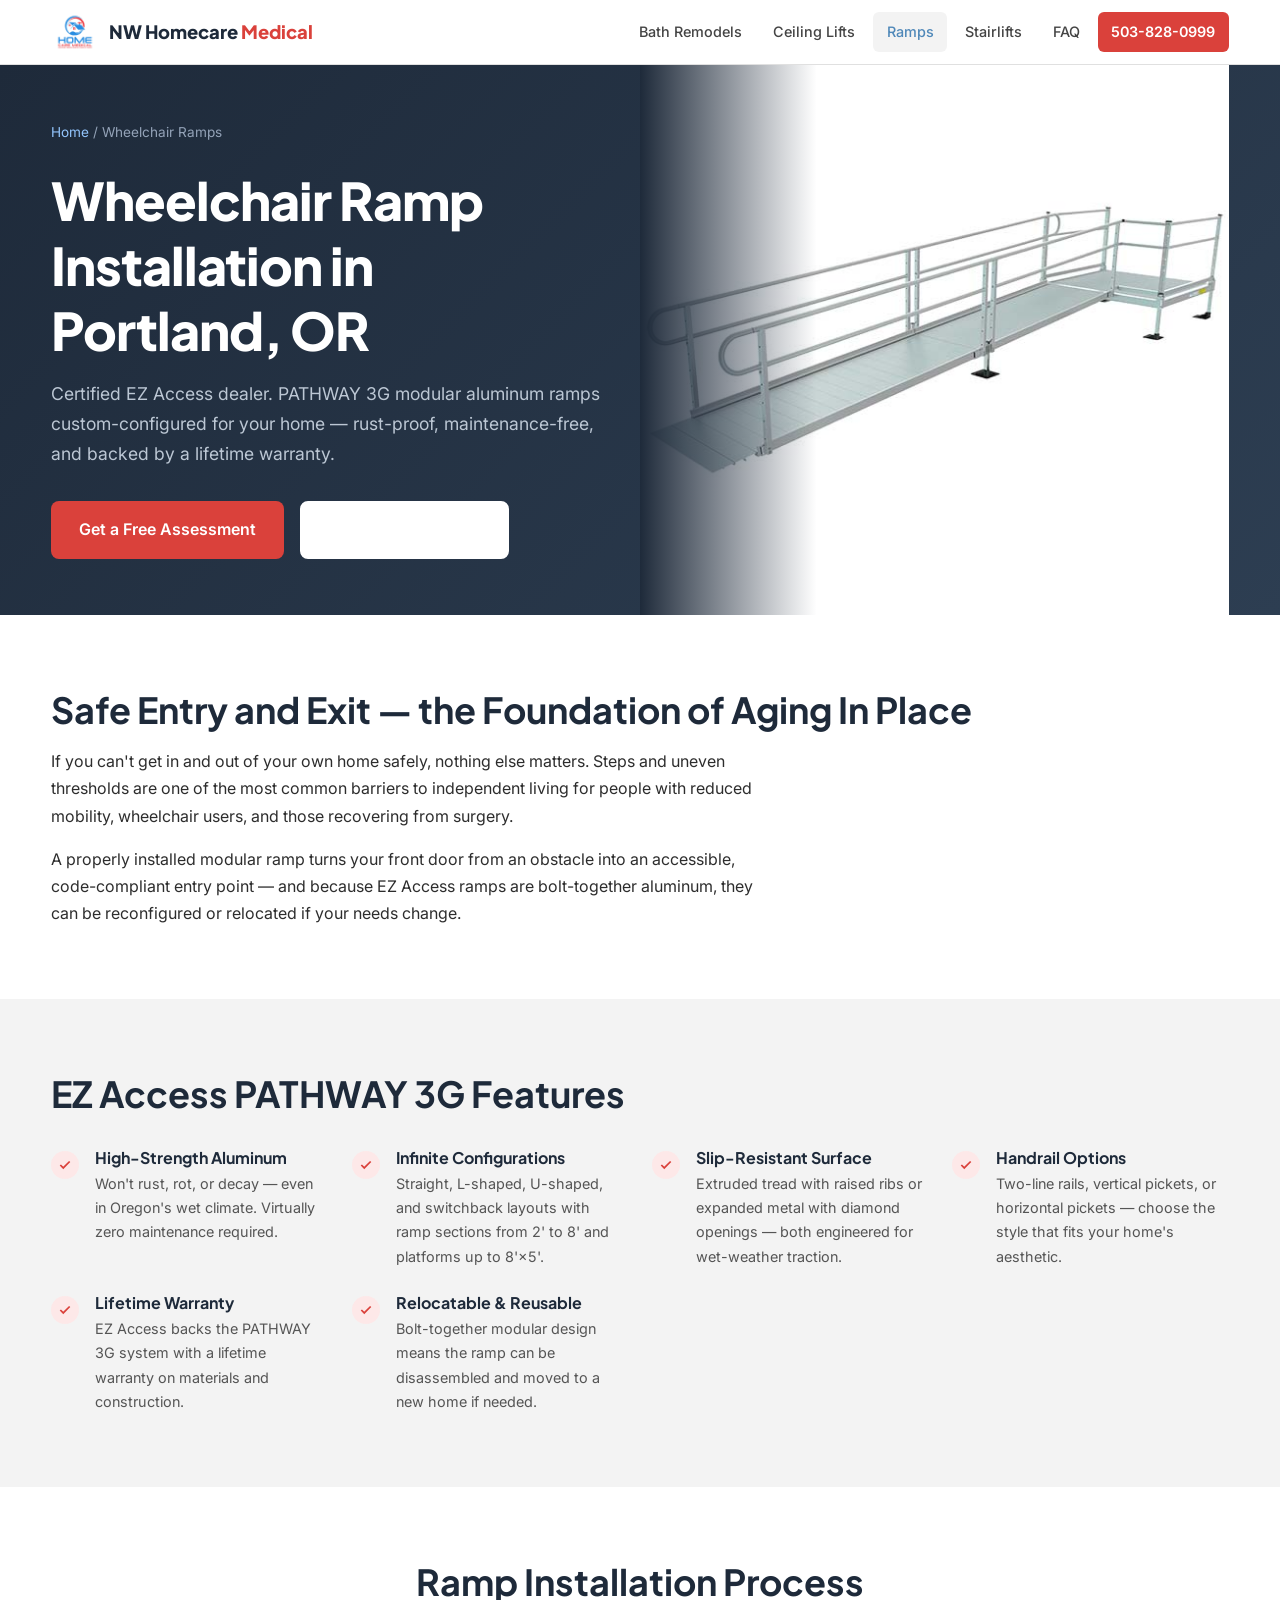
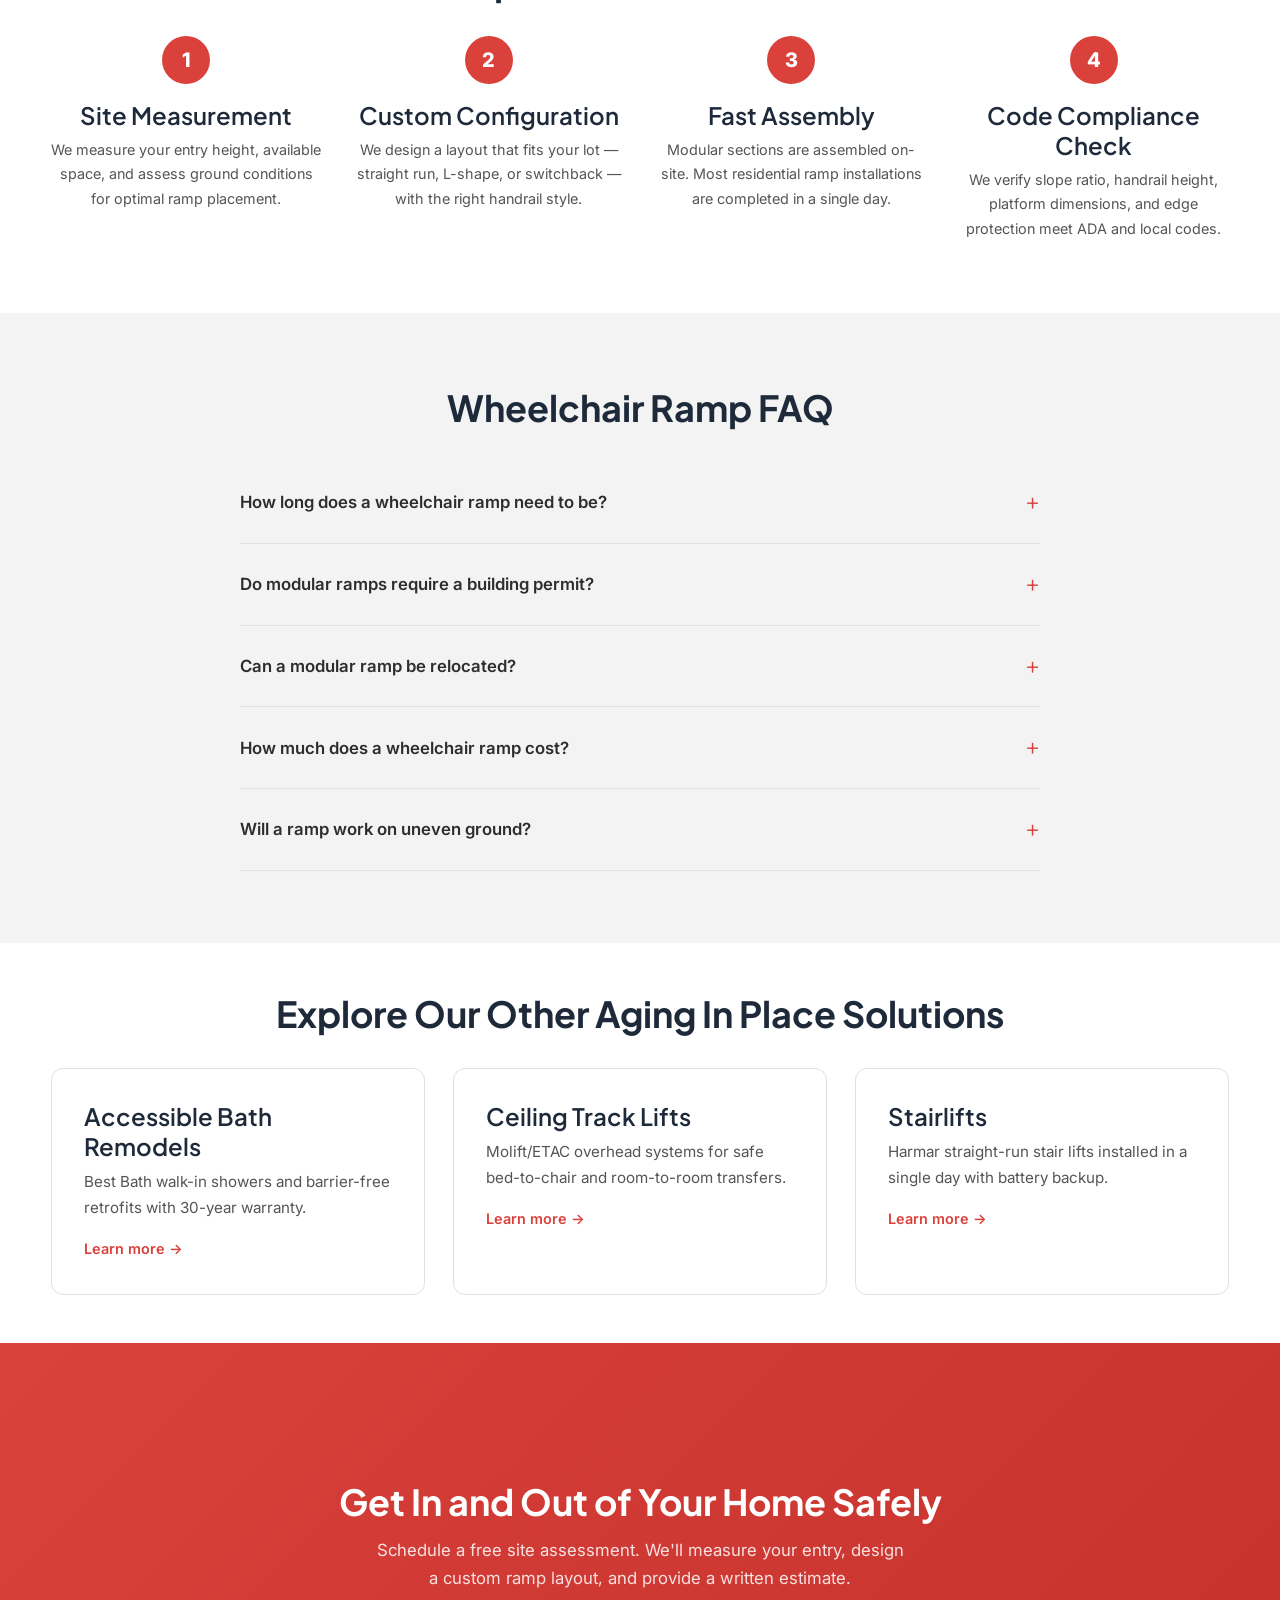
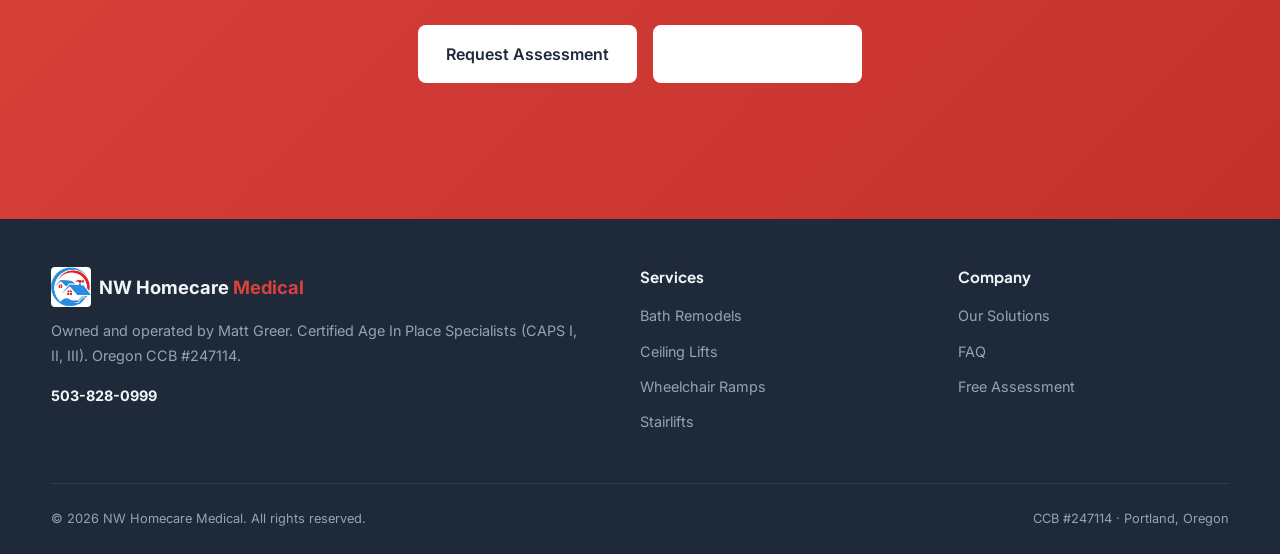
<file: wheelchair-ramps/index.html>
<!DOCTYPE html>
<html lang="en">
<head>
    <meta charset="UTF-8">
    <meta name="viewport" content="width=device-width, initial-scale=1">

    <title>Wheelchair Ramps Portland — EZ Access Modular Aluminum Ramps | NW Homecare Medical</title>
    <meta name="description" content="EZ Access PATHWAY 3G modular wheelchair ramp installation in Portland, OR. Rust-proof aluminum, lifetime warranty, ADA compliant. Custom configurations for any home entry. Call 503-828-0999.">
    <meta name="robots" content="index, follow, max-image-preview:large">
    <link rel="canonical" href="https://nwhomecaremed.com/wheelchair-ramps/">

    <meta property="og:locale" content="en_US">
    <meta property="og:type" content="website">
    <meta property="og:title" content="Wheelchair Ramps Portland — EZ Access Modular Aluminum Ramps">
    <meta property="og:description" content="EZ Access PATHWAY 3G modular ramp installation in Portland, OR. Rust-proof, maintenance-free, lifetime warranty.">
    <meta property="og:url" content="https://nwhomecaremed.com/wheelchair-ramps/">
    <meta property="og:site_name" content="NW Homecare Medical">
    <meta name="twitter:card" content="summary_large_image">

    <link rel="preconnect" href="https://fonts.googleapis.com">
    <link rel="preconnect" href="https://fonts.gstatic.com" crossorigin>
    <link href="https://fonts.googleapis.com/css2?family=Inter:wght@400;500;600&family=Plus+Jakarta+Sans:wght@600;700;800&display=swap" rel="stylesheet">
    <meta name="theme-color" content="#1e2a3a">
    <meta name="apple-mobile-web-app-status-bar-style" content="black-translucent">
    <link rel="icon" href="/assets/images/favicon.jpg" sizes="32x32">
    <link rel="icon" href="/assets/images/favicon-300.jpg" sizes="192x192">
    <link rel="apple-touch-icon" href="/assets/images/favicon-300.jpg">
    <link rel="stylesheet" href="/assets/css/main.css">

    <script type="application/ld+json">
    {
        "@context": "https://schema.org",
        "@type": "Service",
        "serviceType": "Wheelchair Ramp Installation",
        "provider": {
            "@type": "HomeAndConstructionBusiness",
            "name": "NW Homecare Medical",
            "telephone": "+1-503-828-0999",
            "url": "https://nwhomecaremed.com",
            "address": {"@type": "PostalAddress", "addressLocality": "Portland", "addressRegion": "OR", "addressCountry": "US"}
        },
        "areaServed": {"@type": "State", "name": "Oregon"},
        "description": "EZ Access PATHWAY 3G modular aluminum wheelchair ramp systems. Custom configurations for residential entries, ADA compliant, lifetime warranty.",
        "brand": {"@type": "Brand", "name": "EZ Access"}
    }
    </script>

    <script type="application/ld+json">
    {
        "@context": "https://schema.org",
        "@type": "FAQPage",
        "mainEntity": [
            {
                "@type": "Question",
                "name": "How long does a wheelchair ramp need to be?",
                "acceptedAnswer": {"@type": "Answer", "text": "ADA guidelines recommend a 1:12 slope ratio — meaning 1 foot of ramp length for every inch of rise. A home with a 24-inch entry step would need approximately 24 feet of ramp run, which can be configured in an L-shape or switchback to fit the available space."}
            },
            {
                "@type": "Question",
                "name": "Do modular ramps require a building permit?",
                "acceptedAnswer": {"@type": "Answer", "text": "Requirements vary by municipality. In many Oregon jurisdictions, modular ramp systems that don't permanently attach to the structure may be exempt from permits. We handle permit research and applications as part of our service."}
            },
            {
                "@type": "Question",
                "name": "Can a modular ramp be relocated?",
                "acceptedAnswer": {"@type": "Answer", "text": "Yes. EZ Access PATHWAY 3G ramps are bolt-together modular systems that can be disassembled and reconfigured at a new location — making them ideal for renters or temporary recovery needs."}
            }
        ]
    }
    </script>
</head>
<body>

<header class="site-header">
    <div class="container header-inner">
        <a href="/" class="header-logo">
            <img src="/assets/images/logo.jpg" alt="NW Homecare Medical" width="800" height="800">
            <div class="header-logo-text">NW Homecare <span>Medical</span></div>
        </a>
        <button class="nav-toggle" aria-label="Toggle navigation" onclick="document.querySelector('.nav-main').classList.toggle('open')">
            <span></span><span></span><span></span>
        </button>
        <nav class="nav-main" aria-label="Main">
            <a href="/bath-remodel/">Bath Remodels</a>
            <a href="/overhead-lifts/">Ceiling Lifts</a>
            <a href="/wheelchair-ramps/" class="active">Ramps</a>
            <a href="/stairlifts/">Stairlifts</a>
            <a href="/faq/">FAQ</a>
            <a href="tel:5038280999" class="nav-cta">503-828-0999</a>
        </nav>
    </div>
</header>

<section class="service-hero service-hero--img">
    <div class="container">
        <div class="hero-split">
            <div class="hero-content">
                <div class="breadcrumb"><a href="/">Home</a> / Wheelchair Ramps</div>
                <h1>Wheelchair Ramp Installation in Portland, OR</h1>
                <p>Certified EZ Access dealer. PATHWAY 3G modular aluminum ramps custom-configured for your home — rust-proof, maintenance-free, and backed by a lifetime warranty.</p>
                <div class="btn-group mt-2" style="justify-content:flex-start">
                    <a href="/#contact" class="btn btn-primary">Get a Free Assessment</a>
                    <a href="tel:5038280999" class="btn btn-secondary" style="border-color:#fff;color:#fff">Call 503-828-0999</a>
                </div>
            </div>
            <div class="hero-image" style="background-image:url('/assets/images/ramp-pathway3g.jpg')"></div>
        </div>
    </div>
</section>

<section class="section">
    <div class="container">
        <h2>Safe Entry and Exit — the Foundation of Aging In Place</h2>
        <p class="mt-1">If you can't get in and out of your own home safely, nothing else matters. Steps and uneven thresholds are one of the most common barriers to independent living for people with reduced mobility, wheelchair users, and those recovering from surgery.</p>
        <p class="mt-1">A properly installed modular ramp turns your front door from an obstacle into an accessible, code-compliant entry point — and because EZ Access ramps are bolt-together aluminum, they can be reconfigured or relocated if your needs change.</p>
    </div>
</section>

<section class="section section--alt">
    <div class="container">
        <h2>EZ Access PATHWAY 3G Features</h2>
        <div class="features-grid mt-2">
            <div class="feature">
                <div class="feature-check"><svg viewBox="0 0 24 24" fill="none" stroke="currentColor" stroke-width="3"><path d="M20 6L9 17l-5-5"/></svg></div>
                <div>
                    <h4>High-Strength Aluminum</h4>
                    <p>Won't rust, rot, or decay — even in Oregon's wet climate. Virtually zero maintenance required.</p>
                </div>
            </div>
            <div class="feature">
                <div class="feature-check"><svg viewBox="0 0 24 24" fill="none" stroke="currentColor" stroke-width="3"><path d="M20 6L9 17l-5-5"/></svg></div>
                <div>
                    <h4>Infinite Configurations</h4>
                    <p>Straight, L-shaped, U-shaped, and switchback layouts with ramp sections from 2' to 8' and platforms up to 8'×5'.</p>
                </div>
            </div>
            <div class="feature">
                <div class="feature-check"><svg viewBox="0 0 24 24" fill="none" stroke="currentColor" stroke-width="3"><path d="M20 6L9 17l-5-5"/></svg></div>
                <div>
                    <h4>Slip-Resistant Surface</h4>
                    <p>Extruded tread with raised ribs or expanded metal with diamond openings — both engineered for wet-weather traction.</p>
                </div>
            </div>
            <div class="feature">
                <div class="feature-check"><svg viewBox="0 0 24 24" fill="none" stroke="currentColor" stroke-width="3"><path d="M20 6L9 17l-5-5"/></svg></div>
                <div>
                    <h4>Handrail Options</h4>
                    <p>Two-line rails, vertical pickets, or horizontal pickets — choose the style that fits your home's aesthetic.</p>
                </div>
            </div>
            <div class="feature">
                <div class="feature-check"><svg viewBox="0 0 24 24" fill="none" stroke="currentColor" stroke-width="3"><path d="M20 6L9 17l-5-5"/></svg></div>
                <div>
                    <h4>Lifetime Warranty</h4>
                    <p>EZ Access backs the PATHWAY 3G system with a lifetime warranty on materials and construction.</p>
                </div>
            </div>
            <div class="feature">
                <div class="feature-check"><svg viewBox="0 0 24 24" fill="none" stroke="currentColor" stroke-width="3"><path d="M20 6L9 17l-5-5"/></svg></div>
                <div>
                    <h4>Relocatable & Reusable</h4>
                    <p>Bolt-together modular design means the ramp can be disassembled and moved to a new home if needed.</p>
                </div>
            </div>
        </div>
    </div>
</section>

<section class="section">
    <div class="container">
        <h2 class="text-center">Ramp Installation Process</h2>
        <div class="process-steps">
            <div class="step">
                <h3>Site Measurement</h3>
                <p>We measure your entry height, available space, and assess ground conditions for optimal ramp placement.</p>
            </div>
            <div class="step">
                <h3>Custom Configuration</h3>
                <p>We design a layout that fits your lot — straight run, L-shape, or switchback — with the right handrail style.</p>
            </div>
            <div class="step">
                <h3>Fast Assembly</h3>
                <p>Modular sections are assembled on-site. Most residential ramp installations are completed in a single day.</p>
            </div>
            <div class="step">
                <h3>Code Compliance Check</h3>
                <p>We verify slope ratio, handrail height, platform dimensions, and edge protection meet ADA and local codes.</p>
            </div>
        </div>
    </div>
</section>

<!-- FAQ -->
<section class="section section--alt" id="faq">
    <div class="container">
        <h2 class="text-center">Wheelchair Ramp FAQ</h2>
        <div class="faq-list">
            <details class="faq-item">
                <summary>How long does a wheelchair ramp need to be?</summary>
                <div class="faq-answer">ADA guidelines recommend a 1:12 slope ratio — meaning 1 foot of ramp length for every inch of rise. A home with a 24-inch entry step would need approximately 24 feet of ramp run, which can be configured in an L-shape or switchback to fit the available space.</div>
            </details>
            <details class="faq-item">
                <summary>Do modular ramps require a building permit?</summary>
                <div class="faq-answer">Requirements vary by municipality. In many Oregon jurisdictions, modular ramp systems that don't permanently attach to the structure may be exempt from permits. We research permit requirements for your location and handle applications as part of our service.</div>
            </details>
            <details class="faq-item">
                <summary>Can a modular ramp be relocated?</summary>
                <div class="faq-answer">Yes. EZ Access PATHWAY 3G ramps are bolt-together systems that can be fully disassembled and reconfigured at a new location. This makes them ideal for renters, temporary recovery needs, or if you move to a different home.</div>
            </details>
            <details class="faq-item">
                <summary>How much does a wheelchair ramp cost?</summary>
                <div class="faq-answer">EZ Access PATHWAY 3G ramp systems typically range from $2,000 for a short straight run to $8,000+ for longer configurations with platforms and turns. Pricing depends on total length, number of platforms, and handrail style. We provide free site assessments with written estimates.</div>
            </details>
            <details class="faq-item">
                <summary>Will a ramp work on uneven ground?</summary>
                <div class="faq-answer">Yes. The PATHWAY 3G system uses adjustable legs and concrete pad footings that accommodate uneven terrain. We assess your specific ground conditions and engineer a stable, level installation.</div>
            </details>
        </div>
    </div>
</section>

<!-- CROSS-LINKS -->
<section class="section cross-links">
    <div class="container">
        <h2>Explore Our Other Aging In Place Solutions</h2>
        <div class="card-grid">
            <a href="/bath-remodel/" class="card" style="text-decoration:none;color:inherit">
                <h3>Accessible Bath Remodels</h3>
                <p>Best Bath walk-in showers and barrier-free retrofits with 30-year warranty.</p>
                <span class="card-link">Learn more →</span>
            </a>
            <a href="/overhead-lifts/" class="card" style="text-decoration:none;color:inherit">
                <h3>Ceiling Track Lifts</h3>
                <p>Molift/ETAC overhead systems for safe bed-to-chair and room-to-room transfers.</p>
                <span class="card-link">Learn more →</span>
            </a>
            <a href="/stairlifts/" class="card" style="text-decoration:none;color:inherit">
                <h3>Stairlifts</h3>
                <p>Harmar straight-run stair lifts installed in a single day with battery backup.</p>
                <span class="card-link">Learn more →</span>
            </a>
        </div>
    </div>
</section>

<section class="section section--accent">
    <div class="container cta-banner">
        <h2>Get In and Out of Your Home Safely</h2>
        <p>Schedule a free site assessment. We'll measure your entry, design a custom ramp layout, and provide a written estimate.</p>
        <div class="btn-group">
            <a href="/#contact" class="btn btn-white">Request Assessment</a>
            <a href="tel:5038280999" class="btn btn-secondary" style="border-color:#fff;color:#fff">Call 503-828-0999</a>
        </div>
    </div>
</section>

<footer class="site-footer">
    <div class="container">
        <div class="footer-grid">
            <div>
                <div class="footer-logo">
                    <img src="/assets/images/favicon-300.jpg" alt="NW Homecare Medical" width="300" height="300">
                    <div class="footer-brand">NW Homecare <span>Medical</span></div>
                </div>
                <p>Owned and operated by Matt Greer. Certified Age In Place Specialists (CAPS I, II, III). Oregon CCB #247114.</p>
                <p class="mt-1"><strong style="color:#f1f5f9">503-828-0999</strong></p>
            </div>
            <div>
                <h4>Services</h4>
                <ul>
                    <li><a href="/bath-remodel/">Bath Remodels</a></li>
                    <li><a href="/overhead-lifts/">Ceiling Lifts</a></li>
                    <li><a href="/wheelchair-ramps/">Wheelchair Ramps</a></li>
                    <li><a href="/stairlifts/">Stairlifts</a></li>
                </ul>
            </div>
            <div>
                <h4>Company</h4>
                <ul>
                    <li><a href="/#services">Our Solutions</a></li>
                    <li><a href="/faq/">FAQ</a></li>
                    <li><a href="/#contact">Free Assessment</a></li>
                </ul>
            </div>
        </div>
        <div class="footer-bottom">
            <span>&copy; 2026 NW Homecare Medical. All rights reserved.</span>
            <span>CCB #247114 · Portland, Oregon</span>
        </div>
    </div>
</footer>

<!-- Mobile Sticky CTA -->
<div class="mobile-cta-bar">
    <div class="container">
        <a href="tel:5038280999" class="mcta-call">Call Now</a>
        <a href="/#contact" class="mcta-form">Free Assessment</a>
    </div>
</div>

<script>
(function(){
  var nav=document.querySelector('.nav-main');
  nav.addEventListener('click',function(e){if(e.target.tagName==='A')nav.classList.remove('open')});
})();
</script>

</body>
</html>
</file>
<file: assets/css/main.css>
/* ── Reset & Base ─────────────────────────────────────── */
*,*::before,*::after{box-sizing:border-box;margin:0;padding:0}
html{scroll-behavior:smooth;-webkit-text-size-adjust:100%}
body{font-family:'Inter',system-ui,-apple-system,sans-serif;color:#2d2d2d;line-height:1.7;background:#fff}
img{max-width:100%;height:auto;display:block}
a{color:#4F88B9;text-decoration:none;transition:color .2s}
a:hover{color:#3a6d94}
ul,ol{list-style:none}

/* ── Brand Colors ────────────────────────────────────── */
/* Primary Red:    #DA413B  (CTAs, accents, urgency)     */
/* Secondary Blue: #4F88B9  (links, trust, headings)     */
/* Dark:           #1e2a3a  (header, footer, heroes)     */
/* Light BG:       #F3F3F3  (alt sections)               */

/* ── Typography ──────────────────────────────────────── */
h1,h2,h3,h4{font-family:'Plus Jakarta Sans','Inter',system-ui,sans-serif;color:#1e2a3a;line-height:1.25}
h1{font-size:clamp(2rem,5vw,3.25rem);font-weight:800;letter-spacing:-.02em}
h2{font-size:clamp(1.5rem,3.5vw,2.25rem);font-weight:700}
h3{font-size:clamp(1.15rem,2.5vw,1.5rem);font-weight:600}
p{max-width:72ch}

/* ── Layout ──────────────────────────────────────────── */
.container{width:min(1200px,92%);margin-inline:auto}
.section{padding:4.5rem 0}
.section--alt{background:#F3F3F3}
.section--dark{background:#1e2a3a;color:#dce3ea}
.section--dark h2,.section--dark h3{color:#f1f5f9}
.section--accent{background:linear-gradient(135deg,#DA413B 0%,#c4312b 100%);color:#fff}
.section--accent h2,.section--accent h3{color:#fff}

/* ── Header ──────────────────────────────────────────── */
.site-header{background:#fff;border-bottom:1px solid #e0e0e0;position:sticky;top:0;z-index:100}
.header-inner{display:flex;align-items:center;justify-content:space-between;padding:.5rem 0;gap:1rem}
.header-logo{display:flex;align-items:center;gap:.6rem;text-decoration:none}
.header-logo img{height:48px;width:auto;border-radius:4px}
.header-logo-text{font-family:'Plus Jakarta Sans','Inter',sans-serif;font-size:1.15rem;font-weight:800;color:#1e2a3a;white-space:nowrap;line-height:1.2}
.header-logo-text span{color:#DA413B}

/* Navigation */
.nav-toggle{display:none;background:none;border:none;cursor:pointer;padding:.5rem}
.nav-toggle span{display:block;width:24px;height:2px;background:#1e2a3a;margin:5px 0;transition:all .3s}
.nav-main{display:flex;align-items:center;gap:.25rem}
.nav-main a{padding:.5rem .85rem;border-radius:6px;font-size:.9rem;font-weight:500;color:#444;transition:all .2s}
.nav-main a:hover,.nav-main a.active{background:#F3F3F3;color:#4F88B9}
.nav-cta{background:#DA413B !important;color:#fff !important;font-weight:600 !important}
.nav-cta:hover{background:#c4312b !important}

@media(max-width:860px){
  .nav-toggle{display:block}
  .nav-main{display:none;position:absolute;top:100%;left:0;right:0;background:#fff;flex-direction:column;padding:1rem;border-bottom:1px solid #e0e0e0;box-shadow:0 8px 24px rgba(0,0,0,.08)}
  .nav-main.open{display:flex}
  .nav-main a{width:100%;padding:.75rem 1rem}
}

/* ── Hero V2 ─────────────────────────────────────────── */
.hero-v2{position:relative;overflow:hidden;color:#fff;padding:0}
.hero-v2__bg{position:absolute;inset:0;background:linear-gradient(135deg,#1a2332 0%,#243347 40%,#1e2a3a 100%);z-index:0}
.hero-v2__bg::before{content:'';position:absolute;top:-50%;right:-30%;width:80%;height:200%;background:radial-gradient(ellipse,rgba(218,65,59,.08) 0%,transparent 70%);animation:heroGlow 8s ease-in-out infinite alternate}
.hero-v2__bg::after{content:'';position:absolute;bottom:-40%;left:-20%;width:60%;height:150%;background:radial-gradient(ellipse,rgba(79,136,185,.06) 0%,transparent 70%);animation:heroGlow 10s ease-in-out infinite alternate-reverse}

@keyframes heroGlow{0%{transform:translate(0,0) scale(1)}100%{transform:translate(30px,-20px) scale(1.05)}}

.hero-v2__grid{position:relative;z-index:1;display:grid;grid-template-columns:1fr 1fr;gap:3rem;align-items:center;padding:4rem 0 2.5rem}
.hero-v2__content{max-width:560px}

/* Badges */
.hero-v2__badges{display:flex;flex-wrap:wrap;gap:.5rem;margin-bottom:1.75rem}
.hero-v2__badge{display:inline-flex;align-items:center;gap:.4rem;background:rgba(255,255,255,.08);border:1px solid rgba(255,255,255,.12);padding:.4rem .9rem;border-radius:999px;font-size:.8rem;font-weight:500;color:#94a3b8;backdrop-filter:blur(4px);animation:fadeSlideUp .6s ease both}
.hero-v2__badge:nth-child(2){animation-delay:.1s}
.hero-v2__badge svg{width:14px;height:14px;flex-shrink:0;color:#DA413B}

@keyframes fadeSlideUp{from{opacity:0;transform:translateY(12px)}to{opacity:1;transform:translateY(0)}}

/* Title */
.hero-v2__title{font-size:clamp(2.25rem,5vw,3.5rem);font-weight:800;color:#fff;line-height:1.15;letter-spacing:-.03em;margin-bottom:1.25rem;animation:fadeSlideUp .6s .15s ease both}
.hero-v2__highlight{position:relative;display:inline-block;color:#DA413B}
.hero-v2__highlight::after{content:'';position:absolute;bottom:.05em;left:0;width:100%;height:.12em;background:rgba(218,65,59,.25);border-radius:4px;transform:scaleX(0);transform-origin:left;animation:underlineReveal .8s .6s ease forwards}

@keyframes underlineReveal{to{transform:scaleX(1)}}

/* Subtitle */
.hero-v2__sub{font-size:clamp(1rem,2vw,1.2rem);color:#94a3b8;line-height:1.7;margin-bottom:2rem;animation:fadeSlideUp .6s .25s ease both}

/* Actions */
.hero-v2__actions{display:flex;flex-wrap:wrap;gap:.75rem;margin-bottom:2.5rem;animation:fadeSlideUp .6s .35s ease both}
.btn--lg{padding:1rem 2rem;font-size:1.05rem}

/* Stats */
.hero-v2__stats{display:flex;align-items:center;gap:1.5rem;animation:fadeSlideUp .6s .45s ease both}
.hero-v2__stat{text-align:center}
.hero-v2__stat-num{display:block;font-family:'Plus Jakarta Sans','Inter',sans-serif;font-size:2rem;font-weight:800;color:#fff;line-height:1}
.hero-v2__stat-label{display:block;font-size:.7rem;color:#64748b;text-transform:uppercase;letter-spacing:.08em;margin-top:.35rem}
.hero-v2__stat-divider{width:1px;height:40px;background:rgba(255,255,255,.12)}

/* Photo Mosaic */
.hero-v2__mosaic{display:grid;grid-template-columns:1fr 1fr;grid-template-rows:1fr 1fr;gap:.75rem;height:420px;animation:fadeSlideUp .8s .2s ease both}
.hero-v2__mosaic-img{position:relative;border-radius:12px;background-size:cover;background-position:center;overflow:hidden;box-shadow:0 8px 32px rgba(0,0,0,.3);transition:transform .4s ease,box-shadow .4s ease}
.hero-v2__mosaic-img:hover{transform:translateY(-4px) scale(1.02);box-shadow:0 12px 40px rgba(0,0,0,.4);animation-play-state:paused}
.hero-v2__mosaic-img::after{content:'';position:absolute;inset:0;background:linear-gradient(to top,rgba(0,0,0,.5) 0%,transparent 50%);transition:opacity .3s}
.hero-v2__mosaic-img:hover::after{opacity:.7}
.hero-v2__mosaic-label{position:absolute;bottom:.75rem;left:.75rem;font-size:.75rem;font-weight:700;color:#fff;text-transform:uppercase;letter-spacing:.06em;z-index:1;opacity:.8;transition:opacity .3s}
.hero-v2__mosaic-img:hover .hero-v2__mosaic-label{opacity:1}

.hero-v2__mosaic-img--1{animation:mosaicFloat 6s ease-in-out infinite}
.hero-v2__mosaic-img--2{animation:mosaicFloat 6s 1s ease-in-out infinite}
.hero-v2__mosaic-img--3{animation:mosaicFloat 6s 2s ease-in-out infinite}
.hero-v2__mosaic-img--4{animation:mosaicFloat 6s 3s ease-in-out infinite}

@keyframes mosaicFloat{0%,100%{transform:translateY(0)}50%{transform:translateY(-4px)}}

/* Brand bar inside hero */
.hero-v2__brands{position:relative;z-index:1;border-top:1px solid rgba(255,255,255,.06);padding:1.25rem 0}
.hero-v2__brands .container{display:flex;align-items:center;gap:2rem;justify-content:center;flex-wrap:wrap}
.hero-v2__brands-label{font-size:.75rem;color:#4F88B9;text-transform:uppercase;letter-spacing:.1em;font-weight:600;white-space:nowrap}
.hero-v2__brands-logos{display:flex;align-items:center;gap:2rem;flex-wrap:wrap}
.hero-v2__brands-logos img{height:28px;width:auto;opacity:.4;filter:brightness(0) invert(1);transition:opacity .3s}
.hero-v2__brands-logos img:hover{opacity:.8}

/* ── Mobile Hero V2 ─────────────────────────────────── */
@media(max-width:960px){
  .hero-v2__grid{grid-template-columns:1fr;gap:2rem;padding:3rem 0 2rem}
  .hero-v2__mosaic{height:220px;grid-template-columns:repeat(4,1fr);grid-template-rows:1fr;gap:.5rem}
  .hero-v2__content{max-width:100%}
  .hero-v2__title{font-size:clamp(1.75rem,5vw,2.75rem)}
}

@media(max-width:600px){
  .hero-v2__grid{padding:2.5rem 0 1.5rem;gap:1.5rem}
  .hero-v2__mosaic{height:160px;grid-template-columns:1fr 1fr;grid-template-rows:1fr 1fr;gap:.5rem}
  .hero-v2__stats{gap:1rem}
  .hero-v2__stat-num{font-size:1.5rem}
  .hero-v2__stat-label{font-size:.65rem}
  .hero-v2__stat-divider{height:30px}
  .hero-v2__actions{flex-direction:column}
  .hero-v2__actions .btn{width:100%;justify-content:center}
  .hero-v2__brands-logos{gap:1.25rem}
  .hero-v2__brands-logos img{height:22px}
  .hero-v2__brands .container{gap:1rem}
}

/* Legacy hero (service pages still use it) */
.hero{background:linear-gradient(135deg,#1e2a3a 0%,#2d3e52 100%);color:#fff;padding:5rem 0 4rem;text-align:center}
.hero h1{color:#fff;margin-bottom:1rem}
.hero-sub{font-size:clamp(1.05rem,2.2vw,1.35rem);color:#bcc7d4;max-width:640px;margin:0 auto 2rem}
.badge{display:inline-flex;align-items:center;gap:.4rem;background:rgba(255,255,255,.1);border:1px solid rgba(255,255,255,.15);padding:.45rem 1rem;border-radius:999px;font-size:.85rem;font-weight:500;color:#dce3ea}
.badge svg{width:16px;height:16px;flex-shrink:0}

/* ── Buttons ─────────────────────────────────────────── */
.btn{display:inline-flex;align-items:center;gap:.5rem;padding:.85rem 1.75rem;border-radius:8px;font-weight:600;font-size:1rem;border:none;cursor:pointer;transition:all .25s}
.btn-primary{background:#DA413B;color:#fff}
.btn-primary:hover{background:#c4312b;color:#fff;transform:translateY(-1px);box-shadow:0 4px 12px rgba(218,65,59,.3)}
.btn-secondary{background:#fff;color:#DA413B;border:2px solid #DA413B}
.btn-secondary:hover{background:#fef2f2;color:#c4312b}
.btn-white{background:#fff;color:#1e2a3a}
.btn-white:hover{background:#F3F3F3;transform:translateY(-1px)}
.btn-blue{background:#4F88B9;color:#fff}
.btn-blue:hover{background:#3a6d94;color:#fff;transform:translateY(-1px)}

.btn-group{display:flex;flex-wrap:wrap;gap:1rem;justify-content:center}

/* ── Cards ───────────────────────────────────────────── */
.card-grid{display:grid;grid-template-columns:repeat(auto-fit,minmax(280px,1fr));gap:1.75rem;margin-top:2rem}
.card{background:#fff;border-radius:12px;padding:2rem;border:1px solid #e0e0e0;transition:all .3s}
.card:hover{border-color:#DA413B;box-shadow:0 8px 24px rgba(218,65,59,.1);transform:translateY(-2px)}
.card-icon{width:48px;height:48px;background:linear-gradient(135deg,#fde8e8,#fecaca);border-radius:10px;display:flex;align-items:center;justify-content:center;margin-bottom:1.25rem}
.card-icon svg{width:24px;height:24px;color:#DA413B}
.card h3{margin-bottom:.5rem}
.card p{color:#555;font-size:.95rem}
.card .card-link{display:inline-flex;align-items:center;gap:.35rem;margin-top:1rem;font-weight:600;font-size:.9rem;color:#DA413B}
.card .card-link:hover{gap:.5rem}

/* ── Service Page Hero ───────────────────────────────── */
.service-hero{background:linear-gradient(135deg,#1e2a3a 0%,#2d3e52 100%);color:#fff;padding:4rem 0 3rem}
.service-hero .breadcrumb{font-size:.85rem;color:#94a3b8;margin-bottom:1.5rem}
.service-hero .breadcrumb a{color:#93c5fd}
.service-hero .breadcrumb a:hover{color:#fff}
.service-hero h1{color:#fff;margin-bottom:1rem}
.service-hero p{color:#bcc7d4;font-size:1.1rem;max-width:640px}

/* ── Features List ───────────────────────────────────── */
.features-grid{display:grid;grid-template-columns:repeat(auto-fit,minmax(260px,1fr));gap:1.5rem;margin-top:2rem}
.feature{display:flex;gap:1rem;align-items:flex-start}
.feature-check{flex-shrink:0;width:28px;height:28px;background:#fde8e8;border-radius:50%;display:flex;align-items:center;justify-content:center;margin-top:.15rem}
.feature-check svg{width:14px;height:14px;color:#DA413B}
.feature h4{font-size:1rem;margin-bottom:.2rem}
.feature p{font-size:.9rem;color:#555}

/* ── FAQ ─────────────────────────────────────────────── */
.faq-list{max-width:800px;margin:2rem auto 0}
.faq-item{border-bottom:1px solid #e0e0e0}
.faq-item summary{padding:1.25rem 0;font-weight:600;font-size:1.05rem;cursor:pointer;list-style:none;display:flex;justify-content:space-between;align-items:center}
.faq-item summary::after{content:'+';font-size:1.5rem;color:#DA413B;font-weight:300;transition:transform .2s}
.faq-item[open] summary::after{transform:rotate(45deg)}
.faq-item .faq-answer{padding:0 0 1.25rem;color:#555;line-height:1.8}

/* ── CTA Banner ──────────────────────────────────────── */
.cta-banner{text-align:center;padding:4rem 0}
.cta-banner h2{margin-bottom:.75rem}
.cta-banner p{color:rgba(255,255,255,.85);margin:0 auto 2rem;max-width:540px;font-size:1.05rem}

/* ── Form ────────────────────────────────────────────── */
.form-grid{display:grid;grid-template-columns:1fr 1fr;gap:1rem;max-width:640px;margin:0 auto}
.form-grid .full{grid-column:1/-1}
.form-field label{display:block;font-weight:600;font-size:.85rem;margin-bottom:.35rem;color:#333}
.form-field input,.form-field select,.form-field textarea{width:100%;padding:.7rem 1rem;border:1px solid #ccc;border-radius:8px;font-size:.95rem;font-family:inherit;transition:border-color .2s}
.form-field input:focus,.form-field select:focus,.form-field textarea:focus{outline:none;border-color:#4F88B9;box-shadow:0 0 0 3px rgba(79,136,185,.15)}
.form-field textarea{resize:vertical;min-height:100px}

@media(max-width:600px){
  .form-grid{grid-template-columns:1fr}
}

/* ── Stats Bar ───────────────────────────────────────── */
.stats-bar{display:grid;grid-template-columns:repeat(auto-fit,minmax(160px,1fr));gap:2rem;text-align:center;padding:2rem 0}
.stat-num{font-size:2.25rem;font-weight:800;color:#DA413B}
.section--dark .stat-num{color:#f87171}
.stat-label{font-size:.9rem;color:#666;margin-top:.25rem}
.section--dark .stat-label{color:#94a3b8}

/* ── Process Steps ───────────────────────────────────── */
.process-steps{display:grid;grid-template-columns:repeat(auto-fit,minmax(220px,1fr));gap:2rem;margin-top:2rem;counter-reset:step}
.step{text-align:center;position:relative}
.step::before{counter-increment:step;content:counter(step);display:flex;align-items:center;justify-content:center;width:48px;height:48px;background:#DA413B;color:#fff;font-weight:800;font-size:1.25rem;border-radius:50%;margin:0 auto 1rem}
.step h3{margin-bottom:.5rem}
.step p{font-size:.9rem;color:#555}

/* ── Footer ──────────────────────────────────────────── */
.site-footer{background:#1e2a3a;color:#94a3b8;padding:3rem 0 1.5rem}
.footer-grid{display:grid;grid-template-columns:2fr 1fr 1fr;gap:3rem;margin-bottom:2.5rem}
.footer-logo{display:flex;align-items:center;gap:.5rem;margin-bottom:.75rem}
.footer-logo img{height:40px;width:auto;border-radius:4px}
.footer-brand{font-size:1.15rem;font-weight:700;color:#f1f5f9}
.footer-brand span{color:#DA413B}
.site-footer p{font-size:.9rem;line-height:1.7}
.site-footer h4{color:#f1f5f9;font-size:.95rem;margin-bottom:1rem}
.site-footer ul li{margin-bottom:.5rem}
.site-footer ul a{color:#94a3b8;font-size:.9rem}
.site-footer ul a:hover{color:#DA413B}
.footer-bottom{border-top:1px solid #2d3e52;padding-top:1.5rem;display:flex;flex-wrap:wrap;justify-content:space-between;font-size:.8rem;gap:.5rem}
.footer-bottom a{color:#94a3b8}
.footer-bottom a:hover{color:#DA413B}

@media(max-width:700px){
  .footer-grid{grid-template-columns:1fr}
}

/* ── Utilities ───────────────────────────────────────── */
.text-center{text-align:center}
.mt-1{margin-top:1rem}.mt-2{margin-top:2rem}.mt-3{margin-top:3rem}
.mb-1{margin-bottom:1rem}.mb-2{margin-bottom:2rem}
.visually-hidden{position:absolute;width:1px;height:1px;overflow:hidden;clip:rect(0,0,0,0);white-space:nowrap}

/* ── Image Cards ─────────────────────────────────────── */
.card-img{border-radius:12px;overflow:hidden;border:1px solid #e0e0e0;transition:all .3s;display:flex;flex-direction:column;text-decoration:none;color:inherit}
.card-img:hover{border-color:#DA413B;box-shadow:0 8px 24px rgba(218,65,59,.1);transform:translateY(-2px)}
.card-img-photo{height:200px;background-size:cover;background-position:center;position:relative}
.card-img-photo::after{content:'';position:absolute;inset:0;background:linear-gradient(to top,rgba(0,0,0,.35) 0%,transparent 50%)}
.card-img-body{padding:1.5rem;background:#fff;flex:1}
.card-img-body h3{margin-bottom:.4rem}
.card-img-body p{color:#555;font-size:.9rem}
.card-img-body .card-link{display:inline-flex;align-items:center;gap:.35rem;margin-top:.75rem;font-weight:600;font-size:.9rem;color:#DA413B}

/* ── Service Hero with Image ─────────────────────────── */
.service-hero--img{position:relative;overflow:hidden;padding:0}
.service-hero--img .hero-split{display:grid;grid-template-columns:1fr 1fr;min-height:380px}
.service-hero--img .hero-content{padding:3.5rem 2rem 3.5rem 0;display:flex;flex-direction:column;justify-content:center}
.service-hero--img .hero-image{background-size:cover;background-position:center;position:relative}
.service-hero--img .hero-image::before{content:'';position:absolute;inset:0;background:linear-gradient(to right,#1e2a3a 0%,transparent 30%)}

@media(max-width:768px){
  .service-hero--img .hero-split{grid-template-columns:1fr}
  .service-hero--img .hero-content{padding:3rem 0 1.5rem}
  .service-hero--img .hero-image{height:220px;order:-1}
  .service-hero--img .hero-image::before{background:linear-gradient(to top,#1e2a3a 0%,transparent 50%)}
  .card-img-photo{height:160px}
}

/* ── Brand Logos Bar ─────────────────────────────────── */
.brand-bar{padding:2.5rem 0}
.brand-bar h3{text-align:center;color:#888;font-weight:500;font-size:.85rem;text-transform:uppercase;letter-spacing:.1em;margin-bottom:1.5rem}
.brand-logos{display:flex;flex-wrap:wrap;justify-content:center;align-items:center;gap:2.5rem}
.brand-logos img{height:36px;width:auto;opacity:.7;filter:grayscale(100%);transition:all .3s}
.brand-logos img:hover{opacity:1;filter:grayscale(0%)}
.brand-bar--dark .brand-logos img{filter:brightness(0) invert(1);opacity:.6}
.brand-bar--dark .brand-logos img:hover{opacity:1}

@media(max-width:768px){
  .brand-logos{gap:1.5rem}
  .brand-logos img{height:28px}
}

/* ── Cross-link Banner ───────────────────────────────── */
.cross-links{padding:3rem 0}
.cross-links h2{text-align:center;margin-bottom:2rem}

/* ── Sticky Mobile CTA Bar ───────────────────────────── */
.mobile-cta-bar{display:none;position:fixed;bottom:0;left:0;right:0;z-index:200;background:#1e2a3a;padding:.65rem 1rem;box-shadow:0 -4px 16px rgba(0,0,0,.2)}
.mobile-cta-bar .container{display:flex;gap:.65rem}
.mobile-cta-bar a{flex:1;text-align:center;padding:.75rem .5rem;border-radius:8px;font-weight:700;font-size:.95rem}
.mobile-cta-bar .mcta-call{background:#DA413B;color:#fff}
.mobile-cta-bar .mcta-form{background:#fff;color:#1e2a3a}

/* ══════════════════════════════════════════════════════
   MOBILE RESPONSIVE — 768px and below
   ══════════════════════════════════════════════════════ */
@media(max-width:768px){
  .mobile-cta-bar{display:block}
  body{padding-bottom:72px}

  .section{padding:3rem 0}
  .hero{padding:3.5rem 0 3rem}
  .service-hero{padding:3rem 0 2.25rem}
  .cta-banner{padding:2.5rem 0}
  .cross-links{padding:2rem 0}

  .btn-group{flex-direction:column;align-items:stretch}
  .btn{justify-content:center;width:100%;padding:1rem 1.25rem;min-height:48px}

  .card-grid{grid-template-columns:1fr;gap:1rem}
  .card{padding:1.5rem}

  .features-grid{grid-template-columns:1fr;gap:1.25rem}
  .process-steps{grid-template-columns:1fr;gap:1.5rem}

  .nav-main a{padding:.85rem 1rem;font-size:1rem;min-height:48px;display:flex;align-items:center}

  .faq-item summary{padding:1rem 0;min-height:48px;font-size:1rem;gap:.75rem}

  .form-field input,.form-field select,.form-field textarea{font-size:16px;padding:.85rem 1rem}
  .form-field label{font-size:.9rem;margin-bottom:.4rem}

  .hero-badges{gap:.5rem;margin-bottom:1.75rem}
  .badge{padding:.4rem .75rem;font-size:.8rem}

  .service-hero .btn-group{justify-content:stretch !important}

  .footer-bottom{flex-direction:column;align-items:center;text-align:center}
  .container{width:min(1200px,88%)}

  .header-logo img{height:40px}
  .header-logo-text{font-size:1rem}
}

@media(max-width:380px){
  .container{width:min(1200px,94%)}
  h1{font-size:1.75rem}
  h2{font-size:1.35rem}
  .hero{padding:2.5rem 0 2rem}
  .hero-sub{font-size:.95rem}
  .badge{font-size:.75rem;padding:.35rem .6rem}
  .card{padding:1.25rem}
  .mobile-cta-bar a{font-size:.85rem;padding:.7rem .4rem}
  .header-logo img{height:32px}
  .header-logo-text{font-size:.9rem}
}
</file>
